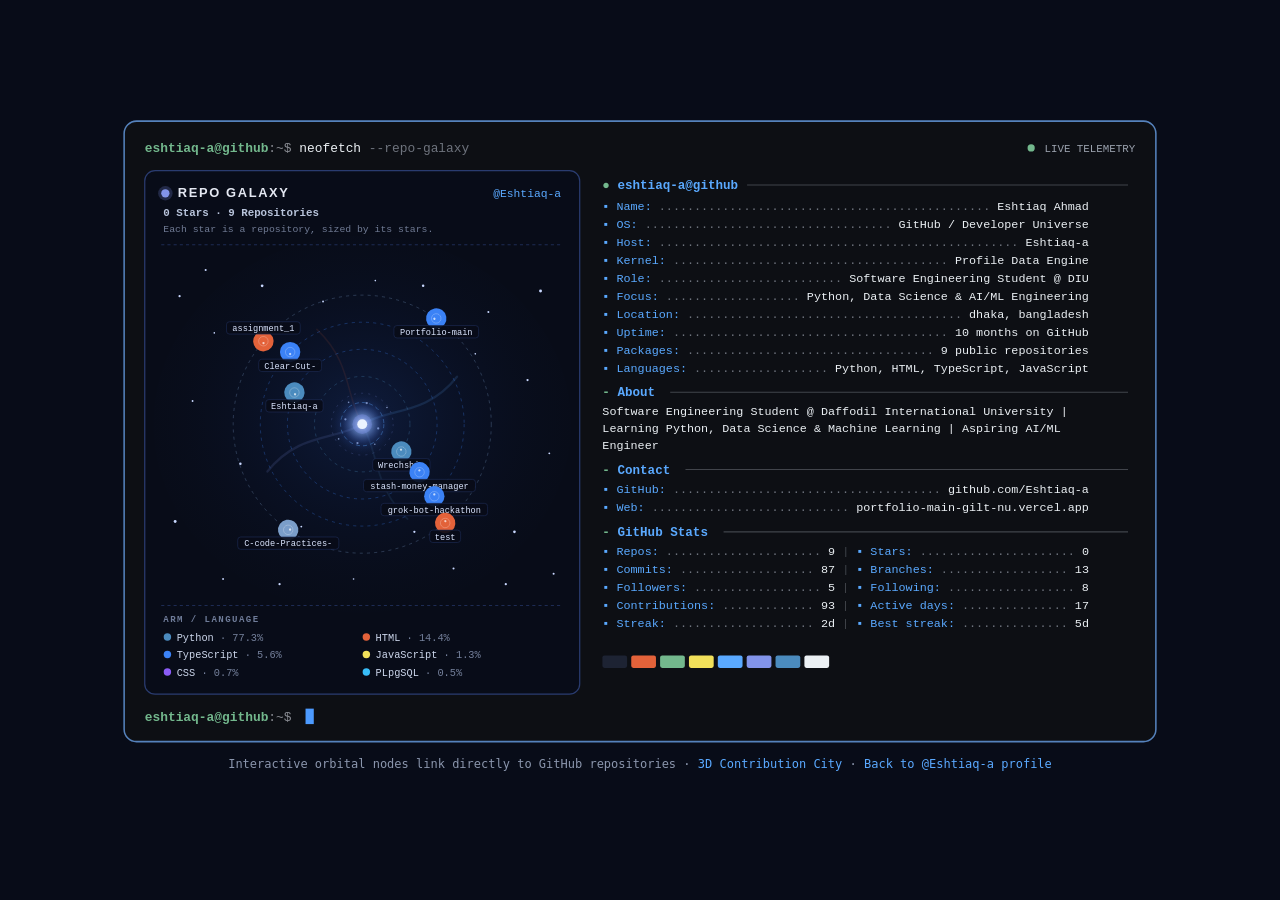
<file: docs/index.html>
<!DOCTYPE html>
<html lang="en">
<head>
  <meta charset="utf-8" />
  <meta name="viewport" content="width=device-width, initial-scale=1" />
  <title>Eshtiaq-a — Interactive Repo Galaxy</title>
  <style>
    :root { color-scheme: dark; }
    body {
      margin: 0;
      min-height: 100vh;
      display: grid;
      place-items: center;
      background: #080c18;
      color: #dce6ff;
      font-family: ui-monospace, SFMono-Regular, Menlo, Monaco, Consolas, monospace;
      padding: 20px;
      box-sizing: border-box;
    }
    main { width: min(100%, 1040px); }
    svg { width: 100%; height: auto; display: block; }
    .hint {
      margin-top: 12px;
      text-align: center;
      font-size: 12px;
      color: #8b96ad;
    }
    .hint a { color: #5aa9ff; text-decoration: none; }
    .hint a:hover { text-decoration: underline; }
  </style>
</head>
<body>
  <main>
    <svg xmlns="http://www.w3.org/2000/svg" viewBox="0 0 1009 610" width="1009" height="610" role="img" aria-label="eshtiaq-a@github animated Repo Galaxy and Neofetch developer terminal">
  <defs>
    <radialGradient id="gx-nebula-bg" cx="50%" cy="48%" r="60%">
      <stop offset="0%" stop-color="#11224a" stop-opacity="0.72" />
      <stop offset="45%" stop-color="#0b1530" stop-opacity="0.45" />
      <stop offset="100%" stop-color="#080c18" stop-opacity="0" />
    </radialGradient>
    <radialGradient id="gx-core-glow" cx="50%" cy="50%" r="50%">
      <stop offset="0%" stop-color="#e5efff" stop-opacity="0.95" />
      <stop offset="22%" stop-color="#8bb4ff" stop-opacity="0.65" />
      <stop offset="55%" stop-color="#3b5fc0" stop-opacity="0.22" />
      <stop offset="100%" stop-color="#080c18" stop-opacity="0" />
    </radialGradient>
  </defs>

  <style>
    .nf-mono {
      font-family: ui-monospace, SFMono-Regular, Menlo, Monaco, Consolas, "Liberation Mono", monospace;
    }
    .nf-panel {
      font-size: 11.4px;
    }
    @keyframes nfCursorBlink {
      0%, 49% { opacity: 1; }
      50%, 100% { opacity: 0.15; }
    }
    .nf-cursor {
      animation: nfCursorBlink 1.3s step-end infinite;
    }
    @media (prefers-reduced-motion: reduce) {
      .nf-cursor { animation: none; opacity: 1; }
    }
    /* Repo Galaxy CSS Animations — Camo-safe pure CSS keyframes (inlined into SVG assets) */

.gx-title {
  font-family: -apple-system, BlinkMacSystemFont, "Segoe UI", Roboto, Helvetica, Arial, sans-serif;
  letter-spacing: 1.6px;
}

.gx-mono {
  font-family: ui-monospace, SFMono-Regular, Menlo, Monaco, Consolas, "Liberation Mono", monospace;
}

@keyframes gxStarTwinkle {
  0%, 100% {
    opacity: 0.25;
  }
  50% {
    opacity: 0.95;
  }
}

@keyframes gxCorePulse {
  0%, 100% {
    transform: scale(0.95);
    opacity: 0.72;
  }
  50% {
    transform: scale(1.08);
    opacity: 1;
  }
}

@keyframes gxCoreSpin {
  0% {
    transform: rotate(0deg);
  }
  100% {
    transform: rotate(360deg);
  }
}

@keyframes gxCoreSpinReverse {
  0% {
    transform: rotate(360deg);
  }
  100% {
    transform: rotate(0deg);
  }
}

@keyframes gxNodeGlow {
  0%, 100% {
    opacity: 0.22;
  }
  50% {
    opacity: 0.52;
  }
}

.gx-star-a {
  animation: gxStarTwinkle 3.4s ease-in-out infinite;
}

.gx-star-b {
  animation: gxStarTwinkle 4.9s ease-in-out 1.4s infinite;
}

.gx-star-c {
  animation: gxStarTwinkle 6.2s ease-in-out 2.3s infinite;
}

.gx-core-pulse {
  transform-origin: 0px 0px;
  animation: gxCorePulse 5.5s ease-in-out infinite;
}

.gx-spiral-spin {
  transform-origin: 0px 0px;
  animation: gxCoreSpin 96s linear infinite;
}

.gx-ring-spin {
  transform-origin: 0px 0px;
  animation: gxCoreSpinReverse 52s linear infinite;
}

.gx-particles-spin {
  transform-origin: 0px 0px;
  animation: gxCoreSpin 68s linear infinite;
}

.gx-node-halo {
  animation: gxNodeGlow 3.6s ease-in-out infinite;
}

.gx-repo-link {
  cursor: pointer;
  pointer-events: all;
  text-decoration: none;
}

.gx-repo-link .gx-node-dot,
.gx-repo-link .gx-label-pill,
.gx-repo-link .gx-label-text {
  transition: opacity 0.16s ease, stroke 0.16s ease, stroke-width 0.16s ease, fill 0.16s ease;
}

.gx-repo-link:hover .gx-node-halo,
.gx-repo-link:focus .gx-node-halo {
  opacity: 0.85;
}

.gx-repo-link:hover .gx-node-dot,
.gx-repo-link:focus .gx-node-dot {
  stroke: #ffffff;
  stroke-opacity: 0.95;
  stroke-width: 1.4;
}

.gx-repo-link:hover .gx-label-pill,
.gx-repo-link:focus .gx-label-pill {
  fill: #101b38;
  stroke: #5aa9ff;
  stroke-width: 1.1;
}

.gx-repo-link:hover .gx-label-text,
.gx-repo-link:focus .gx-label-text {
  fill: #ffffff;
}

.gx-orbit-0 {
  transform-origin: 0px 0px;
  animation: gxCoreSpin 42s linear infinite;
}
.gx-counter-0 {
  transform-origin: 0px 0px;
  animation: gxCoreSpinReverse 42s linear infinite;
}

.gx-orbit-1 {
  transform-origin: 0px 0px;
  animation: gxCoreSpin 58s linear infinite;
}
.gx-counter-1 {
  transform-origin: 0px 0px;
  animation: gxCoreSpinReverse 58s linear infinite;
}

.gx-orbit-2 {
  transform-origin: 0px 0px;
  animation: gxCoreSpin 76s linear infinite;
}
.gx-counter-2 {
  transform-origin: 0px 0px;
  animation: gxCoreSpinReverse 76s linear infinite;
}

.gx-orbit-3 {
  transform-origin: 0px 0px;
  animation: gxCoreSpin 96s linear infinite;
}
.gx-counter-3 {
  transform-origin: 0px 0px;
  animation: gxCoreSpinReverse 96s linear infinite;
}

.gx-orbit-4 {
  transform-origin: 0px 0px;
  animation: gxCoreSpin 120s linear infinite;
}
.gx-counter-4 {
  transform-origin: 0px 0px;
  animation: gxCoreSpinReverse 120s linear infinite;
}

@media (prefers-reduced-motion: reduce) {
  .gx-star-a, .gx-star-b, .gx-star-c,
  .gx-core-pulse, .gx-spiral-spin, .gx-ring-spin, .gx-particles-spin,
  .gx-node-halo,
  .gx-orbit-0, .gx-counter-0,
  .gx-orbit-1, .gx-counter-1,
  .gx-orbit-2, .gx-counter-2,
  .gx-orbit-3, .gx-counter-3,
  .gx-orbit-4, .gx-counter-4 {
    animation: none;
  }
}

  </style>

  <rect x="4" y="4" width="1001" height="602" rx="12" ry="12" fill="#0d0f14" stroke="#5582bc" stroke-width="1.5" pointer-events="none" />

  <g class="nf-mono">
    <text x="24" y="34" font-size="12.5" xml:space="preserve"><tspan fill="#73b88d" font-weight="700">eshtiaq-a@github</tspan><tspan fill="#888b92">:~$</tspan><tspan fill="#ebf0f4"> neofetch</tspan><tspan fill="#6e737d"> --repo-galaxy</tspan></text>
    <circle cx="884" cy="30" r="3.5" fill="#73b88d" /><text x="985" y="34" text-anchor="end" font-size="10.5" fill="#9aa1ad">LIVE TELEMETRY</text>

    <g id="repo-galaxy-panel" class="gx-mono">
      <defs><clipPath id="gx-box-clip"><rect x="24.0" y="52.0" width="422.0" height="508.0" rx="10" ry="10" /></clipPath></defs>
      <rect x="24.0" y="52.0" width="422.0" height="508.0" rx="10" ry="10" fill="#080c18" stroke="#2a3c70" stroke-width="1.2" pointer-events="none" />
      <g clip-path="url(#gx-box-clip)">
        <ellipse cx="235.0" cy="298.0" rx="202.6" ry="182.9" fill="url(#gx-nebula-bg)" pointer-events="none" />
        <circle class="gx-star-a" cx="57.8" cy="173.9" r="1.1" fill="#c9d8ff" pointer-events="none" />
    <circle class="gx-star-b" cx="91.5" cy="209.5" r="0.8" fill="#c9d8ff" pointer-events="none" />
    <circle class="gx-star-c" cx="137.9" cy="163.8" r="1.3" fill="#c9d8ff" pointer-events="none" />
    <circle class="gx-star-a" cx="197.0" cy="179.0" r="0.9" fill="#c9d8ff" pointer-events="none" />
    <circle class="gx-star-b" cx="294.1" cy="163.8" r="1.2" fill="#c9d8ff" pointer-events="none" />
    <circle class="gx-star-c" cx="357.4" cy="189.2" r="1.0" fill="#c9d8ff" pointer-events="none" />
    <circle class="gx-star-a" cx="408.0" cy="168.8" r="1.4" fill="#c9d8ff" pointer-events="none" />
    <circle class="gx-star-c" cx="70.4" cy="275.5" r="0.9" fill="#c9d8ff" pointer-events="none" />
    <circle class="gx-star-a" cx="116.8" cy="336.5" r="1.2" fill="#c9d8ff" pointer-events="none" />
    <circle class="gx-star-b" cx="53.5" cy="392.4" r="1.4" fill="#c9d8ff" pointer-events="none" />
    <circle class="gx-star-c" cx="100.0" cy="448.2" r="0.9" fill="#c9d8ff" pointer-events="none" />
    <circle class="gx-star-a" cx="154.8" cy="453.3" r="1.1" fill="#c9d8ff" pointer-events="none" />
    <circle class="gx-star-b" cx="323.6" cy="438.1" r="1.0" fill="#c9d8ff" pointer-events="none" />
    <circle class="gx-star-c" cx="382.7" cy="402.5" r="1.3" fill="#c9d8ff" pointer-events="none" />
    <circle class="gx-star-a" cx="416.5" cy="326.3" r="0.9" fill="#c9d8ff" pointer-events="none" />
    <circle class="gx-star-b" cx="395.4" cy="255.2" r="1.1" fill="#c9d8ff" pointer-events="none" />
    <circle class="gx-star-c" cx="344.7" cy="229.8" r="0.8" fill="#c9d8ff" pointer-events="none" />
    <circle class="gx-star-b" cx="247.7" cy="158.7" r="0.8" fill="#c9d8ff" pointer-events="none" />
    <circle class="gx-star-b" cx="175.9" cy="397.4" r="0.9" fill="#c9d8ff" pointer-events="none" />
    <circle class="gx-star-a" cx="285.6" cy="402.5" r="1.1" fill="#c9d8ff" pointer-events="none" />
    <circle class="gx-star-b" cx="83.1" cy="148.5" r="1.0" fill="#c9d8ff" pointer-events="none" />
    <circle class="gx-star-a" cx="374.3" cy="453.3" r="1.1" fill="#c9d8ff" pointer-events="none" />
    <circle class="gx-star-c" cx="226.6" cy="448.2" r="0.8" fill="#c9d8ff" pointer-events="none" />
    <circle class="gx-star-b" cx="420.7" cy="443.2" r="1.0" fill="#c9d8ff" pointer-events="none" />
        <g pointer-events="none">
          <circle cx="44.0" cy="74.0" r="4" fill="#8294ea" />
          <circle cx="44.0" cy="74.0" r="7" fill="#8294ea" fill-opacity="0.22" />
          <text x="56.0" y="78.0" class="gx-title" font-size="12.5" font-weight="700" fill="#e5e9f3">REPO GALAXY</text>
          <text x="428.0" y="78.0" text-anchor="end" font-size="11.0" fill="#5aa9ff">@Eshtiaq-a</text>
          <text x="42.0" y="96.0" font-size="10.5" font-weight="600" fill="#b8c4db">0 Stars · 9 Repositories</text>
          <text x="42.0" y="112.0" font-size="9.5" fill="#707b94">Each star is a repository, sized by its stars.</text>
          <line x1="40.0" y1="124.0" x2="430.0" y2="124.0" stroke="#1d2b53" stroke-width="1" stroke-dasharray="3 3" />
        </g>
        <g transform="translate(235.0, 298.0)">
          <g class="gx-spiral-spin" pointer-events="none">
            <path d="M 0,0 C 26,-16 62,-8 92,-46" fill="none" stroke="#5aa9ff" stroke-width="2.2" stroke-opacity="0.14" stroke-linecap="round" />
            <path d="M 0,0 C -26,16 -62,8 -92,46" fill="none" stroke="#8294ea" stroke-width="2.2" stroke-opacity="0.14" stroke-linecap="round" />
            <path d="M 0,0 C 16,26 10,60 44,92" fill="none" stroke="#4b8bbe" stroke-width="1.8" stroke-opacity="0.12" stroke-linecap="round" />
            <path d="M 0,0 C -16,-26 -10,-60 -44,-92" fill="none" stroke="#e3623a" stroke-width="1.5" stroke-opacity="0.10" stroke-linecap="round" />
          </g>
          <circle cx="0" cy="0" r="46.3" fill="none" stroke="#4b8bbe" stroke-width="0.9" stroke-opacity="0.32" stroke-dasharray="3 4" pointer-events="none" />
      <circle cx="0" cy="0" r="72.6" fill="none" stroke="#3b82f6" stroke-width="0.9" stroke-opacity="0.32" stroke-dasharray="3 4" pointer-events="none" />
      <circle cx="0" cy="0" r="98.9" fill="none" stroke="#3b82f6" stroke-width="0.9" stroke-opacity="0.32" stroke-dasharray="3 4" pointer-events="none" />
      <circle cx="0" cy="0" r="125.2" fill="none" stroke="#7b9ec9" stroke-width="0.9" stroke-opacity="0.32" stroke-dasharray="3 4" pointer-events="none" />
          <g class="gx-ring-spin" pointer-events="none">
            <circle cx="0" cy="0" r="21" fill="none" stroke="#5aa9ff" stroke-width="0.9" stroke-opacity="0.45" stroke-dasharray="4 3" />
            <circle cx="0" cy="0" r="30" fill="none" stroke="#8294ea" stroke-width="0.7" stroke-opacity="0.30" stroke-dasharray="2 5" />
          </g>
          <g class="gx-particles-spin" pointer-events="none">
            <circle cx="15.5" cy="4.1" r="1.1" fill="#b9ceff" fill-opacity="0.72" pointer-events="none" />
        <circle cx="12.2" cy="19.5" r="0.8" fill="#b9ceff" fill-opacity="0.72" pointer-events="none" />
        <circle cx="-4.6" cy="18.4" r="1.1" fill="#b9ceff" fill-opacity="0.72" pointer-events="none" />
        <circle cx="-22.9" cy="14.3" r="0.8" fill="#b9ceff" fill-opacity="0.72" pointer-events="none" />
        <circle cx="-16.3" cy="-4.7" r="1.1" fill="#b9ceff" fill-opacity="0.72" pointer-events="none" />
        <circle cx="-13.2" cy="-21.2" r="0.8" fill="#b9ceff" fill-opacity="0.72" pointer-events="none" />
        <circle cx="4.4" cy="-20.5" r="1.1" fill="#b9ceff" fill-opacity="0.72" pointer-events="none" />
        <circle cx="24.0" cy="-16.2" r="0.8" fill="#b9ceff" fill-opacity="0.72" pointer-events="none" />
          </g>
          <g class="gx-core-pulse" pointer-events="none">
            <circle cx="0" cy="0" r="34" fill="url(#gx-core-glow)" />
            <circle cx="0" cy="0" r="9.5" fill="#8294ea" fill-opacity="0.38" />
            <circle cx="0" cy="0" r="4.8" fill="#ebf3ff" />
          </g>
          <g class="gx-orbit-0" pointer-events="none">
          <g transform="rotate(35.00) translate(46.3, 0)" pointer-events="none">
            <a class="gx-repo-link" href="https://github.com/Eshtiaq-a/Wrechship" target="_blank" rel="noopener noreferrer" pointer-events="all" aria-label="Open Wrechship repository on GitHub">
              <title>Wrechship · Python · 0★ · 31 commits — WrechShip is a shipwreck and maritime-disaster dataset till 2026, with vessel names, loss dates, available times, vessel types, incident details, and wreck coordinates.</title>
              <circle class="gx-node-hit" cx="0" cy="0" r="13.0" fill="#080c18" fill-opacity="0.001" />
              <circle class="gx-node-halo" cx="0" cy="0" r="9.89" fill="#4b8bbe" />
              <circle class="gx-node-dot" cx="0" cy="0" r="4.60" fill="#4b8bbe" fill-opacity="0.98" stroke="#ffffff" stroke-opacity="0.35" stroke-width="0.6" />
              <circle cx="-1.29" cy="-1.29" r="1.10" fill="#ffffff" fill-opacity="0.7" />
              <g class="gx-counter-0">
                <g transform="rotate(-35.00)"><rect class="gx-label-hit" x="-29.8" y="4.9" width="59.7" height="16.0" rx="4" fill="#080c18" fill-opacity="0.001" /><rect class="gx-label-pill" x="-27.8" y="6.9" width="55.7" height="12.0" rx="3" fill="#080c18" fill-opacity="0.90" stroke="#1e2d57" stroke-width="0.6" /><text class="gx-label-text" x="0" y="16.1" text-anchor="middle" font-size="8.4" fill="#dce6ff">Wrechship</text></g>
              </g>
            </a>
          </g>
        </g>
      <g class="gx-orbit-1" pointer-events="none">
          <g transform="rotate(40.00) translate(72.6, 0)" pointer-events="none">
            <a class="gx-repo-link" href="https://github.com/Eshtiaq-a/stash-money-manager" target="_blank" rel="noopener noreferrer" pointer-events="all" aria-label="Open stash-money-manager repository on GitHub">
              <title>stash-money-manager · TypeScript · 0★ · 16 commits — this is a money management app for university going students who tends to save money regularly , making it a bit fun to save money .</title>
              <circle class="gx-node-hit" cx="0" cy="0" r="13.0" fill="#080c18" fill-opacity="0.001" />
              <circle class="gx-node-halo" cx="0" cy="0" r="9.89" fill="#3b82f6" />
              <circle class="gx-node-dot" cx="0" cy="0" r="4.60" fill="#3b82f6" fill-opacity="0.98" stroke="#ffffff" stroke-opacity="0.35" stroke-width="0.6" />
              <circle cx="-1.29" cy="-1.29" r="1.10" fill="#ffffff" fill-opacity="0.7" />
              <g class="gx-counter-1">
                <g transform="rotate(-40.00)"><rect class="gx-label-hit" x="-56.4" y="4.9" width="112.7" height="16.0" rx="4" fill="#080c18" fill-opacity="0.001" /><rect class="gx-label-pill" x="-54.4" y="6.9" width="108.7" height="12.0" rx="3" fill="#080c18" fill-opacity="0.90" stroke="#1e2d57" stroke-width="0.6" /><text class="gx-label-text" x="0" y="16.1" text-anchor="middle" font-size="8.4" fill="#dce6ff">stash-money-manager</text></g>
              </g>
            </a>
          </g>
        </g>
      <g class="gx-orbit-1" pointer-events="none">
          <g transform="rotate(205.00) translate(72.6, 0)" pointer-events="none">
            <a class="gx-repo-link" href="https://github.com/Eshtiaq-a/Eshtiaq-a" target="_blank" rel="noopener noreferrer" pointer-events="all" aria-label="Open Eshtiaq-a repository on GitHub">
              <title>Eshtiaq-a · Python · 0★ · 14 commits — No description provided yet.</title>
              <circle class="gx-node-hit" cx="0" cy="0" r="13.0" fill="#080c18" fill-opacity="0.001" />
              <circle class="gx-node-halo" cx="0" cy="0" r="9.89" fill="#4b8bbe" />
              <circle class="gx-node-dot" cx="0" cy="0" r="4.60" fill="#4b8bbe" fill-opacity="0.98" stroke="#ffffff" stroke-opacity="0.35" stroke-width="0.6" />
              <circle cx="-1.29" cy="-1.29" r="1.10" fill="#ffffff" fill-opacity="0.7" />
              <g class="gx-counter-1">
                <g transform="rotate(-205.00)"><rect class="gx-label-hit" x="-29.8" y="4.9" width="59.7" height="16.0" rx="4" fill="#080c18" fill-opacity="0.001" /><rect class="gx-label-pill" x="-27.8" y="6.9" width="55.7" height="12.0" rx="3" fill="#080c18" fill-opacity="0.90" stroke="#1e2d57" stroke-width="0.6" /><text class="gx-label-text" x="0" y="16.1" text-anchor="middle" font-size="8.4" fill="#dce6ff">Eshtiaq-a</text></g>
              </g>
            </a>
          </g>
        </g>
      <g class="gx-orbit-2" pointer-events="none">
          <g transform="rotate(225.00) translate(98.9, 0)" pointer-events="none">
            <a class="gx-repo-link" href="https://github.com/Eshtiaq-a/Clear-Cut-" target="_blank" rel="noopener noreferrer" pointer-events="all" aria-label="Open Clear-Cut- repository on GitHub">
              <title>Clear-Cut- · TypeScript · 0★ · 14 commits — a platform where you can see discounted products from many companies around the globe</title>
              <circle class="gx-node-hit" cx="0" cy="0" r="13.0" fill="#080c18" fill-opacity="0.001" />
              <circle class="gx-node-halo" cx="0" cy="0" r="9.89" fill="#3b82f6" />
              <circle class="gx-node-dot" cx="0" cy="0" r="4.60" fill="#3b82f6" fill-opacity="0.98" stroke="#ffffff" stroke-opacity="0.35" stroke-width="0.6" />
              <circle cx="-1.29" cy="-1.29" r="1.10" fill="#ffffff" fill-opacity="0.7" />
              <g class="gx-counter-2">
                <g transform="rotate(-225.00)"><rect class="gx-label-hit" x="-32.5" y="4.9" width="65.0" height="16.0" rx="4" fill="#080c18" fill-opacity="0.001" /><rect class="gx-label-pill" x="-30.5" y="6.9" width="61.0" height="12.0" rx="3" fill="#080c18" fill-opacity="0.90" stroke="#1e2d57" stroke-width="0.6" /><text class="gx-label-text" x="0" y="16.1" text-anchor="middle" font-size="8.4" fill="#dce6ff">Clear-Cut-</text></g>
              </g>
            </a>
          </g>
        </g>
      <g class="gx-orbit-2" pointer-events="none">
          <g transform="rotate(45.00) translate(98.9, 0)" pointer-events="none">
            <a class="gx-repo-link" href="https://github.com/Eshtiaq-a/grok-bot-hackathon" target="_blank" rel="noopener noreferrer" pointer-events="all" aria-label="Open grok-bot-hackathon repository on GitHub">
              <title>grok-bot-hackathon · TypeScript · 0★ · 5 commits — No description provided yet.</title>
              <circle class="gx-node-hit" cx="0" cy="0" r="13.0" fill="#080c18" fill-opacity="0.001" />
              <circle class="gx-node-halo" cx="0" cy="0" r="9.89" fill="#3b82f6" />
              <circle class="gx-node-dot" cx="0" cy="0" r="4.60" fill="#3b82f6" fill-opacity="0.98" stroke="#ffffff" stroke-opacity="0.35" stroke-width="0.6" />
              <circle cx="-1.29" cy="-1.29" r="1.10" fill="#ffffff" fill-opacity="0.7" />
              <g class="gx-counter-2">
                <g transform="rotate(-45.00)"><rect class="gx-label-hit" x="-53.7" y="4.9" width="107.4" height="16.0" rx="4" fill="#080c18" fill-opacity="0.001" /><rect class="gx-label-pill" x="-51.7" y="6.9" width="103.4" height="12.0" rx="3" fill="#080c18" fill-opacity="0.90" stroke="#1e2d57" stroke-width="0.6" /><text class="gx-label-text" x="0" y="16.1" text-anchor="middle" font-size="8.4" fill="#dce6ff">grok-bot-hackathon</text></g>
              </g>
            </a>
          </g>
        </g>
      <g class="gx-orbit-3" pointer-events="none">
          <g transform="rotate(125.00) translate(125.2, 0)" pointer-events="none">
            <a class="gx-repo-link" href="https://github.com/Eshtiaq-a/C-code-Practices-" target="_blank" rel="noopener noreferrer" pointer-events="all" aria-label="Open C-code-Practices- repository on GitHub">
              <title>C-code-Practices- · C · 0★ · 3 commits — here i will store all the problems i solved in C . as C is one of the mother language , i am trying to master it .</title>
              <circle class="gx-node-hit" cx="0" cy="0" r="13.0" fill="#080c18" fill-opacity="0.001" />
              <circle class="gx-node-halo" cx="0" cy="0" r="9.89" fill="#7b9ec9" />
              <circle class="gx-node-dot" cx="0" cy="0" r="4.60" fill="#7b9ec9" fill-opacity="0.98" stroke="#ffffff" stroke-opacity="0.35" stroke-width="0.6" />
              <circle cx="-1.29" cy="-1.29" r="1.10" fill="#ffffff" fill-opacity="0.7" />
              <g class="gx-counter-3">
                <g transform="rotate(-125.00)"><rect class="gx-label-hit" x="-51.0" y="4.9" width="102.1" height="16.0" rx="4" fill="#080c18" fill-opacity="0.001" /><rect class="gx-label-pill" x="-49.0" y="6.9" width="98.1" height="12.0" rx="3" fill="#080c18" fill-opacity="0.90" stroke="#1e2d57" stroke-width="0.6" /><text class="gx-label-text" x="0" y="16.1" text-anchor="middle" font-size="8.4" fill="#dce6ff">C-code-Practices-</text></g>
              </g>
            </a>
          </g>
        </g>
      <g class="gx-orbit-3" pointer-events="none">
          <g transform="rotate(220.00) translate(125.2, 0)" pointer-events="none">
            <a class="gx-repo-link" href="https://github.com/Eshtiaq-a/assignment_1" target="_blank" rel="noopener noreferrer" pointer-events="all" aria-label="Open assignment_1 repository on GitHub">
              <title>assignment_1 · HTML · 0★ · 2 commits — No description provided yet.</title>
              <circle class="gx-node-hit" cx="0" cy="0" r="13.0" fill="#080c18" fill-opacity="0.001" />
              <circle class="gx-node-halo" cx="0" cy="0" r="9.89" fill="#e3623a" />
              <circle class="gx-node-dot" cx="0" cy="0" r="4.60" fill="#e3623a" fill-opacity="0.98" stroke="#ffffff" stroke-opacity="0.35" stroke-width="0.6" />
              <circle cx="-1.29" cy="-1.29" r="1.10" fill="#ffffff" fill-opacity="0.7" />
              <g class="gx-counter-3">
                <g transform="rotate(-220.00)"><rect class="gx-label-hit" x="-37.8" y="-20.9" width="75.6" height="16.0" rx="4" fill="#080c18" fill-opacity="0.001" /><rect class="gx-label-pill" x="-35.8" y="-18.9" width="71.6" height="12.0" rx="3" fill="#080c18" fill-opacity="0.90" stroke="#1e2d57" stroke-width="0.6" /><text class="gx-label-text" x="0" y="-9.7" text-anchor="middle" font-size="8.4" fill="#dce6ff">assignment_1</text></g>
              </g>
            </a>
          </g>
        </g>
      <g class="gx-orbit-3" pointer-events="none">
          <g transform="rotate(305.00) translate(125.2, 0)" pointer-events="none">
            <a class="gx-repo-link" href="https://github.com/Eshtiaq-a/Portfolio-main" target="_blank" rel="noopener noreferrer" pointer-events="all" aria-label="Open Portfolio-main repository on GitHub">
              <title>Portfolio-main · TypeScript · 0★ · 1 commits — this is my portfolio site where ill be sharing my works</title>
              <circle class="gx-node-hit" cx="0" cy="0" r="13.0" fill="#080c18" fill-opacity="0.001" />
              <circle class="gx-node-halo" cx="0" cy="0" r="9.89" fill="#3b82f6" />
              <circle class="gx-node-dot" cx="0" cy="0" r="4.60" fill="#3b82f6" fill-opacity="0.98" stroke="#ffffff" stroke-opacity="0.35" stroke-width="0.6" />
              <circle cx="-1.29" cy="-1.29" r="1.10" fill="#ffffff" fill-opacity="0.7" />
              <g class="gx-counter-3">
                <g transform="rotate(-305.00)"><rect class="gx-label-hit" x="-43.1" y="4.9" width="86.2" height="16.0" rx="4" fill="#080c18" fill-opacity="0.001" /><rect class="gx-label-pill" x="-41.1" y="6.9" width="82.2" height="12.0" rx="3" fill="#080c18" fill-opacity="0.90" stroke="#1e2d57" stroke-width="0.6" /><text class="gx-label-text" x="0" y="16.1" text-anchor="middle" font-size="8.4" fill="#dce6ff">Portfolio-main</text></g>
              </g>
            </a>
          </g>
        </g>
      <g class="gx-orbit-3" pointer-events="none">
          <g transform="rotate(50.00) translate(125.2, 0)" pointer-events="none">
            <a class="gx-repo-link" href="https://github.com/Eshtiaq-a/test" target="_blank" rel="noopener noreferrer" pointer-events="all" aria-label="Open test repository on GitHub">
              <title>test · HTML · 0★ · 1 commits — No description provided yet.</title>
              <circle class="gx-node-hit" cx="0" cy="0" r="13.0" fill="#080c18" fill-opacity="0.001" />
              <circle class="gx-node-halo" cx="0" cy="0" r="9.89" fill="#e3623a" />
              <circle class="gx-node-dot" cx="0" cy="0" r="4.60" fill="#e3623a" fill-opacity="0.98" stroke="#ffffff" stroke-opacity="0.35" stroke-width="0.6" />
              <circle cx="-1.29" cy="-1.29" r="1.10" fill="#ffffff" fill-opacity="0.7" />
              <g class="gx-counter-3">
                <g transform="rotate(-50.00)"><rect class="gx-label-hit" x="-17.0" y="4.9" width="34.0" height="16.0" rx="4" fill="#080c18" fill-opacity="0.001" /><rect class="gx-label-pill" x="-15.0" y="6.9" width="30.0" height="12.0" rx="3" fill="#080c18" fill-opacity="0.90" stroke="#1e2d57" stroke-width="0.6" /><text class="gx-label-text" x="0" y="16.1" text-anchor="middle" font-size="8.4" fill="#dce6ff">test</text></g>
              </g>
            </a>
          </g>
        </g>
          
        </g>
        <line x1="40.0" y1="474.0" x2="430.0" y2="474.0" stroke="#1d2b53" stroke-width="1" stroke-dasharray="3 3" pointer-events="none" />
        <text x="42.0" y="490.0" font-size="8.8" font-weight="700" letter-spacing="1.4" fill="#6f7c99" pointer-events="none">ARM / LANGUAGE</text>
        <circle cx="46.0" cy="504.5" r="3.6" fill="#4b8bbe" pointer-events="none" /><text x="55.0" y="508.0" font-size="10.0" fill="#cdd7ec" pointer-events="none">Python <tspan fill="#75819c">· 77.3%</tspan></text>
    <circle cx="239.0" cy="504.5" r="3.6" fill="#e3623a" pointer-events="none" /><text x="248.0" y="508.0" font-size="10.0" fill="#cdd7ec" pointer-events="none">HTML <tspan fill="#75819c">· 14.4%</tspan></text>
    <circle cx="46.0" cy="521.5" r="3.6" fill="#3b82f6" pointer-events="none" /><text x="55.0" y="525.0" font-size="10.0" fill="#cdd7ec" pointer-events="none">TypeScript <tspan fill="#75819c">· 5.6%</tspan></text>
    <circle cx="239.0" cy="521.5" r="3.6" fill="#f1e05a" pointer-events="none" /><text x="248.0" y="525.0" font-size="10.0" fill="#cdd7ec" pointer-events="none">JavaScript <tspan fill="#75819c">· 1.3%</tspan></text>
    <circle cx="46.0" cy="538.5" r="3.6" fill="#8b5cf6" pointer-events="none" /><text x="55.0" y="542.0" font-size="10.0" fill="#cdd7ec" pointer-events="none">CSS <tspan fill="#75819c">· 0.7%</tspan></text>
    <circle cx="239.0" cy="538.5" r="3.6" fill="#38bdf8" pointer-events="none" /><text x="248.0" y="542.0" font-size="10.0" fill="#cdd7ec" pointer-events="none">PLpgSQL <tspan fill="#75819c">· 0.5%</tspan></text>
      </g>
    </g>

    <g class="nf-panel" pointer-events="none">
      <text x="468.0" y="70.0" font-size="12.2" font-weight="700" fill="#5aa9ff" xml:space="preserve"><tspan fill="#73b88d">●</tspan> eshtiaq-a@github</text>
    <line x1="608.4" y1="66.0" x2="978.0" y2="66.0" stroke="#41444b" stroke-width="1" />
      <text x="468.0" y="90.0" xml:space="preserve"><tspan fill="#5aa9ff">▪ Name: </tspan><tspan fill="#6e737d">...............................................</tspan><tspan fill="#ebf0f4"> Eshtiaq Ahmad</tspan></text>
      <text x="468.0" y="107.5" xml:space="preserve"><tspan fill="#5aa9ff">▪ OS: </tspan><tspan fill="#6e737d">...................................</tspan><tspan fill="#ebf0f4"> GitHub / Developer Universe</tspan></text>
      <text x="468.0" y="125.0" xml:space="preserve"><tspan fill="#5aa9ff">▪ Host: </tspan><tspan fill="#6e737d">...................................................</tspan><tspan fill="#ebf0f4"> Eshtiaq-a</tspan></text>
      <text x="468.0" y="142.5" xml:space="preserve"><tspan fill="#5aa9ff">▪ Kernel: </tspan><tspan fill="#6e737d">.......................................</tspan><tspan fill="#ebf0f4"> Profile Data Engine</tspan></text>
      <text x="468.0" y="160.0" xml:space="preserve"><tspan fill="#5aa9ff">▪ Role: </tspan><tspan fill="#6e737d">..........................</tspan><tspan fill="#ebf0f4"> Software Engineering Student @ DIU</tspan></text>
      <text x="468.0" y="177.5" xml:space="preserve"><tspan fill="#5aa9ff">▪ Focus: </tspan><tspan fill="#6e737d">...................</tspan><tspan fill="#ebf0f4"> Python, Data Science &amp; AI/ML Engineering</tspan></text>
      <text x="468.0" y="195.0" xml:space="preserve"><tspan fill="#5aa9ff">▪ Location: </tspan><tspan fill="#6e737d">.......................................</tspan><tspan fill="#ebf0f4"> dhaka, bangladesh</tspan></text>
      <text x="468.0" y="212.5" xml:space="preserve"><tspan fill="#5aa9ff">▪ Uptime: </tspan><tspan fill="#6e737d">.......................................</tspan><tspan fill="#ebf0f4"> 10 months on GitHub</tspan></text>
      <text x="468.0" y="230.0" xml:space="preserve"><tspan fill="#5aa9ff">▪ Packages: </tspan><tspan fill="#6e737d">...................................</tspan><tspan fill="#ebf0f4"> 9 public repositories</tspan></text>
      <text x="468.0" y="247.5" xml:space="preserve"><tspan fill="#5aa9ff">▪ Languages: </tspan><tspan fill="#6e737d">...................</tspan><tspan fill="#ebf0f4"> Python, HTML, TypeScript, JavaScript</tspan></text>
      <text x="468.0" y="271.0" font-size="12.2" font-weight="700" fill="#5aa9ff" xml:space="preserve"><tspan fill="#73b88d">-</tspan> About</text>
    <line x1="533.8" y1="267.0" x2="978.0" y2="267.0" stroke="#41444b" stroke-width="1" />
      <text x="468.0" y="289.5" fill="#ebf0f4" xml:space="preserve">Software Engineering Student @ Daffodil International University |</text>
      <text x="468.0" y="306.0" fill="#ebf0f4" xml:space="preserve">Learning Python, Data Science &amp; Machine Learning | Aspiring AI/ML</text>
      <text x="468.0" y="322.5" fill="#ebf0f4" xml:space="preserve">Engineer</text>
      <text x="468.0" y="346.0" font-size="12.2" font-weight="700" fill="#5aa9ff" xml:space="preserve"><tspan fill="#73b88d">-</tspan> Contact</text>
    <line x1="548.6" y1="342.0" x2="978.0" y2="342.0" stroke="#41444b" stroke-width="1" />
      <text x="468.0" y="364.5" xml:space="preserve"><tspan fill="#5aa9ff">▪ GitHub: </tspan><tspan fill="#6e737d">......................................</tspan><tspan fill="#ebf0f4"> github.com/Eshtiaq-a</tspan></text>
      <text x="468.0" y="382.0" xml:space="preserve"><tspan fill="#5aa9ff">▪ Web: </tspan><tspan fill="#6e737d">............................</tspan><tspan fill="#ebf0f4"> portfolio-main-gilt-nu.vercel.app</tspan></text>
      <text x="468.0" y="406.5" font-size="12.2" font-weight="700" fill="#5aa9ff" xml:space="preserve"><tspan fill="#73b88d">-</tspan> GitHub Stats</text>
    <line x1="585.6" y1="402.5" x2="978.0" y2="402.5" stroke="#41444b" stroke-width="1" />
      <text x="468.0" y="425.0" xml:space="preserve"><tspan fill="#5aa9ff">▪ Repos: </tspan><tspan fill="#6e737d">......................</tspan><tspan fill="#ebf0f4"> 9</tspan><tspan fill="#41444b"> | </tspan><tspan fill="#5aa9ff">▪ Stars: </tspan><tspan fill="#6e737d">......................</tspan><tspan fill="#ebf0f4"> 0</tspan></text>
      <text x="468.0" y="442.5" xml:space="preserve"><tspan fill="#5aa9ff">▪ Commits: </tspan><tspan fill="#6e737d">...................</tspan><tspan fill="#ebf0f4"> 87</tspan><tspan fill="#41444b"> | </tspan><tspan fill="#5aa9ff">▪ Branches: </tspan><tspan fill="#6e737d">..................</tspan><tspan fill="#ebf0f4"> 13</tspan></text>
      <text x="468.0" y="460.0" xml:space="preserve"><tspan fill="#5aa9ff">▪ Followers: </tspan><tspan fill="#6e737d">..................</tspan><tspan fill="#ebf0f4"> 5</tspan><tspan fill="#41444b"> | </tspan><tspan fill="#5aa9ff">▪ Following: </tspan><tspan fill="#6e737d">..................</tspan><tspan fill="#ebf0f4"> 8</tspan></text>
      <text x="468.0" y="477.5" xml:space="preserve"><tspan fill="#5aa9ff">▪ Contributions: </tspan><tspan fill="#6e737d">.............</tspan><tspan fill="#ebf0f4"> 93</tspan><tspan fill="#41444b"> | </tspan><tspan fill="#5aa9ff">▪ Active days: </tspan><tspan fill="#6e737d">...............</tspan><tspan fill="#ebf0f4"> 17</tspan></text>
      <text x="468.0" y="495.0" xml:space="preserve"><tspan fill="#5aa9ff">▪ Streak: </tspan><tspan fill="#6e737d">....................</tspan><tspan fill="#ebf0f4"> 2d</tspan><tspan fill="#41444b"> | </tspan><tspan fill="#5aa9ff">▪ Best streak: </tspan><tspan fill="#6e737d">...............</tspan><tspan fill="#ebf0f4"> 5d</tspan></text>
      <rect x="468.0" y="522.5" width="24" height="12" rx="2" fill="#1d2333" />
      <rect x="496.0" y="522.5" width="24" height="12" rx="2" fill="#e3623a" />
      <rect x="524.0" y="522.5" width="24" height="12" rx="2" fill="#73b88d" />
      <rect x="552.0" y="522.5" width="24" height="12" rx="2" fill="#f1e05a" />
      <rect x="580.0" y="522.5" width="24" height="12" rx="2" fill="#5aa9ff" />
      <rect x="608.0" y="522.5" width="24" height="12" rx="2" fill="#8294ea" />
      <rect x="636.0" y="522.5" width="24" height="12" rx="2" fill="#4b8bbe" />
      <rect x="664.0" y="522.5" width="24" height="12" rx="2" fill="#ebf0f4" />
    </g>

    <text x="24" y="586" font-size="12.5" xml:space="preserve"><tspan fill="#73b88d" font-weight="700">eshtiaq-a@github</tspan><tspan fill="#888b92">:~$</tspan></text>
    <rect class="nf-cursor" x="180.0" y="574" width="8" height="15" fill="#4c9aff" />
  </g>
</svg>

    <p class="hint">Interactive orbital nodes link directly to GitHub repositories · <a href="city.html">3D Contribution City</a> · <a href="https://github.com/Eshtiaq-a">Back to @Eshtiaq-a profile</a></p>
  </main>
</body>
</html>
</file>
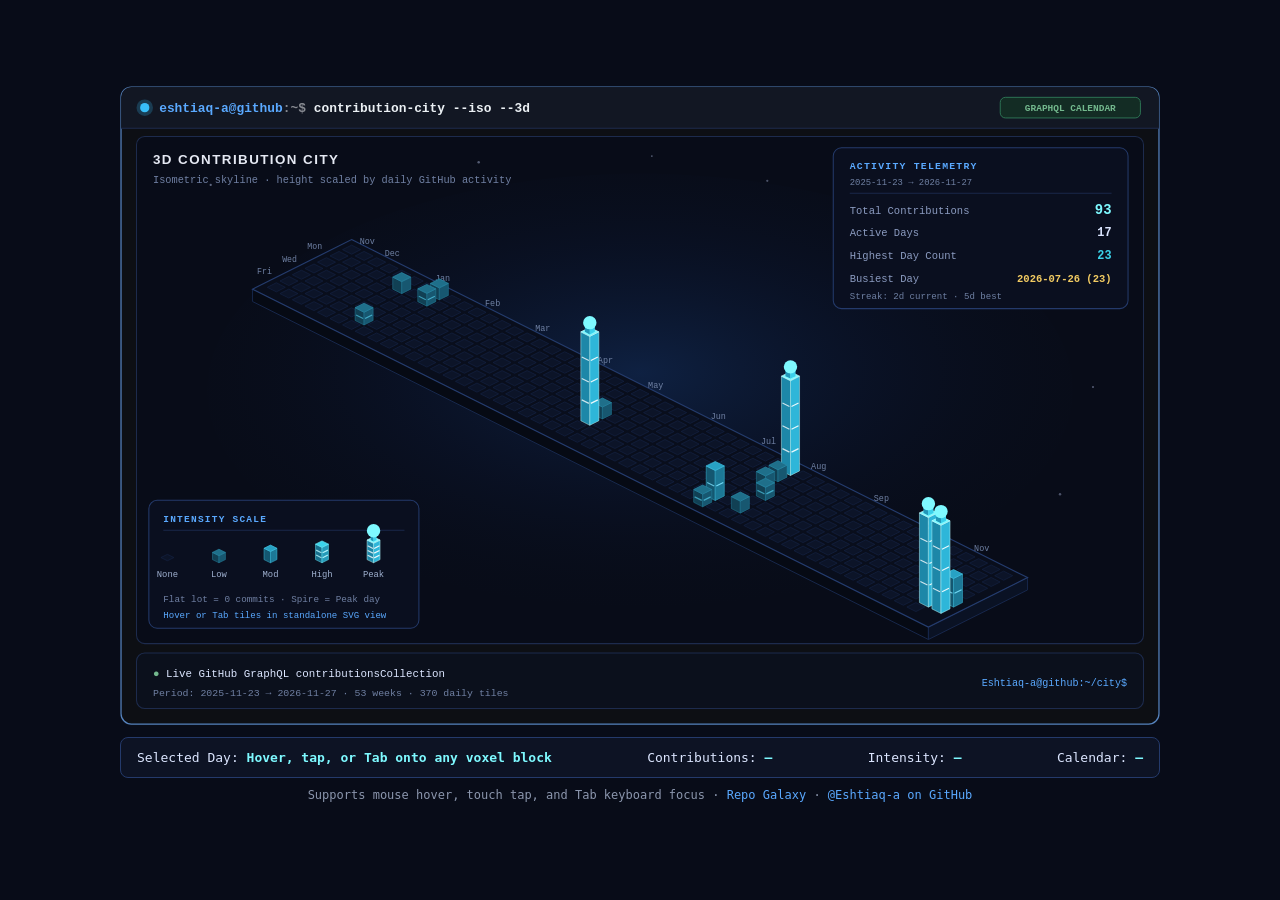
<file: docs/city.html>
<!DOCTYPE html>
<html lang="en">
<head>
  <meta charset="utf-8" />
  <meta name="viewport" content="width=device-width, initial-scale=1" />
  <title>Eshtiaq-a — Interactive 3D Contribution City</title>
  <style>
    :root { color-scheme: dark; }
    body {
      margin: 0;
      min-height: 100vh;
      display: grid;
      place-items: center;
      background: #080c18;
      color: #dce6ff;
      font-family: ui-monospace, SFMono-Regular, Menlo, Monaco, Consolas, monospace;
      padding: 20px;
      box-sizing: border-box;
    }
    main { width: min(100%, 1040px); }
    svg { width: 100%; height: auto; display: block; }
    .inspector {
      margin-top: 12px;
      padding: 12px 16px;
      border-radius: 8px;
      background: #0d1324;
      border: 1px solid #243a6b;
      display: flex;
      flex-wrap: wrap;
      gap: 14px;
      justify-content: space-between;
      align-items: center;
      font-size: 13px;
    }
    .inspector strong { color: #7ef9ff; }
    .hint {
      margin-top: 10px;
      text-align: center;
      font-size: 12px;
      color: #8b96ad;
    }
    .hint a { color: #5aa9ff; text-decoration: none; }
    .hint a:hover { text-decoration: underline; }
  </style>
</head>
<body>
  <main>
    <svg xmlns="http://www.w3.org/2000/svg" viewBox="0 0 1009 620" width="1009" height="620" role="img" aria-label="Eshtiaq-a 3D Isometric GitHub Contribution City showing 93 contributions across 17 active days">
  <defs>
    <clipPath id="city-frame-clip">
      <rect x="1" y="1" width="1007" height="618" rx="10" ry="10" />
    </clipPath>
    <radialGradient id="city-sky-glow" cx="50%" cy="46%" r="58%">
      <stop offset="0%" stop-color="#112952" stop-opacity="0.72" />
      <stop offset="50%" stop-color="#0b1630" stop-opacity="0.45" />
      <stop offset="100%" stop-color="#080c18" stop-opacity="0" />
    </radialGradient>
  </defs>

  <style>
    .city-mono {
      font-family: ui-monospace, SFMono-Regular, Menlo, Monaco, Consolas, "Liberation Mono", monospace;
    }
    .city-title {
      font-family: -apple-system, BlinkMacSystemFont, "Segoe UI", Roboto, Helvetica, Arial, sans-serif;
      letter-spacing: 1.4px;
    }
    @keyframes cityGrow {
      0% {
        opacity: 0.78;
      }
      50% {
        opacity: 1;
      }
      100% {
        opacity: 0.86;
      }
    }
    @keyframes cityBeaconPulse {
      0%, 100% {
        opacity: 0.38;
      }
      50% {
        opacity: 0.95;
      }
    }
    @keyframes cityAmbientGlow {
      0%, 100% {
        opacity: 0.72;
      }
      50% {
        opacity: 0.96;
      }
    }
    .city-bldg {
      animation: cityGrow 4.8s ease-in-out infinite;
    }
    .city-beacon-halo {
      animation: cityBeaconPulse 2.8s ease-in-out infinite;
    }
    .city-ambient-glow {
      animation: cityAmbientGlow 6.0s ease-in-out infinite;
    }
    .city-tile {
      cursor: pointer;
      outline: none;
      transition: transform 0.14s ease;
    }
    .city-tile:hover,
    .city-tile:focus-visible {
      transform: translateY(-2px);
    }
    .city-tile:hover .city-top,
    .city-tile:focus-visible .city-top {
      stroke: #ffffff;
      stroke-width: 1.3;
    }
    @media (prefers-reduced-motion: reduce) {
      .city-bldg,
      .city-beacon-halo,
      .city-ambient-glow {
        animation: none;
      }
      .city-tile {
        transition: none;
      }
    }
  </style>

  <rect x="1" y="1" width="1007" height="618" rx="10" ry="10" fill="#0d0f14" stroke="#5582bc" stroke-width="1.2" />

  <g clip-path="url(#city-frame-clip)" class="city-mono">
    <!-- Top Terminal Bar -->
    <rect x="1" y="1" width="1007" height="40" fill="#121723" />
    <line x1="1" y1="41" x2="1008" y2="41" stroke="#1d2b4d" stroke-width="1" />
    <circle cx="24" cy="21" r="4.5" fill="#38bdf8" />
    <circle cx="24" cy="21" r="8" fill="#38bdf8" fill-opacity="0.22" />
    <text x="38" y="25" font-size="12.5" font-weight="700" fill="#5aa9ff">eshtiaq-a@github<tspan fill="#888b92">:~$</tspan> <tspan fill="#ebf0f4">contribution-city --iso --3d</tspan></text>

    <rect x="854" y="11" width="136" height="20" rx="5" fill="#132c24" stroke="#2f7858" stroke-width="0.9" />
    <text x="922" y="24.5" text-anchor="middle" font-size="9.2" font-weight="700" fill="#73b88d">GRAPHQL CALENDAR</text>

    <!-- Main Isometric Diorama Viewport -->
    <rect x="16" y="49" width="977" height="492" rx="8" fill="#080c18" stroke="#1d2b4d" stroke-width="1" />
    <ellipse class="city-ambient-glow" cx="504.5" cy="295" rx="420" ry="210" fill="url(#city-sky-glow)" />

    <!-- Subtle decorative stars -->
    <circle cx="88" cy="96" r="1.1" fill="#c9d8ff" fill-opacity="0.45" />
    <circle cx="156" cy="78" r="0.9" fill="#c9d8ff" fill-opacity="0.35" />
    <circle cx="348" cy="74" r="1.2" fill="#c9d8ff" fill-opacity="0.40" />
    <circle cx="516" cy="68" r="0.9" fill="#c9d8ff" fill-opacity="0.38" />
    <circle cx="628" cy="92" r="1.1" fill="#c9d8ff" fill-opacity="0.35" />
    <circle cx="944" cy="292" r="1.0" fill="#c9d8ff" fill-opacity="0.40" />
    <circle cx="912" cy="396" r="1.2" fill="#c9d8ff" fill-opacity="0.35" />

    <!-- Top-Left Title Subtitle -->
    <text x="32" y="76" class="city-title" font-size="13.0" font-weight="700" fill="#e5e9f3">3D CONTRIBUTION CITY</text>
    <text x="32" y="94" font-size="10.0" fill="#7080a3">Isometric skyline · height scaled by daily GitHub activity</text>

    <!-- Isometric Diorama Slab + Axis Labels + Sorted Voxel Skyline -->
    <g id="city-diorama">
      <polygon points="128.6,197.1 784.3,525.0 784.3,537.0 128.6,209.1" fill="#060a14" stroke="#182a4f" stroke-width="0.9" />
      <polygon points="784.3,525.0 880.5,476.9 880.5,488.9 784.3,537.0" fill="#0a1224" stroke="#182a4f" stroke-width="0.9" />
      <polygon points="224.7,149.0 880.5,476.9 784.3,525.0 128.6,197.1" fill="#090e1c" stroke="#243c6e" stroke-width="1.1" />
      <text x="239.9" y="153.0" text-anchor="middle" font-size="8.2" fill="#6f80a3">Nov</text><text x="264.2" y="165.1" text-anchor="middle" font-size="8.2" fill="#6f80a3">Dec</text><text x="312.9" y="189.5" text-anchor="middle" font-size="8.2" fill="#6f80a3">Jan</text><text x="361.5" y="213.8" text-anchor="middle" font-size="8.2" fill="#6f80a3">Feb</text><text x="410.2" y="238.1" text-anchor="middle" font-size="8.2" fill="#6f80a3">Mar</text><text x="471.0" y="268.6" text-anchor="middle" font-size="8.2" fill="#6f80a3">Apr</text><text x="519.7" y="292.9" text-anchor="middle" font-size="8.2" fill="#6f80a3">May</text><text x="580.5" y="323.3" text-anchor="middle" font-size="8.2" fill="#6f80a3">Jun</text><text x="629.2" y="347.6" text-anchor="middle" font-size="8.2" fill="#6f80a3">Jul</text><text x="677.9" y="372.0" text-anchor="middle" font-size="8.2" fill="#6f80a3">Aug</text><text x="738.7" y="402.4" text-anchor="middle" font-size="8.2" fill="#6f80a3">Sep</text><text x="787.4" y="426.7" text-anchor="middle" font-size="8.2" fill="#6f80a3">Oct</text><text x="836.0" y="451.1" text-anchor="middle" font-size="8.2" fill="#6f80a3">Nov</text><text x="196.1" y="158.5" text-anchor="end" font-size="8.0" fill="#6f80a3">Mon</text><text x="171.7" y="170.6" text-anchor="end" font-size="8.0" fill="#6f80a3">Wed</text><text x="147.4" y="182.8" text-anchor="end" font-size="8.0" fill="#6f80a3">Fri</text>
      <g class="city-tile" tabindex="0" role="graphics-symbol" aria-label="2025-11-23 (Sun): 0 contributions · None · Week 1" data-date="2025-11-23" data-count="0" data-level="None" data-week="1" data-weekday="Sun"><title>2025-11-23 (Sun): 0 contributions · None · Week 1</title><polygon class="city-top" points="224.7,154.4 233.4,158.8 224.7,163.2 215.9,158.8" fill="#0c1428" stroke="#162447" stroke-width="0.6" /></g><g class="city-tile" tabindex="0" role="graphics-symbol" aria-label="2025-11-24 (Mon): 0 contributions · None · Week 1" data-date="2025-11-24" data-count="0" data-level="None" data-week="1" data-weekday="Mon"><title>2025-11-24 (Mon): 0 contributions · None · Week 1</title><polygon class="city-top" points="212.5,160.5 221.3,164.9 212.5,169.2 203.7,164.9" fill="#0c1428" stroke="#162447" stroke-width="0.6" /></g><g class="city-tile" tabindex="0" role="graphics-symbol" aria-label="2025-11-30 (Sun): 0 contributions · None · Week 2" data-date="2025-11-30" data-count="0" data-level="None" data-week="2" data-weekday="Sun"><title>2025-11-30 (Sun): 0 contributions · None · Week 2</title><polygon class="city-top" points="236.8,160.5 245.6,164.9 236.8,169.2 228.1,164.9" fill="#0c1428" stroke="#162447" stroke-width="0.6" /></g><g class="city-tile" tabindex="0" role="graphics-symbol" aria-label="2025-11-25 (Tue): 0 contributions · None · Week 1" data-date="2025-11-25" data-count="0" data-level="None" data-week="1" data-weekday="Tue"><title>2025-11-25 (Tue): 0 contributions · None · Week 1</title><polygon class="city-top" points="200.3,166.6 209.1,170.9 200.3,175.3 191.6,170.9" fill="#0c1428" stroke="#162447" stroke-width="0.6" /></g><g class="city-tile" tabindex="0" role="graphics-symbol" aria-label="2025-12-01 (Mon): 0 contributions · None · Week 2" data-date="2025-12-01" data-count="0" data-level="None" data-week="2" data-weekday="Mon"><title>2025-12-01 (Mon): 0 contributions · None · Week 2</title><polygon class="city-top" points="224.7,166.6 233.4,170.9 224.7,175.3 215.9,170.9" fill="#0c1428" stroke="#162447" stroke-width="0.6" /></g><g class="city-tile" tabindex="0" role="graphics-symbol" aria-label="2025-12-07 (Sun): 0 contributions · None · Week 3" data-date="2025-12-07" data-count="0" data-level="None" data-week="3" data-weekday="Sun"><title>2025-12-07 (Sun): 0 contributions · None · Week 3</title><polygon class="city-top" points="249.0,166.6 257.8,170.9 249.0,175.3 240.2,170.9" fill="#0c1428" stroke="#162447" stroke-width="0.6" /></g><g class="city-tile" tabindex="0" role="graphics-symbol" aria-label="2025-11-26 (Wed): 0 contributions · None · Week 1" data-date="2025-11-26" data-count="0" data-level="None" data-week="1" data-weekday="Wed"><title>2025-11-26 (Wed): 0 contributions · None · Week 1</title><polygon class="city-top" points="188.2,172.7 196.9,177.0 188.2,181.4 179.4,177.0" fill="#0c1428" stroke="#162447" stroke-width="0.6" /></g><g class="city-tile" tabindex="0" role="graphics-symbol" aria-label="2025-12-02 (Tue): 0 contributions · None · Week 2" data-date="2025-12-02" data-count="0" data-level="None" data-week="2" data-weekday="Tue"><title>2025-12-02 (Tue): 0 contributions · None · Week 2</title><polygon class="city-top" points="212.5,172.7 221.3,177.0 212.5,181.4 203.7,177.0" fill="#0c1428" stroke="#162447" stroke-width="0.6" /></g><g class="city-tile" tabindex="0" role="graphics-symbol" aria-label="2025-12-08 (Mon): 0 contributions · None · Week 3" data-date="2025-12-08" data-count="0" data-level="None" data-week="3" data-weekday="Mon"><title>2025-12-08 (Mon): 0 contributions · None · Week 3</title><polygon class="city-top" points="236.8,172.7 245.6,177.0 236.8,181.4 228.1,177.0" fill="#0c1428" stroke="#162447" stroke-width="0.6" /></g><g class="city-tile" tabindex="0" role="graphics-symbol" aria-label="2025-12-14 (Sun): 0 contributions · None · Week 4" data-date="2025-12-14" data-count="0" data-level="None" data-week="4" data-weekday="Sun"><title>2025-12-14 (Sun): 0 contributions · None · Week 4</title><polygon class="city-top" points="261.2,172.7 269.9,177.0 261.2,181.4 252.4,177.0" fill="#0c1428" stroke="#162447" stroke-width="0.6" /></g><g class="city-tile" tabindex="0" role="graphics-symbol" aria-label="2025-11-27 (Thu): 0 contributions · None · Week 1" data-date="2025-11-27" data-count="0" data-level="None" data-week="1" data-weekday="Thu"><title>2025-11-27 (Thu): 0 contributions · None · Week 1</title><polygon class="city-top" points="176.0,178.7 184.8,183.1 176.0,187.5 167.2,183.1" fill="#0c1428" stroke="#162447" stroke-width="0.6" /></g><g class="city-tile" tabindex="0" role="graphics-symbol" aria-label="2025-12-03 (Wed): 0 contributions · None · Week 2" data-date="2025-12-03" data-count="0" data-level="None" data-week="2" data-weekday="Wed"><title>2025-12-03 (Wed): 0 contributions · None · Week 2</title><polygon class="city-top" points="200.3,178.7 209.1,183.1 200.3,187.5 191.6,183.1" fill="#0c1428" stroke="#162447" stroke-width="0.6" /></g><g class="city-tile" tabindex="0" role="graphics-symbol" aria-label="2025-12-09 (Tue): 0 contributions · None · Week 3" data-date="2025-12-09" data-count="0" data-level="None" data-week="3" data-weekday="Tue"><title>2025-12-09 (Tue): 0 contributions · None · Week 3</title><polygon class="city-top" points="224.7,178.7 233.4,183.1 224.7,187.5 215.9,183.1" fill="#0c1428" stroke="#162447" stroke-width="0.6" /></g><g class="city-tile" tabindex="0" role="graphics-symbol" aria-label="2025-12-15 (Mon): 0 contributions · None · Week 4" data-date="2025-12-15" data-count="0" data-level="None" data-week="4" data-weekday="Mon"><title>2025-12-15 (Mon): 0 contributions · None · Week 4</title><polygon class="city-top" points="249.0,178.7 257.8,183.1 249.0,187.5 240.2,183.1" fill="#0c1428" stroke="#162447" stroke-width="0.6" /></g><g class="city-tile" tabindex="0" role="graphics-symbol" aria-label="2025-12-21 (Sun): 0 contributions · None · Week 5" data-date="2025-12-21" data-count="0" data-level="None" data-week="5" data-weekday="Sun"><title>2025-12-21 (Sun): 0 contributions · None · Week 5</title><polygon class="city-top" points="273.3,178.7 282.1,183.1 273.3,187.5 264.6,183.1" fill="#0c1428" stroke="#162447" stroke-width="0.6" /></g><g class="city-tile" tabindex="0" role="graphics-symbol" aria-label="2025-11-28 (Fri): 0 contributions · None · Week 1" data-date="2025-11-28" data-count="0" data-level="None" data-week="1" data-weekday="Fri"><title>2025-11-28 (Fri): 0 contributions · None · Week 1</title><polygon class="city-top" points="163.8,184.8 172.6,189.2 163.8,193.6 155.1,189.2" fill="#0c1428" stroke="#162447" stroke-width="0.6" /></g><g class="city-tile" tabindex="0" role="graphics-symbol" aria-label="2025-12-04 (Thu): 0 contributions · None · Week 2" data-date="2025-12-04" data-count="0" data-level="None" data-week="2" data-weekday="Thu"><title>2025-12-04 (Thu): 0 contributions · None · Week 2</title><polygon class="city-top" points="188.2,184.8 196.9,189.2 188.2,193.6 179.4,189.2" fill="#0c1428" stroke="#162447" stroke-width="0.6" /></g><g class="city-tile" tabindex="0" role="graphics-symbol" aria-label="2025-12-10 (Wed): 0 contributions · None · Week 3" data-date="2025-12-10" data-count="0" data-level="None" data-week="3" data-weekday="Wed"><title>2025-12-10 (Wed): 0 contributions · None · Week 3</title><polygon class="city-top" points="212.5,184.8 221.3,189.2 212.5,193.6 203.7,189.2" fill="#0c1428" stroke="#162447" stroke-width="0.6" /></g><g class="city-tile" tabindex="0" role="graphics-symbol" aria-label="2025-12-16 (Tue): 0 contributions · None · Week 4" data-date="2025-12-16" data-count="0" data-level="None" data-week="4" data-weekday="Tue"><title>2025-12-16 (Tue): 0 contributions · None · Week 4</title><polygon class="city-top" points="236.8,184.8 245.6,189.2 236.8,193.6 228.1,189.2" fill="#0c1428" stroke="#162447" stroke-width="0.6" /></g><g class="city-tile" tabindex="0" role="graphics-symbol" aria-label="2025-12-22 (Mon): 0 contributions · None · Week 5" data-date="2025-12-22" data-count="0" data-level="None" data-week="5" data-weekday="Mon"><title>2025-12-22 (Mon): 0 contributions · None · Week 5</title><polygon class="city-top" points="261.2,184.8 269.9,189.2 261.2,193.6 252.4,189.2" fill="#0c1428" stroke="#162447" stroke-width="0.6" /></g><g class="city-tile" tabindex="0" role="graphics-symbol" aria-label="2025-12-28 (Sun): 0 contributions · None · Week 6" data-date="2025-12-28" data-count="0" data-level="None" data-week="6" data-weekday="Sun"><title>2025-12-28 (Sun): 0 contributions · None · Week 6</title><polygon class="city-top" points="285.5,184.8 294.3,189.2 285.5,193.6 276.7,189.2" fill="#0c1428" stroke="#162447" stroke-width="0.6" /></g><g class="city-tile" tabindex="0" role="graphics-symbol" aria-label="2025-11-29 (Sat): 0 contributions · None · Week 1" data-date="2025-11-29" data-count="0" data-level="None" data-week="1" data-weekday="Sat"><title>2025-11-29 (Sat): 0 contributions · None · Week 1</title><polygon class="city-top" points="151.7,190.9 160.4,195.3 151.7,199.7 142.9,195.3" fill="#0c1428" stroke="#162447" stroke-width="0.6" /></g><g class="city-tile" tabindex="0" role="graphics-symbol" aria-label="2025-12-05 (Fri): 0 contributions · None · Week 2" data-date="2025-12-05" data-count="0" data-level="None" data-week="2" data-weekday="Fri"><title>2025-12-05 (Fri): 0 contributions · None · Week 2</title><polygon class="city-top" points="176.0,190.9 184.8,195.3 176.0,199.7 167.2,195.3" fill="#0c1428" stroke="#162447" stroke-width="0.6" /></g><g class="city-tile" tabindex="0" role="graphics-symbol" aria-label="2025-12-11 (Thu): 0 contributions · None · Week 3" data-date="2025-12-11" data-count="0" data-level="None" data-week="3" data-weekday="Thu"><title>2025-12-11 (Thu): 0 contributions · None · Week 3</title><polygon class="city-top" points="200.3,190.9 209.1,195.3 200.3,199.7 191.6,195.3" fill="#0c1428" stroke="#162447" stroke-width="0.6" /></g><g class="city-tile" tabindex="0" role="graphics-symbol" aria-label="2025-12-17 (Wed): 0 contributions · None · Week 4" data-date="2025-12-17" data-count="0" data-level="None" data-week="4" data-weekday="Wed"><title>2025-12-17 (Wed): 0 contributions · None · Week 4</title><polygon class="city-top" points="224.7,190.9 233.4,195.3 224.7,199.7 215.9,195.3" fill="#0c1428" stroke="#162447" stroke-width="0.6" /></g><g class="city-tile" tabindex="0" role="graphics-symbol" aria-label="2025-12-23 (Tue): 0 contributions · None · Week 5" data-date="2025-12-23" data-count="0" data-level="None" data-week="5" data-weekday="Tue"><title>2025-12-23 (Tue): 0 contributions · None · Week 5</title><polygon class="city-top" points="249.0,190.9 257.8,195.3 249.0,199.7 240.2,195.3" fill="#0c1428" stroke="#162447" stroke-width="0.6" /></g><g class="city-tile" tabindex="0" role="graphics-symbol" aria-label="2025-12-29 (Mon): 1 contribution · Low · Week 6" data-date="2025-12-29" data-count="1" data-level="Low" data-week="6" data-weekday="Mon"><title>2025-12-29 (Mon): 1 contribution · Low · Week 6</title><g class="city-bldg" style="animation-delay:0.13s"><polygon points="264.6,185.4 273.3,189.8 273.3,201.5 264.6,197.1" fill="#114054" stroke="#298aa8" stroke-width="0.45" /><polygon points="273.3,189.8 282.1,185.4 282.1,197.1 273.3,201.5" fill="#175770" stroke="#298aa8" stroke-width="0.45" /><polygon class="city-top" points="273.3,181.0 282.1,185.4 273.3,189.8 264.6,185.4" fill="#1f6f8a" stroke="#298aa8" stroke-width="0.65" /></g></g><g class="city-tile" tabindex="0" role="graphics-symbol" aria-label="2026-01-04 (Sun): 0 contributions · None · Week 7" data-date="2026-01-04" data-count="0" data-level="None" data-week="7" data-weekday="Sun"><title>2026-01-04 (Sun): 0 contributions · None · Week 7</title><polygon class="city-top" points="297.7,190.9 306.4,195.3 297.7,199.7 288.9,195.3" fill="#0c1428" stroke="#162447" stroke-width="0.6" /></g><g class="city-tile" tabindex="0" role="graphics-symbol" aria-label="2025-12-06 (Sat): 0 contributions · None · Week 2" data-date="2025-12-06" data-count="0" data-level="None" data-week="2" data-weekday="Sat"><title>2025-12-06 (Sat): 0 contributions · None · Week 2</title><polygon class="city-top" points="163.8,197.0 172.6,201.4 163.8,205.7 155.1,201.4" fill="#0c1428" stroke="#162447" stroke-width="0.6" /></g><g class="city-tile" tabindex="0" role="graphics-symbol" aria-label="2025-12-12 (Fri): 0 contributions · None · Week 3" data-date="2025-12-12" data-count="0" data-level="None" data-week="3" data-weekday="Fri"><title>2025-12-12 (Fri): 0 contributions · None · Week 3</title><polygon class="city-top" points="188.2,197.0 196.9,201.4 188.2,205.7 179.4,201.4" fill="#0c1428" stroke="#162447" stroke-width="0.6" /></g><g class="city-tile" tabindex="0" role="graphics-symbol" aria-label="2025-12-18 (Thu): 0 contributions · None · Week 4" data-date="2025-12-18" data-count="0" data-level="None" data-week="4" data-weekday="Thu"><title>2025-12-18 (Thu): 0 contributions · None · Week 4</title><polygon class="city-top" points="212.5,197.0 221.3,201.4 212.5,205.7 203.7,201.4" fill="#0c1428" stroke="#162447" stroke-width="0.6" /></g><g class="city-tile" tabindex="0" role="graphics-symbol" aria-label="2025-12-24 (Wed): 0 contributions · None · Week 5" data-date="2025-12-24" data-count="0" data-level="None" data-week="5" data-weekday="Wed"><title>2025-12-24 (Wed): 0 contributions · None · Week 5</title><polygon class="city-top" points="236.8,197.0 245.6,201.4 236.8,205.7 228.1,201.4" fill="#0c1428" stroke="#162447" stroke-width="0.6" /></g><g class="city-tile" tabindex="0" role="graphics-symbol" aria-label="2025-12-30 (Tue): 0 contributions · None · Week 6" data-date="2025-12-30" data-count="0" data-level="None" data-week="6" data-weekday="Tue"><title>2025-12-30 (Tue): 0 contributions · None · Week 6</title><polygon class="city-top" points="261.2,197.0 269.9,201.4 261.2,205.7 252.4,201.4" fill="#0c1428" stroke="#162447" stroke-width="0.6" /></g><g class="city-tile" tabindex="0" role="graphics-symbol" aria-label="2026-01-05 (Mon): 0 contributions · None · Week 7" data-date="2026-01-05" data-count="0" data-level="None" data-week="7" data-weekday="Mon"><title>2026-01-05 (Mon): 0 contributions · None · Week 7</title><polygon class="city-top" points="285.5,197.0 294.3,201.4 285.5,205.7 276.7,201.4" fill="#0c1428" stroke="#162447" stroke-width="0.6" /></g><g class="city-tile" tabindex="0" role="graphics-symbol" aria-label="2026-01-11 (Sun): 1 contribution · Low · Week 8" data-date="2026-01-11" data-count="1" data-level="Low" data-week="8" data-weekday="Sun"><title>2026-01-11 (Sun): 1 contribution · Low · Week 8</title><g class="city-bldg" style="animation-delay:0.18s"><polygon points="301.1,191.5 309.8,195.8 309.8,207.5 301.1,203.2" fill="#114054" stroke="#298aa8" stroke-width="0.45" /><polygon points="309.8,195.8 318.6,191.5 318.6,203.2 309.8,207.5" fill="#175770" stroke="#298aa8" stroke-width="0.45" /><polygon class="city-top" points="309.8,187.1 318.6,191.5 309.8,195.8 301.1,191.5" fill="#1f6f8a" stroke="#298aa8" stroke-width="0.65" /></g></g><g class="city-tile" tabindex="0" role="graphics-symbol" aria-label="2025-12-13 (Sat): 0 contributions · None · Week 3" data-date="2025-12-13" data-count="0" data-level="None" data-week="3" data-weekday="Sat"><title>2025-12-13 (Sat): 0 contributions · None · Week 3</title><polygon class="city-top" points="176.0,203.1 184.8,207.4 176.0,211.8 167.2,207.4" fill="#0c1428" stroke="#162447" stroke-width="0.6" /></g><g class="city-tile" tabindex="0" role="graphics-symbol" aria-label="2025-12-19 (Fri): 0 contributions · None · Week 4" data-date="2025-12-19" data-count="0" data-level="None" data-week="4" data-weekday="Fri"><title>2025-12-19 (Fri): 0 contributions · None · Week 4</title><polygon class="city-top" points="200.3,203.1 209.1,207.4 200.3,211.8 191.6,207.4" fill="#0c1428" stroke="#162447" stroke-width="0.6" /></g><g class="city-tile" tabindex="0" role="graphics-symbol" aria-label="2025-12-25 (Thu): 0 contributions · None · Week 5" data-date="2025-12-25" data-count="0" data-level="None" data-week="5" data-weekday="Thu"><title>2025-12-25 (Thu): 0 contributions · None · Week 5</title><polygon class="city-top" points="224.7,203.1 233.4,207.4 224.7,211.8 215.9,207.4" fill="#0c1428" stroke="#162447" stroke-width="0.6" /></g><g class="city-tile" tabindex="0" role="graphics-symbol" aria-label="2025-12-31 (Wed): 0 contributions · None · Week 6" data-date="2025-12-31" data-count="0" data-level="None" data-week="6" data-weekday="Wed"><title>2025-12-31 (Wed): 0 contributions · None · Week 6</title><polygon class="city-top" points="249.0,203.1 257.8,207.4 249.0,211.8 240.2,207.4" fill="#0c1428" stroke="#162447" stroke-width="0.6" /></g><g class="city-tile" tabindex="0" role="graphics-symbol" aria-label="2026-01-06 (Tue): 0 contributions · None · Week 7" data-date="2026-01-06" data-count="0" data-level="None" data-week="7" data-weekday="Tue"><title>2026-01-06 (Tue): 0 contributions · None · Week 7</title><polygon class="city-top" points="273.3,203.1 282.1,207.4 273.3,211.8 264.6,207.4" fill="#0c1428" stroke="#162447" stroke-width="0.6" /></g><g class="city-tile" tabindex="0" role="graphics-symbol" aria-label="2026-01-12 (Mon): 2 contributions · Low · Week 8" data-date="2026-01-12" data-count="2" data-level="Low" data-week="8" data-weekday="Mon"><title>2026-01-12 (Mon): 2 contributions · Low · Week 8</title><g class="city-bldg" style="animation-delay:0.18s"><polygon points="288.9,196.8 297.7,201.2 297.7,213.6 288.9,209.2" fill="#114054" stroke="#298aa8" stroke-width="0.45" /><polygon points="297.7,201.2 306.4,196.8 306.4,209.2 297.7,213.6" fill="#175770" stroke="#298aa8" stroke-width="0.45" /><polygon class="city-top" points="297.7,192.5 306.4,196.8 297.7,201.2 288.9,196.8" fill="#1f6f8a" stroke="#298aa8" stroke-width="0.65" /><line x1="289.9" y1="203.9" x2="296.7" y2="207.3" stroke="#47b5d1" stroke-width="1.15" stroke-opacity="0.78" /><line x1="298.6" y1="207.3" x2="305.5" y2="203.9" stroke="#47b5d1" stroke-width="1.15" stroke-opacity="0.90" /></g></g><g class="city-tile" tabindex="0" role="graphics-symbol" aria-label="2026-01-18 (Sun): 0 contributions · None · Week 9" data-date="2026-01-18" data-count="0" data-level="None" data-week="9" data-weekday="Sun"><title>2026-01-18 (Sun): 0 contributions · None · Week 9</title><polygon class="city-top" points="322.0,203.1 330.8,207.4 322.0,211.8 313.2,207.4" fill="#0c1428" stroke="#162447" stroke-width="0.6" /></g><g class="city-tile" tabindex="0" role="graphics-symbol" aria-label="2025-12-20 (Sat): 0 contributions · None · Week 4" data-date="2025-12-20" data-count="0" data-level="None" data-week="4" data-weekday="Sat"><title>2025-12-20 (Sat): 0 contributions · None · Week 4</title><polygon class="city-top" points="188.2,209.2 196.9,213.5 188.2,217.9 179.4,213.5" fill="#0c1428" stroke="#162447" stroke-width="0.6" /></g><g class="city-tile" tabindex="0" role="graphics-symbol" aria-label="2025-12-26 (Fri): 0 contributions · None · Week 5" data-date="2025-12-26" data-count="0" data-level="None" data-week="5" data-weekday="Fri"><title>2025-12-26 (Fri): 0 contributions · None · Week 5</title><polygon class="city-top" points="212.5,209.2 221.3,213.5 212.5,217.9 203.7,213.5" fill="#0c1428" stroke="#162447" stroke-width="0.6" /></g><g class="city-tile" tabindex="0" role="graphics-symbol" aria-label="2026-01-01 (Thu): 0 contributions · None · Week 6" data-date="2026-01-01" data-count="0" data-level="None" data-week="6" data-weekday="Thu"><title>2026-01-01 (Thu): 0 contributions · None · Week 6</title><polygon class="city-top" points="236.8,209.2 245.6,213.5 236.8,217.9 228.1,213.5" fill="#0c1428" stroke="#162447" stroke-width="0.6" /></g><g class="city-tile" tabindex="0" role="graphics-symbol" aria-label="2026-01-07 (Wed): 0 contributions · None · Week 7" data-date="2026-01-07" data-count="0" data-level="None" data-week="7" data-weekday="Wed"><title>2026-01-07 (Wed): 0 contributions · None · Week 7</title><polygon class="city-top" points="261.2,209.2 269.9,213.5 261.2,217.9 252.4,213.5" fill="#0c1428" stroke="#162447" stroke-width="0.6" /></g><g class="city-tile" tabindex="0" role="graphics-symbol" aria-label="2026-01-13 (Tue): 0 contributions · None · Week 8" data-date="2026-01-13" data-count="0" data-level="None" data-week="8" data-weekday="Tue"><title>2026-01-13 (Tue): 0 contributions · None · Week 8</title><polygon class="city-top" points="285.5,209.2 294.3,213.5 285.5,217.9 276.7,213.5" fill="#0c1428" stroke="#162447" stroke-width="0.6" /></g><g class="city-tile" tabindex="0" role="graphics-symbol" aria-label="2026-01-19 (Mon): 0 contributions · None · Week 9" data-date="2026-01-19" data-count="0" data-level="None" data-week="9" data-weekday="Mon"><title>2026-01-19 (Mon): 0 contributions · None · Week 9</title><polygon class="city-top" points="309.8,209.2 318.6,213.5 309.8,217.9 301.1,213.5" fill="#0c1428" stroke="#162447" stroke-width="0.6" /></g><g class="city-tile" tabindex="0" role="graphics-symbol" aria-label="2026-01-25 (Sun): 0 contributions · None · Week 10" data-date="2026-01-25" data-count="0" data-level="None" data-week="10" data-weekday="Sun"><title>2026-01-25 (Sun): 0 contributions · None · Week 10</title><polygon class="city-top" points="334.2,209.2 342.9,213.5 334.2,217.9 325.4,213.5" fill="#0c1428" stroke="#162447" stroke-width="0.6" /></g><g class="city-tile" tabindex="0" role="graphics-symbol" aria-label="2025-12-27 (Sat): 0 contributions · None · Week 5" data-date="2025-12-27" data-count="0" data-level="None" data-week="5" data-weekday="Sat"><title>2025-12-27 (Sat): 0 contributions · None · Week 5</title><polygon class="city-top" points="200.3,215.2 209.1,219.6 200.3,224.0 191.6,219.6" fill="#0c1428" stroke="#162447" stroke-width="0.6" /></g><g class="city-tile" tabindex="0" role="graphics-symbol" aria-label="2026-01-02 (Fri): 0 contributions · None · Week 6" data-date="2026-01-02" data-count="0" data-level="None" data-week="6" data-weekday="Fri"><title>2026-01-02 (Fri): 0 contributions · None · Week 6</title><polygon class="city-top" points="224.7,215.2 233.4,219.6 224.7,224.0 215.9,219.6" fill="#0c1428" stroke="#162447" stroke-width="0.6" /></g><g class="city-tile" tabindex="0" role="graphics-symbol" aria-label="2026-01-08 (Thu): 0 contributions · None · Week 7" data-date="2026-01-08" data-count="0" data-level="None" data-week="7" data-weekday="Thu"><title>2026-01-08 (Thu): 0 contributions · None · Week 7</title><polygon class="city-top" points="249.0,215.2 257.8,219.6 249.0,224.0 240.2,219.6" fill="#0c1428" stroke="#162447" stroke-width="0.6" /></g><g class="city-tile" tabindex="0" role="graphics-symbol" aria-label="2026-01-14 (Wed): 0 contributions · None · Week 8" data-date="2026-01-14" data-count="0" data-level="None" data-week="8" data-weekday="Wed"><title>2026-01-14 (Wed): 0 contributions · None · Week 8</title><polygon class="city-top" points="273.3,215.2 282.1,219.6 273.3,224.0 264.6,219.6" fill="#0c1428" stroke="#162447" stroke-width="0.6" /></g><g class="city-tile" tabindex="0" role="graphics-symbol" aria-label="2026-01-20 (Tue): 0 contributions · None · Week 9" data-date="2026-01-20" data-count="0" data-level="None" data-week="9" data-weekday="Tue"><title>2026-01-20 (Tue): 0 contributions · None · Week 9</title><polygon class="city-top" points="297.7,215.2 306.4,219.6 297.7,224.0 288.9,219.6" fill="#0c1428" stroke="#162447" stroke-width="0.6" /></g><g class="city-tile" tabindex="0" role="graphics-symbol" aria-label="2026-01-26 (Mon): 0 contributions · None · Week 10" data-date="2026-01-26" data-count="0" data-level="None" data-week="10" data-weekday="Mon"><title>2026-01-26 (Mon): 0 contributions · None · Week 10</title><polygon class="city-top" points="322.0,215.2 330.8,219.6 322.0,224.0 313.2,219.6" fill="#0c1428" stroke="#162447" stroke-width="0.6" /></g><g class="city-tile" tabindex="0" role="graphics-symbol" aria-label="2026-02-01 (Sun): 0 contributions · None · Week 11" data-date="2026-02-01" data-count="0" data-level="None" data-week="11" data-weekday="Sun"><title>2026-02-01 (Sun): 0 contributions · None · Week 11</title><polygon class="city-top" points="346.3,215.2 355.1,219.6 346.3,224.0 337.6,219.6" fill="#0c1428" stroke="#162447" stroke-width="0.6" /></g><g class="city-tile" tabindex="0" role="graphics-symbol" aria-label="2026-01-03 (Sat): 0 contributions · None · Week 6" data-date="2026-01-03" data-count="0" data-level="None" data-week="6" data-weekday="Sat"><title>2026-01-03 (Sat): 0 contributions · None · Week 6</title><polygon class="city-top" points="212.5,221.3 221.3,225.7 212.5,230.1 203.7,225.7" fill="#0c1428" stroke="#162447" stroke-width="0.6" /></g><g class="city-tile" tabindex="0" role="graphics-symbol" aria-label="2026-01-09 (Fri): 2 contributions · Low · Week 7" data-date="2026-01-09" data-count="2" data-level="Low" data-week="7" data-weekday="Fri"><title>2026-01-09 (Fri): 2 contributions · Low · Week 7</title><g class="city-bldg" style="animation-delay:0.16s"><polygon points="228.1,215.1 236.8,219.5 236.8,231.9 228.1,227.5" fill="#114054" stroke="#298aa8" stroke-width="0.45" /><polygon points="236.8,219.5 245.6,215.1 245.6,227.5 236.8,231.9" fill="#175770" stroke="#298aa8" stroke-width="0.45" /><polygon class="city-top" points="236.8,210.7 245.6,215.1 236.8,219.5 228.1,215.1" fill="#1f6f8a" stroke="#298aa8" stroke-width="0.65" /><line x1="229.0" y1="222.2" x2="235.9" y2="225.6" stroke="#47b5d1" stroke-width="1.15" stroke-opacity="0.78" /><line x1="237.8" y1="225.6" x2="244.6" y2="222.2" stroke="#47b5d1" stroke-width="1.15" stroke-opacity="0.90" /></g></g><g class="city-tile" tabindex="0" role="graphics-symbol" aria-label="2026-01-15 (Thu): 0 contributions · None · Week 8" data-date="2026-01-15" data-count="0" data-level="None" data-week="8" data-weekday="Thu"><title>2026-01-15 (Thu): 0 contributions · None · Week 8</title><polygon class="city-top" points="261.2,221.3 269.9,225.7 261.2,230.1 252.4,225.7" fill="#0c1428" stroke="#162447" stroke-width="0.6" /></g><g class="city-tile" tabindex="0" role="graphics-symbol" aria-label="2026-01-21 (Wed): 0 contributions · None · Week 9" data-date="2026-01-21" data-count="0" data-level="None" data-week="9" data-weekday="Wed"><title>2026-01-21 (Wed): 0 contributions · None · Week 9</title><polygon class="city-top" points="285.5,221.3 294.3,225.7 285.5,230.1 276.7,225.7" fill="#0c1428" stroke="#162447" stroke-width="0.6" /></g><g class="city-tile" tabindex="0" role="graphics-symbol" aria-label="2026-01-27 (Tue): 0 contributions · None · Week 10" data-date="2026-01-27" data-count="0" data-level="None" data-week="10" data-weekday="Tue"><title>2026-01-27 (Tue): 0 contributions · None · Week 10</title><polygon class="city-top" points="309.8,221.3 318.6,225.7 309.8,230.1 301.1,225.7" fill="#0c1428" stroke="#162447" stroke-width="0.6" /></g><g class="city-tile" tabindex="0" role="graphics-symbol" aria-label="2026-02-02 (Mon): 0 contributions · None · Week 11" data-date="2026-02-02" data-count="0" data-level="None" data-week="11" data-weekday="Mon"><title>2026-02-02 (Mon): 0 contributions · None · Week 11</title><polygon class="city-top" points="334.2,221.3 342.9,225.7 334.2,230.1 325.4,225.7" fill="#0c1428" stroke="#162447" stroke-width="0.6" /></g><g class="city-tile" tabindex="0" role="graphics-symbol" aria-label="2026-02-08 (Sun): 0 contributions · None · Week 12" data-date="2026-02-08" data-count="0" data-level="None" data-week="12" data-weekday="Sun"><title>2026-02-08 (Sun): 0 contributions · None · Week 12</title><polygon class="city-top" points="358.5,221.3 367.3,225.7 358.5,230.1 349.7,225.7" fill="#0c1428" stroke="#162447" stroke-width="0.6" /></g><g class="city-tile" tabindex="0" role="graphics-symbol" aria-label="2026-01-10 (Sat): 0 contributions · None · Week 7" data-date="2026-01-10" data-count="0" data-level="None" data-week="7" data-weekday="Sat"><title>2026-01-10 (Sat): 0 contributions · None · Week 7</title><polygon class="city-top" points="224.7,227.4 233.4,231.8 224.7,236.2 215.9,231.8" fill="#0c1428" stroke="#162447" stroke-width="0.6" /></g><g class="city-tile" tabindex="0" role="graphics-symbol" aria-label="2026-01-16 (Fri): 0 contributions · None · Week 8" data-date="2026-01-16" data-count="0" data-level="None" data-week="8" data-weekday="Fri"><title>2026-01-16 (Fri): 0 contributions · None · Week 8</title><polygon class="city-top" points="249.0,227.4 257.8,231.8 249.0,236.2 240.2,231.8" fill="#0c1428" stroke="#162447" stroke-width="0.6" /></g><g class="city-tile" tabindex="0" role="graphics-symbol" aria-label="2026-01-22 (Thu): 0 contributions · None · Week 9" data-date="2026-01-22" data-count="0" data-level="None" data-week="9" data-weekday="Thu"><title>2026-01-22 (Thu): 0 contributions · None · Week 9</title><polygon class="city-top" points="273.3,227.4 282.1,231.8 273.3,236.2 264.6,231.8" fill="#0c1428" stroke="#162447" stroke-width="0.6" /></g><g class="city-tile" tabindex="0" role="graphics-symbol" aria-label="2026-01-28 (Wed): 0 contributions · None · Week 10" data-date="2026-01-28" data-count="0" data-level="None" data-week="10" data-weekday="Wed"><title>2026-01-28 (Wed): 0 contributions · None · Week 10</title><polygon class="city-top" points="297.7,227.4 306.4,231.8 297.7,236.2 288.9,231.8" fill="#0c1428" stroke="#162447" stroke-width="0.6" /></g><g class="city-tile" tabindex="0" role="graphics-symbol" aria-label="2026-02-03 (Tue): 0 contributions · None · Week 11" data-date="2026-02-03" data-count="0" data-level="None" data-week="11" data-weekday="Tue"><title>2026-02-03 (Tue): 0 contributions · None · Week 11</title><polygon class="city-top" points="322.0,227.4 330.8,231.8 322.0,236.2 313.2,231.8" fill="#0c1428" stroke="#162447" stroke-width="0.6" /></g><g class="city-tile" tabindex="0" role="graphics-symbol" aria-label="2026-02-09 (Mon): 0 contributions · None · Week 12" data-date="2026-02-09" data-count="0" data-level="None" data-week="12" data-weekday="Mon"><title>2026-02-09 (Mon): 0 contributions · None · Week 12</title><polygon class="city-top" points="346.3,227.4 355.1,231.8 346.3,236.2 337.6,231.8" fill="#0c1428" stroke="#162447" stroke-width="0.6" /></g><g class="city-tile" tabindex="0" role="graphics-symbol" aria-label="2026-02-15 (Sun): 0 contributions · None · Week 13" data-date="2026-02-15" data-count="0" data-level="None" data-week="13" data-weekday="Sun"><title>2026-02-15 (Sun): 0 contributions · None · Week 13</title><polygon class="city-top" points="370.7,227.4 379.4,231.8 370.7,236.2 361.9,231.8" fill="#0c1428" stroke="#162447" stroke-width="0.6" /></g><g class="city-tile" tabindex="0" role="graphics-symbol" aria-label="2026-01-17 (Sat): 0 contributions · None · Week 8" data-date="2026-01-17" data-count="0" data-level="None" data-week="8" data-weekday="Sat"><title>2026-01-17 (Sat): 0 contributions · None · Week 8</title><polygon class="city-top" points="236.8,233.5 245.6,237.9 236.8,242.2 228.1,237.9" fill="#0c1428" stroke="#162447" stroke-width="0.6" /></g><g class="city-tile" tabindex="0" role="graphics-symbol" aria-label="2026-01-23 (Fri): 0 contributions · None · Week 9" data-date="2026-01-23" data-count="0" data-level="None" data-week="9" data-weekday="Fri"><title>2026-01-23 (Fri): 0 contributions · None · Week 9</title><polygon class="city-top" points="261.2,233.5 269.9,237.9 261.2,242.2 252.4,237.9" fill="#0c1428" stroke="#162447" stroke-width="0.6" /></g><g class="city-tile" tabindex="0" role="graphics-symbol" aria-label="2026-01-29 (Thu): 0 contributions · None · Week 10" data-date="2026-01-29" data-count="0" data-level="None" data-week="10" data-weekday="Thu"><title>2026-01-29 (Thu): 0 contributions · None · Week 10</title><polygon class="city-top" points="285.5,233.5 294.3,237.9 285.5,242.2 276.7,237.9" fill="#0c1428" stroke="#162447" stroke-width="0.6" /></g><g class="city-tile" tabindex="0" role="graphics-symbol" aria-label="2026-02-04 (Wed): 0 contributions · None · Week 11" data-date="2026-02-04" data-count="0" data-level="None" data-week="11" data-weekday="Wed"><title>2026-02-04 (Wed): 0 contributions · None · Week 11</title><polygon class="city-top" points="309.8,233.5 318.6,237.9 309.8,242.2 301.1,237.9" fill="#0c1428" stroke="#162447" stroke-width="0.6" /></g><g class="city-tile" tabindex="0" role="graphics-symbol" aria-label="2026-02-10 (Tue): 0 contributions · None · Week 12" data-date="2026-02-10" data-count="0" data-level="None" data-week="12" data-weekday="Tue"><title>2026-02-10 (Tue): 0 contributions · None · Week 12</title><polygon class="city-top" points="334.2,233.5 342.9,237.9 334.2,242.2 325.4,237.9" fill="#0c1428" stroke="#162447" stroke-width="0.6" /></g><g class="city-tile" tabindex="0" role="graphics-symbol" aria-label="2026-02-16 (Mon): 0 contributions · None · Week 13" data-date="2026-02-16" data-count="0" data-level="None" data-week="13" data-weekday="Mon"><title>2026-02-16 (Mon): 0 contributions · None · Week 13</title><polygon class="city-top" points="358.5,233.5 367.3,237.9 358.5,242.2 349.7,237.9" fill="#0c1428" stroke="#162447" stroke-width="0.6" /></g><g class="city-tile" tabindex="0" role="graphics-symbol" aria-label="2026-02-22 (Sun): 0 contributions · None · Week 14" data-date="2026-02-22" data-count="0" data-level="None" data-week="14" data-weekday="Sun"><title>2026-02-22 (Sun): 0 contributions · None · Week 14</title><polygon class="city-top" points="382.8,233.5 391.6,237.9 382.8,242.2 374.1,237.9" fill="#0c1428" stroke="#162447" stroke-width="0.6" /></g><g class="city-tile" tabindex="0" role="graphics-symbol" aria-label="2026-01-24 (Sat): 0 contributions · None · Week 9" data-date="2026-01-24" data-count="0" data-level="None" data-week="9" data-weekday="Sat"><title>2026-01-24 (Sat): 0 contributions · None · Week 9</title><polygon class="city-top" points="249.0,239.6 257.8,243.9 249.0,248.3 240.2,243.9" fill="#0c1428" stroke="#162447" stroke-width="0.6" /></g><g class="city-tile" tabindex="0" role="graphics-symbol" aria-label="2026-01-30 (Fri): 0 contributions · None · Week 10" data-date="2026-01-30" data-count="0" data-level="None" data-week="10" data-weekday="Fri"><title>2026-01-30 (Fri): 0 contributions · None · Week 10</title><polygon class="city-top" points="273.3,239.6 282.1,243.9 273.3,248.3 264.6,243.9" fill="#0c1428" stroke="#162447" stroke-width="0.6" /></g><g class="city-tile" tabindex="0" role="graphics-symbol" aria-label="2026-02-05 (Thu): 0 contributions · None · Week 11" data-date="2026-02-05" data-count="0" data-level="None" data-week="11" data-weekday="Thu"><title>2026-02-05 (Thu): 0 contributions · None · Week 11</title><polygon class="city-top" points="297.7,239.6 306.4,243.9 297.7,248.3 288.9,243.9" fill="#0c1428" stroke="#162447" stroke-width="0.6" /></g><g class="city-tile" tabindex="0" role="graphics-symbol" aria-label="2026-02-11 (Wed): 0 contributions · None · Week 12" data-date="2026-02-11" data-count="0" data-level="None" data-week="12" data-weekday="Wed"><title>2026-02-11 (Wed): 0 contributions · None · Week 12</title><polygon class="city-top" points="322.0,239.6 330.8,243.9 322.0,248.3 313.2,243.9" fill="#0c1428" stroke="#162447" stroke-width="0.6" /></g><g class="city-tile" tabindex="0" role="graphics-symbol" aria-label="2026-02-17 (Tue): 0 contributions · None · Week 13" data-date="2026-02-17" data-count="0" data-level="None" data-week="13" data-weekday="Tue"><title>2026-02-17 (Tue): 0 contributions · None · Week 13</title><polygon class="city-top" points="346.3,239.6 355.1,243.9 346.3,248.3 337.6,243.9" fill="#0c1428" stroke="#162447" stroke-width="0.6" /></g><g class="city-tile" tabindex="0" role="graphics-symbol" aria-label="2026-02-23 (Mon): 0 contributions · None · Week 14" data-date="2026-02-23" data-count="0" data-level="None" data-week="14" data-weekday="Mon"><title>2026-02-23 (Mon): 0 contributions · None · Week 14</title><polygon class="city-top" points="370.7,239.6 379.4,243.9 370.7,248.3 361.9,243.9" fill="#0c1428" stroke="#162447" stroke-width="0.6" /></g><g class="city-tile" tabindex="0" role="graphics-symbol" aria-label="2026-03-01 (Sun): 0 contributions · None · Week 15" data-date="2026-03-01" data-count="0" data-level="None" data-week="15" data-weekday="Sun"><title>2026-03-01 (Sun): 0 contributions · None · Week 15</title><polygon class="city-top" points="395.0,239.6 403.8,243.9 395.0,248.3 386.2,243.9" fill="#0c1428" stroke="#162447" stroke-width="0.6" /></g><g class="city-tile" tabindex="0" role="graphics-symbol" aria-label="2026-01-31 (Sat): 0 contributions · None · Week 10" data-date="2026-01-31" data-count="0" data-level="None" data-week="10" data-weekday="Sat"><title>2026-01-31 (Sat): 0 contributions · None · Week 10</title><polygon class="city-top" points="261.2,245.7 269.9,250.0 261.2,254.4 252.4,250.0" fill="#0c1428" stroke="#162447" stroke-width="0.6" /></g><g class="city-tile" tabindex="0" role="graphics-symbol" aria-label="2026-02-06 (Fri): 0 contributions · None · Week 11" data-date="2026-02-06" data-count="0" data-level="None" data-week="11" data-weekday="Fri"><title>2026-02-06 (Fri): 0 contributions · None · Week 11</title><polygon class="city-top" points="285.5,245.7 294.3,250.0 285.5,254.4 276.7,250.0" fill="#0c1428" stroke="#162447" stroke-width="0.6" /></g><g class="city-tile" tabindex="0" role="graphics-symbol" aria-label="2026-02-12 (Thu): 0 contributions · None · Week 12" data-date="2026-02-12" data-count="0" data-level="None" data-week="12" data-weekday="Thu"><title>2026-02-12 (Thu): 0 contributions · None · Week 12</title><polygon class="city-top" points="309.8,245.7 318.6,250.0 309.8,254.4 301.1,250.0" fill="#0c1428" stroke="#162447" stroke-width="0.6" /></g><g class="city-tile" tabindex="0" role="graphics-symbol" aria-label="2026-02-18 (Wed): 0 contributions · None · Week 13" data-date="2026-02-18" data-count="0" data-level="None" data-week="13" data-weekday="Wed"><title>2026-02-18 (Wed): 0 contributions · None · Week 13</title><polygon class="city-top" points="334.2,245.7 342.9,250.0 334.2,254.4 325.4,250.0" fill="#0c1428" stroke="#162447" stroke-width="0.6" /></g><g class="city-tile" tabindex="0" role="graphics-symbol" aria-label="2026-02-24 (Tue): 0 contributions · None · Week 14" data-date="2026-02-24" data-count="0" data-level="None" data-week="14" data-weekday="Tue"><title>2026-02-24 (Tue): 0 contributions · None · Week 14</title><polygon class="city-top" points="358.5,245.7 367.3,250.0 358.5,254.4 349.7,250.0" fill="#0c1428" stroke="#162447" stroke-width="0.6" /></g><g class="city-tile" tabindex="0" role="graphics-symbol" aria-label="2026-03-02 (Mon): 0 contributions · None · Week 15" data-date="2026-03-02" data-count="0" data-level="None" data-week="15" data-weekday="Mon"><title>2026-03-02 (Mon): 0 contributions · None · Week 15</title><polygon class="city-top" points="382.8,245.7 391.6,250.0 382.8,254.4 374.1,250.0" fill="#0c1428" stroke="#162447" stroke-width="0.6" /></g><g class="city-tile" tabindex="0" role="graphics-symbol" aria-label="2026-03-08 (Sun): 0 contributions · None · Week 16" data-date="2026-03-08" data-count="0" data-level="None" data-week="16" data-weekday="Sun"><title>2026-03-08 (Sun): 0 contributions · None · Week 16</title><polygon class="city-top" points="407.2,245.7 415.9,250.0 407.2,254.4 398.4,250.0" fill="#0c1428" stroke="#162447" stroke-width="0.6" /></g><g class="city-tile" tabindex="0" role="graphics-symbol" aria-label="2026-02-07 (Sat): 0 contributions · None · Week 11" data-date="2026-02-07" data-count="0" data-level="None" data-week="11" data-weekday="Sat"><title>2026-02-07 (Sat): 0 contributions · None · Week 11</title><polygon class="city-top" points="273.3,251.7 282.1,256.1 273.3,260.5 264.6,256.1" fill="#0c1428" stroke="#162447" stroke-width="0.6" /></g><g class="city-tile" tabindex="0" role="graphics-symbol" aria-label="2026-02-13 (Fri): 0 contributions · None · Week 12" data-date="2026-02-13" data-count="0" data-level="None" data-week="12" data-weekday="Fri"><title>2026-02-13 (Fri): 0 contributions · None · Week 12</title><polygon class="city-top" points="297.7,251.7 306.4,256.1 297.7,260.5 288.9,256.1" fill="#0c1428" stroke="#162447" stroke-width="0.6" /></g><g class="city-tile" tabindex="0" role="graphics-symbol" aria-label="2026-02-19 (Thu): 0 contributions · None · Week 13" data-date="2026-02-19" data-count="0" data-level="None" data-week="13" data-weekday="Thu"><title>2026-02-19 (Thu): 0 contributions · None · Week 13</title><polygon class="city-top" points="322.0,251.7 330.8,256.1 322.0,260.5 313.2,256.1" fill="#0c1428" stroke="#162447" stroke-width="0.6" /></g><g class="city-tile" tabindex="0" role="graphics-symbol" aria-label="2026-02-25 (Wed): 0 contributions · None · Week 14" data-date="2026-02-25" data-count="0" data-level="None" data-week="14" data-weekday="Wed"><title>2026-02-25 (Wed): 0 contributions · None · Week 14</title><polygon class="city-top" points="346.3,251.7 355.1,256.1 346.3,260.5 337.6,256.1" fill="#0c1428" stroke="#162447" stroke-width="0.6" /></g><g class="city-tile" tabindex="0" role="graphics-symbol" aria-label="2026-03-03 (Tue): 0 contributions · None · Week 15" data-date="2026-03-03" data-count="0" data-level="None" data-week="15" data-weekday="Tue"><title>2026-03-03 (Tue): 0 contributions · None · Week 15</title><polygon class="city-top" points="370.7,251.7 379.4,256.1 370.7,260.5 361.9,256.1" fill="#0c1428" stroke="#162447" stroke-width="0.6" /></g><g class="city-tile" tabindex="0" role="graphics-symbol" aria-label="2026-03-09 (Mon): 0 contributions · None · Week 16" data-date="2026-03-09" data-count="0" data-level="None" data-week="16" data-weekday="Mon"><title>2026-03-09 (Mon): 0 contributions · None · Week 16</title><polygon class="city-top" points="395.0,251.7 403.8,256.1 395.0,260.5 386.2,256.1" fill="#0c1428" stroke="#162447" stroke-width="0.6" /></g><g class="city-tile" tabindex="0" role="graphics-symbol" aria-label="2026-03-15 (Sun): 0 contributions · None · Week 17" data-date="2026-03-15" data-count="0" data-level="None" data-week="17" data-weekday="Sun"><title>2026-03-15 (Sun): 0 contributions · None · Week 17</title><polygon class="city-top" points="419.3,251.7 428.1,256.1 419.3,260.5 410.6,256.1" fill="#0c1428" stroke="#162447" stroke-width="0.6" /></g><g class="city-tile" tabindex="0" role="graphics-symbol" aria-label="2026-02-14 (Sat): 0 contributions · None · Week 12" data-date="2026-02-14" data-count="0" data-level="None" data-week="12" data-weekday="Sat"><title>2026-02-14 (Sat): 0 contributions · None · Week 12</title><polygon class="city-top" points="285.5,257.8 294.3,262.2 285.5,266.6 276.7,262.2" fill="#0c1428" stroke="#162447" stroke-width="0.6" /></g><g class="city-tile" tabindex="0" role="graphics-symbol" aria-label="2026-02-20 (Fri): 0 contributions · None · Week 13" data-date="2026-02-20" data-count="0" data-level="None" data-week="13" data-weekday="Fri"><title>2026-02-20 (Fri): 0 contributions · None · Week 13</title><polygon class="city-top" points="309.8,257.8 318.6,262.2 309.8,266.6 301.1,262.2" fill="#0c1428" stroke="#162447" stroke-width="0.6" /></g><g class="city-tile" tabindex="0" role="graphics-symbol" aria-label="2026-02-26 (Thu): 0 contributions · None · Week 14" data-date="2026-02-26" data-count="0" data-level="None" data-week="14" data-weekday="Thu"><title>2026-02-26 (Thu): 0 contributions · None · Week 14</title><polygon class="city-top" points="334.2,257.8 342.9,262.2 334.2,266.6 325.4,262.2" fill="#0c1428" stroke="#162447" stroke-width="0.6" /></g><g class="city-tile" tabindex="0" role="graphics-symbol" aria-label="2026-03-04 (Wed): 0 contributions · None · Week 15" data-date="2026-03-04" data-count="0" data-level="None" data-week="15" data-weekday="Wed"><title>2026-03-04 (Wed): 0 contributions · None · Week 15</title><polygon class="city-top" points="358.5,257.8 367.3,262.2 358.5,266.6 349.7,262.2" fill="#0c1428" stroke="#162447" stroke-width="0.6" /></g><g class="city-tile" tabindex="0" role="graphics-symbol" aria-label="2026-03-10 (Tue): 0 contributions · None · Week 16" data-date="2026-03-10" data-count="0" data-level="None" data-week="16" data-weekday="Tue"><title>2026-03-10 (Tue): 0 contributions · None · Week 16</title><polygon class="city-top" points="382.8,257.8 391.6,262.2 382.8,266.6 374.1,262.2" fill="#0c1428" stroke="#162447" stroke-width="0.6" /></g><g class="city-tile" tabindex="0" role="graphics-symbol" aria-label="2026-03-16 (Mon): 0 contributions · None · Week 17" data-date="2026-03-16" data-count="0" data-level="None" data-week="17" data-weekday="Mon"><title>2026-03-16 (Mon): 0 contributions · None · Week 17</title><polygon class="city-top" points="407.2,257.8 415.9,262.2 407.2,266.6 398.4,262.2" fill="#0c1428" stroke="#162447" stroke-width="0.6" /></g><g class="city-tile" tabindex="0" role="graphics-symbol" aria-label="2026-03-22 (Sun): 0 contributions · None · Week 18" data-date="2026-03-22" data-count="0" data-level="None" data-week="18" data-weekday="Sun"><title>2026-03-22 (Sun): 0 contributions · None · Week 18</title><polygon class="city-top" points="431.5,257.8 440.3,262.2 431.5,266.6 422.7,262.2" fill="#0c1428" stroke="#162447" stroke-width="0.6" /></g><g class="city-tile" tabindex="0" role="graphics-symbol" aria-label="2026-02-21 (Sat): 0 contributions · None · Week 13" data-date="2026-02-21" data-count="0" data-level="None" data-week="13" data-weekday="Sat"><title>2026-02-21 (Sat): 0 contributions · None · Week 13</title><polygon class="city-top" points="297.7,263.9 306.4,268.3 297.7,272.7 288.9,268.3" fill="#0c1428" stroke="#162447" stroke-width="0.6" /></g><g class="city-tile" tabindex="0" role="graphics-symbol" aria-label="2026-02-27 (Fri): 0 contributions · None · Week 14" data-date="2026-02-27" data-count="0" data-level="None" data-week="14" data-weekday="Fri"><title>2026-02-27 (Fri): 0 contributions · None · Week 14</title><polygon class="city-top" points="322.0,263.9 330.8,268.3 322.0,272.7 313.2,268.3" fill="#0c1428" stroke="#162447" stroke-width="0.6" /></g><g class="city-tile" tabindex="0" role="graphics-symbol" aria-label="2026-03-05 (Thu): 0 contributions · None · Week 15" data-date="2026-03-05" data-count="0" data-level="None" data-week="15" data-weekday="Thu"><title>2026-03-05 (Thu): 0 contributions · None · Week 15</title><polygon class="city-top" points="346.3,263.9 355.1,268.3 346.3,272.7 337.6,268.3" fill="#0c1428" stroke="#162447" stroke-width="0.6" /></g><g class="city-tile" tabindex="0" role="graphics-symbol" aria-label="2026-03-11 (Wed): 0 contributions · None · Week 16" data-date="2026-03-11" data-count="0" data-level="None" data-week="16" data-weekday="Wed"><title>2026-03-11 (Wed): 0 contributions · None · Week 16</title><polygon class="city-top" points="370.7,263.9 379.4,268.3 370.7,272.7 361.9,268.3" fill="#0c1428" stroke="#162447" stroke-width="0.6" /></g><g class="city-tile" tabindex="0" role="graphics-symbol" aria-label="2026-03-17 (Tue): 0 contributions · None · Week 17" data-date="2026-03-17" data-count="0" data-level="None" data-week="17" data-weekday="Tue"><title>2026-03-17 (Tue): 0 contributions · None · Week 17</title><polygon class="city-top" points="395.0,263.9 403.8,268.3 395.0,272.7 386.2,268.3" fill="#0c1428" stroke="#162447" stroke-width="0.6" /></g><g class="city-tile" tabindex="0" role="graphics-symbol" aria-label="2026-03-23 (Mon): 0 contributions · None · Week 18" data-date="2026-03-23" data-count="0" data-level="None" data-week="18" data-weekday="Mon"><title>2026-03-23 (Mon): 0 contributions · None · Week 18</title><polygon class="city-top" points="419.3,263.9 428.1,268.3 419.3,272.7 410.6,268.3" fill="#0c1428" stroke="#162447" stroke-width="0.6" /></g><g class="city-tile" tabindex="0" role="graphics-symbol" aria-label="2026-03-29 (Sun): 0 contributions · None · Week 19" data-date="2026-03-29" data-count="0" data-level="None" data-week="19" data-weekday="Sun"><title>2026-03-29 (Sun): 0 contributions · None · Week 19</title><polygon class="city-top" points="443.7,263.9 452.4,268.3 443.7,272.7 434.9,268.3" fill="#0c1428" stroke="#162447" stroke-width="0.6" /></g><g class="city-tile" tabindex="0" role="graphics-symbol" aria-label="2026-02-28 (Sat): 0 contributions · None · Week 14" data-date="2026-02-28" data-count="0" data-level="None" data-week="14" data-weekday="Sat"><title>2026-02-28 (Sat): 0 contributions · None · Week 14</title><polygon class="city-top" points="309.8,270.0 318.6,274.4 309.8,278.7 301.1,274.4" fill="#0c1428" stroke="#162447" stroke-width="0.6" /></g><g class="city-tile" tabindex="0" role="graphics-symbol" aria-label="2026-03-06 (Fri): 0 contributions · None · Week 15" data-date="2026-03-06" data-count="0" data-level="None" data-week="15" data-weekday="Fri"><title>2026-03-06 (Fri): 0 contributions · None · Week 15</title><polygon class="city-top" points="334.2,270.0 342.9,274.4 334.2,278.7 325.4,274.4" fill="#0c1428" stroke="#162447" stroke-width="0.6" /></g><g class="city-tile" tabindex="0" role="graphics-symbol" aria-label="2026-03-12 (Thu): 0 contributions · None · Week 16" data-date="2026-03-12" data-count="0" data-level="None" data-week="16" data-weekday="Thu"><title>2026-03-12 (Thu): 0 contributions · None · Week 16</title><polygon class="city-top" points="358.5,270.0 367.3,274.4 358.5,278.7 349.7,274.4" fill="#0c1428" stroke="#162447" stroke-width="0.6" /></g><g class="city-tile" tabindex="0" role="graphics-symbol" aria-label="2026-03-18 (Wed): 0 contributions · None · Week 17" data-date="2026-03-18" data-count="0" data-level="None" data-week="17" data-weekday="Wed"><title>2026-03-18 (Wed): 0 contributions · None · Week 17</title><polygon class="city-top" points="382.8,270.0 391.6,274.4 382.8,278.7 374.1,274.4" fill="#0c1428" stroke="#162447" stroke-width="0.6" /></g><g class="city-tile" tabindex="0" role="graphics-symbol" aria-label="2026-03-24 (Tue): 0 contributions · None · Week 18" data-date="2026-03-24" data-count="0" data-level="None" data-week="18" data-weekday="Tue"><title>2026-03-24 (Tue): 0 contributions · None · Week 18</title><polygon class="city-top" points="407.2,270.0 415.9,274.4 407.2,278.7 398.4,274.4" fill="#0c1428" stroke="#162447" stroke-width="0.6" /></g><g class="city-tile" tabindex="0" role="graphics-symbol" aria-label="2026-03-30 (Mon): 0 contributions · None · Week 19" data-date="2026-03-30" data-count="0" data-level="None" data-week="19" data-weekday="Mon"><title>2026-03-30 (Mon): 0 contributions · None · Week 19</title><polygon class="city-top" points="431.5,270.0 440.3,274.4 431.5,278.7 422.7,274.4" fill="#0c1428" stroke="#162447" stroke-width="0.6" /></g><g class="city-tile" tabindex="0" role="graphics-symbol" aria-label="2026-04-05 (Sun): 0 contributions · None · Week 20" data-date="2026-04-05" data-count="0" data-level="None" data-week="20" data-weekday="Sun"><title>2026-04-05 (Sun): 0 contributions · None · Week 20</title><polygon class="city-top" points="455.8,270.0 464.6,274.4 455.8,278.7 447.1,274.4" fill="#0c1428" stroke="#162447" stroke-width="0.6" /></g><g class="city-tile" tabindex="0" role="graphics-symbol" aria-label="2026-03-07 (Sat): 0 contributions · None · Week 15" data-date="2026-03-07" data-count="0" data-level="None" data-week="15" data-weekday="Sat"><title>2026-03-07 (Sat): 0 contributions · None · Week 15</title><polygon class="city-top" points="322.0,276.1 330.8,280.4 322.0,284.8 313.2,280.4" fill="#0c1428" stroke="#162447" stroke-width="0.6" /></g><g class="city-tile" tabindex="0" role="graphics-symbol" aria-label="2026-03-13 (Fri): 0 contributions · None · Week 16" data-date="2026-03-13" data-count="0" data-level="None" data-week="16" data-weekday="Fri"><title>2026-03-13 (Fri): 0 contributions · None · Week 16</title><polygon class="city-top" points="346.3,276.1 355.1,280.4 346.3,284.8 337.6,280.4" fill="#0c1428" stroke="#162447" stroke-width="0.6" /></g><g class="city-tile" tabindex="0" role="graphics-symbol" aria-label="2026-03-19 (Thu): 0 contributions · None · Week 17" data-date="2026-03-19" data-count="0" data-level="None" data-week="17" data-weekday="Thu"><title>2026-03-19 (Thu): 0 contributions · None · Week 17</title><polygon class="city-top" points="370.7,276.1 379.4,280.4 370.7,284.8 361.9,280.4" fill="#0c1428" stroke="#162447" stroke-width="0.6" /></g><g class="city-tile" tabindex="0" role="graphics-symbol" aria-label="2026-03-25 (Wed): 0 contributions · None · Week 18" data-date="2026-03-25" data-count="0" data-level="None" data-week="18" data-weekday="Wed"><title>2026-03-25 (Wed): 0 contributions · None · Week 18</title><polygon class="city-top" points="395.0,276.1 403.8,280.4 395.0,284.8 386.2,280.4" fill="#0c1428" stroke="#162447" stroke-width="0.6" /></g><g class="city-tile" tabindex="0" role="graphics-symbol" aria-label="2026-03-31 (Tue): 0 contributions · None · Week 19" data-date="2026-03-31" data-count="0" data-level="None" data-week="19" data-weekday="Tue"><title>2026-03-31 (Tue): 0 contributions · None · Week 19</title><polygon class="city-top" points="419.3,276.1 428.1,280.4 419.3,284.8 410.6,280.4" fill="#0c1428" stroke="#162447" stroke-width="0.6" /></g><g class="city-tile" tabindex="0" role="graphics-symbol" aria-label="2026-04-06 (Mon): 0 contributions · None · Week 20" data-date="2026-04-06" data-count="0" data-level="None" data-week="20" data-weekday="Mon"><title>2026-04-06 (Mon): 0 contributions · None · Week 20</title><polygon class="city-top" points="443.7,276.1 452.4,280.4 443.7,284.8 434.9,280.4" fill="#0c1428" stroke="#162447" stroke-width="0.6" /></g><g class="city-tile" tabindex="0" role="graphics-symbol" aria-label="2026-04-12 (Sun): 0 contributions · None · Week 21" data-date="2026-04-12" data-count="0" data-level="None" data-week="21" data-weekday="Sun"><title>2026-04-12 (Sun): 0 contributions · None · Week 21</title><polygon class="city-top" points="468.0,276.1 476.8,280.4 468.0,284.8 459.2,280.4" fill="#0c1428" stroke="#162447" stroke-width="0.6" /></g><g class="city-tile" tabindex="0" role="graphics-symbol" aria-label="2026-03-14 (Sat): 0 contributions · None · Week 16" data-date="2026-03-14" data-count="0" data-level="None" data-week="16" data-weekday="Sat"><title>2026-03-14 (Sat): 0 contributions · None · Week 16</title><polygon class="city-top" points="334.2,282.2 342.9,286.5 334.2,290.9 325.4,286.5" fill="#0c1428" stroke="#162447" stroke-width="0.6" /></g><g class="city-tile" tabindex="0" role="graphics-symbol" aria-label="2026-03-20 (Fri): 0 contributions · None · Week 17" data-date="2026-03-20" data-count="0" data-level="None" data-week="17" data-weekday="Fri"><title>2026-03-20 (Fri): 0 contributions · None · Week 17</title><polygon class="city-top" points="358.5,282.2 367.3,286.5 358.5,290.9 349.7,286.5" fill="#0c1428" stroke="#162447" stroke-width="0.6" /></g><g class="city-tile" tabindex="0" role="graphics-symbol" aria-label="2026-03-26 (Thu): 0 contributions · None · Week 18" data-date="2026-03-26" data-count="0" data-level="None" data-week="18" data-weekday="Thu"><title>2026-03-26 (Thu): 0 contributions · None · Week 18</title><polygon class="city-top" points="382.8,282.2 391.6,286.5 382.8,290.9 374.1,286.5" fill="#0c1428" stroke="#162447" stroke-width="0.6" /></g><g class="city-tile" tabindex="0" role="graphics-symbol" aria-label="2026-04-01 (Wed): 0 contributions · None · Week 19" data-date="2026-04-01" data-count="0" data-level="None" data-week="19" data-weekday="Wed"><title>2026-04-01 (Wed): 0 contributions · None · Week 19</title><polygon class="city-top" points="407.2,282.2 415.9,286.5 407.2,290.9 398.4,286.5" fill="#0c1428" stroke="#162447" stroke-width="0.6" /></g><g class="city-tile" tabindex="0" role="graphics-symbol" aria-label="2026-04-07 (Tue): 0 contributions · None · Week 20" data-date="2026-04-07" data-count="0" data-level="None" data-week="20" data-weekday="Tue"><title>2026-04-07 (Tue): 0 contributions · None · Week 20</title><polygon class="city-top" points="431.5,282.2 440.3,286.5 431.5,290.9 422.7,286.5" fill="#0c1428" stroke="#162447" stroke-width="0.6" /></g><g class="city-tile" tabindex="0" role="graphics-symbol" aria-label="2026-04-13 (Mon): 0 contributions · None · Week 21" data-date="2026-04-13" data-count="0" data-level="None" data-week="21" data-weekday="Mon"><title>2026-04-13 (Mon): 0 contributions · None · Week 21</title><polygon class="city-top" points="455.8,282.2 464.6,286.5 455.8,290.9 447.1,286.5" fill="#0c1428" stroke="#162447" stroke-width="0.6" /></g><g class="city-tile" tabindex="0" role="graphics-symbol" aria-label="2026-04-19 (Sun): 0 contributions · None · Week 22" data-date="2026-04-19" data-count="0" data-level="None" data-week="22" data-weekday="Sun"><title>2026-04-19 (Sun): 0 contributions · None · Week 22</title><polygon class="city-top" points="480.2,282.2 488.9,286.5 480.2,290.9 471.4,286.5" fill="#0c1428" stroke="#162447" stroke-width="0.6" /></g><g class="city-tile" tabindex="0" role="graphics-symbol" aria-label="2026-03-21 (Sat): 0 contributions · None · Week 17" data-date="2026-03-21" data-count="0" data-level="None" data-week="17" data-weekday="Sat"><title>2026-03-21 (Sat): 0 contributions · None · Week 17</title><polygon class="city-top" points="346.3,288.2 355.1,292.6 346.3,297.0 337.6,292.6" fill="#0c1428" stroke="#162447" stroke-width="0.6" /></g><g class="city-tile" tabindex="0" role="graphics-symbol" aria-label="2026-03-27 (Fri): 0 contributions · None · Week 18" data-date="2026-03-27" data-count="0" data-level="None" data-week="18" data-weekday="Fri"><title>2026-03-27 (Fri): 0 contributions · None · Week 18</title><polygon class="city-top" points="370.7,288.2 379.4,292.6 370.7,297.0 361.9,292.6" fill="#0c1428" stroke="#162447" stroke-width="0.6" /></g><g class="city-tile" tabindex="0" role="graphics-symbol" aria-label="2026-04-02 (Thu): 0 contributions · None · Week 19" data-date="2026-04-02" data-count="0" data-level="None" data-week="19" data-weekday="Thu"><title>2026-04-02 (Thu): 0 contributions · None · Week 19</title><polygon class="city-top" points="395.0,288.2 403.8,292.6 395.0,297.0 386.2,292.6" fill="#0c1428" stroke="#162447" stroke-width="0.6" /></g><g class="city-tile" tabindex="0" role="graphics-symbol" aria-label="2026-04-08 (Wed): 0 contributions · None · Week 20" data-date="2026-04-08" data-count="0" data-level="None" data-week="20" data-weekday="Wed"><title>2026-04-08 (Wed): 0 contributions · None · Week 20</title><polygon class="city-top" points="419.3,288.2 428.1,292.6 419.3,297.0 410.6,292.6" fill="#0c1428" stroke="#162447" stroke-width="0.6" /></g><g class="city-tile" tabindex="0" role="graphics-symbol" aria-label="2026-04-14 (Tue): 0 contributions · None · Week 21" data-date="2026-04-14" data-count="0" data-level="None" data-week="21" data-weekday="Tue"><title>2026-04-14 (Tue): 0 contributions · None · Week 21</title><polygon class="city-top" points="443.7,288.2 452.4,292.6 443.7,297.0 434.9,292.6" fill="#0c1428" stroke="#162447" stroke-width="0.6" /></g><g class="city-tile" tabindex="0" role="graphics-symbol" aria-label="2026-04-20 (Mon): 0 contributions · None · Week 22" data-date="2026-04-20" data-count="0" data-level="None" data-week="22" data-weekday="Mon"><title>2026-04-20 (Mon): 0 contributions · None · Week 22</title><polygon class="city-top" points="468.0,288.2 476.8,292.6 468.0,297.0 459.2,292.6" fill="#0c1428" stroke="#162447" stroke-width="0.6" /></g><g class="city-tile" tabindex="0" role="graphics-symbol" aria-label="2026-04-26 (Sun): 0 contributions · None · Week 23" data-date="2026-04-26" data-count="0" data-level="None" data-week="23" data-weekday="Sun"><title>2026-04-26 (Sun): 0 contributions · None · Week 23</title><polygon class="city-top" points="492.3,288.2 501.1,292.6 492.3,297.0 483.6,292.6" fill="#0c1428" stroke="#162447" stroke-width="0.6" /></g><g class="city-tile" tabindex="0" role="graphics-symbol" aria-label="2026-03-28 (Sat): 0 contributions · None · Week 18" data-date="2026-03-28" data-count="0" data-level="None" data-week="18" data-weekday="Sat"><title>2026-03-28 (Sat): 0 contributions · None · Week 18</title><polygon class="city-top" points="358.5,294.3 367.3,298.7 358.5,303.1 349.7,298.7" fill="#0c1428" stroke="#162447" stroke-width="0.6" /></g><g class="city-tile" tabindex="0" role="graphics-symbol" aria-label="2026-04-03 (Fri): 0 contributions · None · Week 19" data-date="2026-04-03" data-count="0" data-level="None" data-week="19" data-weekday="Fri"><title>2026-04-03 (Fri): 0 contributions · None · Week 19</title><polygon class="city-top" points="382.8,294.3 391.6,298.7 382.8,303.1 374.1,298.7" fill="#0c1428" stroke="#162447" stroke-width="0.6" /></g><g class="city-tile" tabindex="0" role="graphics-symbol" aria-label="2026-04-09 (Thu): 0 contributions · None · Week 20" data-date="2026-04-09" data-count="0" data-level="None" data-week="20" data-weekday="Thu"><title>2026-04-09 (Thu): 0 contributions · None · Week 20</title><polygon class="city-top" points="407.2,294.3 415.9,298.7 407.2,303.1 398.4,298.7" fill="#0c1428" stroke="#162447" stroke-width="0.6" /></g><g class="city-tile" tabindex="0" role="graphics-symbol" aria-label="2026-04-15 (Wed): 0 contributions · None · Week 21" data-date="2026-04-15" data-count="0" data-level="None" data-week="21" data-weekday="Wed"><title>2026-04-15 (Wed): 0 contributions · None · Week 21</title><polygon class="city-top" points="431.5,294.3 440.3,298.7 431.5,303.1 422.7,298.7" fill="#0c1428" stroke="#162447" stroke-width="0.6" /></g><g class="city-tile" tabindex="0" role="graphics-symbol" aria-label="2026-04-21 (Tue): 0 contributions · None · Week 22" data-date="2026-04-21" data-count="0" data-level="None" data-week="22" data-weekday="Tue"><title>2026-04-21 (Tue): 0 contributions · None · Week 22</title><polygon class="city-top" points="455.8,294.3 464.6,298.7 455.8,303.1 447.1,298.7" fill="#0c1428" stroke="#162447" stroke-width="0.6" /></g><g class="city-tile" tabindex="0" role="graphics-symbol" aria-label="2026-04-27 (Mon): 0 contributions · None · Week 23" data-date="2026-04-27" data-count="0" data-level="None" data-week="23" data-weekday="Mon"><title>2026-04-27 (Mon): 0 contributions · None · Week 23</title><polygon class="city-top" points="480.2,294.3 488.9,298.7 480.2,303.1 471.4,298.7" fill="#0c1428" stroke="#162447" stroke-width="0.6" /></g><g class="city-tile" tabindex="0" role="graphics-symbol" aria-label="2026-05-03 (Sun): 0 contributions · None · Week 24" data-date="2026-05-03" data-count="0" data-level="None" data-week="24" data-weekday="Sun"><title>2026-05-03 (Sun): 0 contributions · None · Week 24</title><polygon class="city-top" points="504.5,294.3 513.3,298.7 504.5,303.1 495.7,298.7" fill="#0c1428" stroke="#162447" stroke-width="0.6" /></g><g class="city-tile" tabindex="0" role="graphics-symbol" aria-label="2026-04-04 (Sat): 0 contributions · None · Week 19" data-date="2026-04-04" data-count="0" data-level="None" data-week="19" data-weekday="Sat"><title>2026-04-04 (Sat): 0 contributions · None · Week 19</title><polygon class="city-top" points="370.7,300.4 379.4,304.8 370.7,309.2 361.9,304.8" fill="#0c1428" stroke="#162447" stroke-width="0.6" /></g><g class="city-tile" tabindex="0" role="graphics-symbol" aria-label="2026-04-10 (Fri): 0 contributions · None · Week 20" data-date="2026-04-10" data-count="0" data-level="None" data-week="20" data-weekday="Fri"><title>2026-04-10 (Fri): 0 contributions · None · Week 20</title><polygon class="city-top" points="395.0,300.4 403.8,304.8 395.0,309.2 386.2,304.8" fill="#0c1428" stroke="#162447" stroke-width="0.6" /></g><g class="city-tile" tabindex="0" role="graphics-symbol" aria-label="2026-04-16 (Thu): 0 contributions · None · Week 21" data-date="2026-04-16" data-count="0" data-level="None" data-week="21" data-weekday="Thu"><title>2026-04-16 (Thu): 0 contributions · None · Week 21</title><polygon class="city-top" points="419.3,300.4 428.1,304.8 419.3,309.2 410.6,304.8" fill="#0c1428" stroke="#162447" stroke-width="0.6" /></g><g class="city-tile" tabindex="0" role="graphics-symbol" aria-label="2026-04-22 (Wed): 0 contributions · None · Week 22" data-date="2026-04-22" data-count="0" data-level="None" data-week="22" data-weekday="Wed"><title>2026-04-22 (Wed): 0 contributions · None · Week 22</title><polygon class="city-top" points="443.7,300.4 452.4,304.8 443.7,309.2 434.9,304.8" fill="#0c1428" stroke="#162447" stroke-width="0.6" /></g><g class="city-tile" tabindex="0" role="graphics-symbol" aria-label="2026-04-28 (Tue): 0 contributions · None · Week 23" data-date="2026-04-28" data-count="0" data-level="None" data-week="23" data-weekday="Tue"><title>2026-04-28 (Tue): 0 contributions · None · Week 23</title><polygon class="city-top" points="468.0,300.4 476.8,304.8 468.0,309.2 459.2,304.8" fill="#0c1428" stroke="#162447" stroke-width="0.6" /></g><g class="city-tile" tabindex="0" role="graphics-symbol" aria-label="2026-05-04 (Mon): 0 contributions · None · Week 24" data-date="2026-05-04" data-count="0" data-level="None" data-week="24" data-weekday="Mon"><title>2026-05-04 (Mon): 0 contributions · None · Week 24</title><polygon class="city-top" points="492.3,300.4 501.1,304.8 492.3,309.2 483.6,304.8" fill="#0c1428" stroke="#162447" stroke-width="0.6" /></g><g class="city-tile" tabindex="0" role="graphics-symbol" aria-label="2026-05-10 (Sun): 0 contributions · None · Week 25" data-date="2026-05-10" data-count="0" data-level="None" data-week="25" data-weekday="Sun"><title>2026-05-10 (Sun): 0 contributions · None · Week 25</title><polygon class="city-top" points="516.7,300.4 525.4,304.8 516.7,309.2 507.9,304.8" fill="#0c1428" stroke="#162447" stroke-width="0.6" /></g><g class="city-tile" tabindex="0" role="graphics-symbol" aria-label="2026-04-11 (Sat): 0 contributions · None · Week 20" data-date="2026-04-11" data-count="0" data-level="None" data-week="20" data-weekday="Sat"><title>2026-04-11 (Sat): 0 contributions · None · Week 20</title><polygon class="city-top" points="382.8,306.5 391.6,310.9 382.8,315.2 374.1,310.9" fill="#0c1428" stroke="#162447" stroke-width="0.6" /></g><g class="city-tile" tabindex="0" role="graphics-symbol" aria-label="2026-04-17 (Fri): 0 contributions · None · Week 21" data-date="2026-04-17" data-count="0" data-level="None" data-week="21" data-weekday="Fri"><title>2026-04-17 (Fri): 0 contributions · None · Week 21</title><polygon class="city-top" points="407.2,306.5 415.9,310.9 407.2,315.2 398.4,310.9" fill="#0c1428" stroke="#162447" stroke-width="0.6" /></g><g class="city-tile" tabindex="0" role="graphics-symbol" aria-label="2026-04-23 (Thu): 0 contributions · None · Week 22" data-date="2026-04-23" data-count="0" data-level="None" data-week="22" data-weekday="Thu"><title>2026-04-23 (Thu): 0 contributions · None · Week 22</title><polygon class="city-top" points="431.5,306.5 440.3,310.9 431.5,315.2 422.7,310.9" fill="#0c1428" stroke="#162447" stroke-width="0.6" /></g><g class="city-tile" tabindex="0" role="graphics-symbol" aria-label="2026-04-29 (Wed): 0 contributions · None · Week 23" data-date="2026-04-29" data-count="0" data-level="None" data-week="23" data-weekday="Wed"><title>2026-04-29 (Wed): 0 contributions · None · Week 23</title><polygon class="city-top" points="455.8,306.5 464.6,310.9 455.8,315.2 447.1,310.9" fill="#0c1428" stroke="#162447" stroke-width="0.6" /></g><g class="city-tile" tabindex="0" role="graphics-symbol" aria-label="2026-05-05 (Tue): 0 contributions · None · Week 24" data-date="2026-05-05" data-count="0" data-level="None" data-week="24" data-weekday="Tue"><title>2026-05-05 (Tue): 0 contributions · None · Week 24</title><polygon class="city-top" points="480.2,306.5 488.9,310.9 480.2,315.2 471.4,310.9" fill="#0c1428" stroke="#162447" stroke-width="0.6" /></g><g class="city-tile" tabindex="0" role="graphics-symbol" aria-label="2026-05-11 (Mon): 0 contributions · None · Week 25" data-date="2026-05-11" data-count="0" data-level="None" data-week="25" data-weekday="Mon"><title>2026-05-11 (Mon): 0 contributions · None · Week 25</title><polygon class="city-top" points="504.5,306.5 513.3,310.9 504.5,315.2 495.7,310.9" fill="#0c1428" stroke="#162447" stroke-width="0.6" /></g><g class="city-tile" tabindex="0" role="graphics-symbol" aria-label="2026-05-17 (Sun): 0 contributions · None · Week 26" data-date="2026-05-17" data-count="0" data-level="None" data-week="26" data-weekday="Sun"><title>2026-05-17 (Sun): 0 contributions · None · Week 26</title><polygon class="city-top" points="528.8,306.5 537.6,310.9 528.8,315.2 520.1,310.9" fill="#0c1428" stroke="#162447" stroke-width="0.6" /></g><g class="city-tile" tabindex="0" role="graphics-symbol" aria-label="2026-04-18 (Sat): 0 contributions · None · Week 21" data-date="2026-04-18" data-count="0" data-level="None" data-week="21" data-weekday="Sat"><title>2026-04-18 (Sat): 0 contributions · None · Week 21</title><polygon class="city-top" points="395.0,312.6 403.8,316.9 395.0,321.3 386.2,316.9" fill="#0c1428" stroke="#162447" stroke-width="0.6" /></g><g class="city-tile" tabindex="0" role="graphics-symbol" aria-label="2026-04-24 (Fri): 0 contributions · None · Week 22" data-date="2026-04-24" data-count="0" data-level="None" data-week="22" data-weekday="Fri"><title>2026-04-24 (Fri): 0 contributions · None · Week 22</title><polygon class="city-top" points="419.3,312.6 428.1,316.9 419.3,321.3 410.6,316.9" fill="#0c1428" stroke="#162447" stroke-width="0.6" /></g><g class="city-tile" tabindex="0" role="graphics-symbol" aria-label="2026-04-30 (Thu): 0 contributions · None · Week 23" data-date="2026-04-30" data-count="0" data-level="None" data-week="23" data-weekday="Thu"><title>2026-04-30 (Thu): 0 contributions · None · Week 23</title><polygon class="city-top" points="443.7,312.6 452.4,316.9 443.7,321.3 434.9,316.9" fill="#0c1428" stroke="#162447" stroke-width="0.6" /></g><g class="city-tile" tabindex="0" role="graphics-symbol" aria-label="2026-05-06 (Wed): 1 contribution · Low · Week 24" data-date="2026-05-06" data-count="1" data-level="Low" data-week="24" data-weekday="Wed"><title>2026-05-06 (Wed): 1 contribution · Low · Week 24</title><g class="city-bldg" style="animation-delay:0.61s"><polygon points="459.2,307.1 468.0,311.4 468.0,323.1 459.2,318.8" fill="#114054" stroke="#298aa8" stroke-width="0.45" /><polygon points="468.0,311.4 476.8,307.1 476.8,318.8 468.0,323.1" fill="#175770" stroke="#298aa8" stroke-width="0.45" /><polygon class="city-top" points="468.0,302.7 476.8,307.1 468.0,311.4 459.2,307.1" fill="#1f6f8a" stroke="#298aa8" stroke-width="0.65" /></g></g><g class="city-tile" tabindex="0" role="graphics-symbol" aria-label="2026-05-12 (Tue): 0 contributions · None · Week 25" data-date="2026-05-12" data-count="0" data-level="None" data-week="25" data-weekday="Tue"><title>2026-05-12 (Tue): 0 contributions · None · Week 25</title><polygon class="city-top" points="492.3,312.6 501.1,316.9 492.3,321.3 483.6,316.9" fill="#0c1428" stroke="#162447" stroke-width="0.6" /></g><g class="city-tile" tabindex="0" role="graphics-symbol" aria-label="2026-05-18 (Mon): 0 contributions · None · Week 26" data-date="2026-05-18" data-count="0" data-level="None" data-week="26" data-weekday="Mon"><title>2026-05-18 (Mon): 0 contributions · None · Week 26</title><polygon class="city-top" points="516.7,312.6 525.4,316.9 516.7,321.3 507.9,316.9" fill="#0c1428" stroke="#162447" stroke-width="0.6" /></g><g class="city-tile" tabindex="0" role="graphics-symbol" aria-label="2026-05-24 (Sun): 0 contributions · None · Week 27" data-date="2026-05-24" data-count="0" data-level="None" data-week="27" data-weekday="Sun"><title>2026-05-24 (Sun): 0 contributions · None · Week 27</title><polygon class="city-top" points="541.0,312.6 549.8,316.9 541.0,321.3 532.2,316.9" fill="#0c1428" stroke="#162447" stroke-width="0.6" /></g><g class="city-tile" tabindex="0" role="graphics-symbol" aria-label="2026-04-25 (Sat): 0 contributions · None · Week 22" data-date="2026-04-25" data-count="0" data-level="None" data-week="22" data-weekday="Sat"><title>2026-04-25 (Sat): 0 contributions · None · Week 22</title><polygon class="city-top" points="407.2,318.7 415.9,323.0 407.2,327.4 398.4,323.0" fill="#0c1428" stroke="#162447" stroke-width="0.6" /></g><g class="city-tile" tabindex="0" role="graphics-symbol" aria-label="2026-05-01 (Fri): 0 contributions · None · Week 23" data-date="2026-05-01" data-count="0" data-level="None" data-week="23" data-weekday="Fri"><title>2026-05-01 (Fri): 0 contributions · None · Week 23</title><polygon class="city-top" points="431.5,318.7 440.3,323.0 431.5,327.4 422.7,323.0" fill="#0c1428" stroke="#162447" stroke-width="0.6" /></g><g class="city-tile" tabindex="0" role="graphics-symbol" aria-label="2026-05-07 (Thu): 14 contributions · Peak · Week 24" data-date="2026-05-07" data-count="14" data-level="Peak" data-week="24" data-weekday="Thu"><title>2026-05-07 (Thu): 14 contributions · Peak · Week 24</title><g class="city-bldg" style="animation-delay:0.61s"><polygon points="447.1,238.5 455.8,242.9 455.8,329.2 447.1,324.8" fill="#1d87a8" stroke="#c4feff" stroke-width="0.45" /><polygon points="455.8,242.9 464.6,238.5 464.6,324.8 455.8,329.2" fill="#2eb6d9" stroke="#c4feff" stroke-width="0.45" /><polygon class="city-top" points="455.8,234.2 464.6,238.5 455.8,242.9 447.1,238.5" fill="#7ef9ff" stroke="#c4feff" stroke-width="0.65" /><line x1="448.0" y1="304.5" x2="454.9" y2="307.9" stroke="#ffffff" stroke-width="1.15" stroke-opacity="0.78" /><line x1="456.8" y1="307.9" x2="463.6" y2="304.5" stroke="#ffffff" stroke-width="1.15" stroke-opacity="0.90" /><line x1="448.0" y1="283.7" x2="454.9" y2="287.1" stroke="#ffffff" stroke-width="1.15" stroke-opacity="0.78" /><line x1="456.8" y1="287.1" x2="463.6" y2="283.7" stroke="#ffffff" stroke-width="1.15" stroke-opacity="0.90" /><line x1="448.0" y1="262.9" x2="454.9" y2="266.3" stroke="#ffffff" stroke-width="1.15" stroke-opacity="0.78" /><line x1="456.8" y1="266.3" x2="463.6" y2="262.9" stroke="#ffffff" stroke-width="1.15" stroke-opacity="0.90" /><polygon points="451.0,229.5 455.8,232.0 455.8,241.0 451.0,238.5" fill="#2196b8" /><polygon points="455.8,232.0 460.7,229.5 460.7,238.5 455.8,241.0" fill="#3ad0eb" /><polygon class="city-beacon" points="455.8,227.1 460.7,229.5 455.8,232.0 451.0,229.5" fill="#ffffff" /><circle class="city-beacon-halo" cx="455.8" cy="229.6" r="6.5" fill="#7ef9ff" /></g></g><g class="city-tile" tabindex="0" role="graphics-symbol" aria-label="2026-05-13 (Wed): 0 contributions · None · Week 25" data-date="2026-05-13" data-count="0" data-level="None" data-week="25" data-weekday="Wed"><title>2026-05-13 (Wed): 0 contributions · None · Week 25</title><polygon class="city-top" points="480.2,318.7 488.9,323.0 480.2,327.4 471.4,323.0" fill="#0c1428" stroke="#162447" stroke-width="0.6" /></g><g class="city-tile" tabindex="0" role="graphics-symbol" aria-label="2026-05-19 (Tue): 0 contributions · None · Week 26" data-date="2026-05-19" data-count="0" data-level="None" data-week="26" data-weekday="Tue"><title>2026-05-19 (Tue): 0 contributions · None · Week 26</title><polygon class="city-top" points="504.5,318.7 513.3,323.0 504.5,327.4 495.7,323.0" fill="#0c1428" stroke="#162447" stroke-width="0.6" /></g><g class="city-tile" tabindex="0" role="graphics-symbol" aria-label="2026-05-25 (Mon): 0 contributions · None · Week 27" data-date="2026-05-25" data-count="0" data-level="None" data-week="27" data-weekday="Mon"><title>2026-05-25 (Mon): 0 contributions · None · Week 27</title><polygon class="city-top" points="528.8,318.7 537.6,323.0 528.8,327.4 520.1,323.0" fill="#0c1428" stroke="#162447" stroke-width="0.6" /></g><g class="city-tile" tabindex="0" role="graphics-symbol" aria-label="2026-05-31 (Sun): 0 contributions · None · Week 28" data-date="2026-05-31" data-count="0" data-level="None" data-week="28" data-weekday="Sun"><title>2026-05-31 (Sun): 0 contributions · None · Week 28</title><polygon class="city-top" points="553.2,318.7 561.9,323.0 553.2,327.4 544.4,323.0" fill="#0c1428" stroke="#162447" stroke-width="0.6" /></g><g class="city-tile" tabindex="0" role="graphics-symbol" aria-label="2026-05-02 (Sat): 0 contributions · None · Week 23" data-date="2026-05-02" data-count="0" data-level="None" data-week="23" data-weekday="Sat"><title>2026-05-02 (Sat): 0 contributions · None · Week 23</title><polygon class="city-top" points="419.3,324.7 428.1,329.1 419.3,333.5 410.6,329.1" fill="#0c1428" stroke="#162447" stroke-width="0.6" /></g><g class="city-tile" tabindex="0" role="graphics-symbol" aria-label="2026-05-08 (Fri): 0 contributions · None · Week 24" data-date="2026-05-08" data-count="0" data-level="None" data-week="24" data-weekday="Fri"><title>2026-05-08 (Fri): 0 contributions · None · Week 24</title><polygon class="city-top" points="443.7,324.7 452.4,329.1 443.7,333.5 434.9,329.1" fill="#0c1428" stroke="#162447" stroke-width="0.6" /></g><g class="city-tile" tabindex="0" role="graphics-symbol" aria-label="2026-05-14 (Thu): 0 contributions · None · Week 25" data-date="2026-05-14" data-count="0" data-level="None" data-week="25" data-weekday="Thu"><title>2026-05-14 (Thu): 0 contributions · None · Week 25</title><polygon class="city-top" points="468.0,324.7 476.8,329.1 468.0,333.5 459.2,329.1" fill="#0c1428" stroke="#162447" stroke-width="0.6" /></g><g class="city-tile" tabindex="0" role="graphics-symbol" aria-label="2026-05-20 (Wed): 0 contributions · None · Week 26" data-date="2026-05-20" data-count="0" data-level="None" data-week="26" data-weekday="Wed"><title>2026-05-20 (Wed): 0 contributions · None · Week 26</title><polygon class="city-top" points="492.3,324.7 501.1,329.1 492.3,333.5 483.6,329.1" fill="#0c1428" stroke="#162447" stroke-width="0.6" /></g><g class="city-tile" tabindex="0" role="graphics-symbol" aria-label="2026-05-26 (Tue): 0 contributions · None · Week 27" data-date="2026-05-26" data-count="0" data-level="None" data-week="27" data-weekday="Tue"><title>2026-05-26 (Tue): 0 contributions · None · Week 27</title><polygon class="city-top" points="516.7,324.7 525.4,329.1 516.7,333.5 507.9,329.1" fill="#0c1428" stroke="#162447" stroke-width="0.6" /></g><g class="city-tile" tabindex="0" role="graphics-symbol" aria-label="2026-06-01 (Mon): 0 contributions · None · Week 28" data-date="2026-06-01" data-count="0" data-level="None" data-week="28" data-weekday="Mon"><title>2026-06-01 (Mon): 0 contributions · None · Week 28</title><polygon class="city-top" points="541.0,324.7 549.8,329.1 541.0,333.5 532.2,329.1" fill="#0c1428" stroke="#162447" stroke-width="0.6" /></g><g class="city-tile" tabindex="0" role="graphics-symbol" aria-label="2026-06-07 (Sun): 0 contributions · None · Week 29" data-date="2026-06-07" data-count="0" data-level="None" data-week="29" data-weekday="Sun"><title>2026-06-07 (Sun): 0 contributions · None · Week 29</title><polygon class="city-top" points="565.3,324.7 574.1,329.1 565.3,333.5 556.6,329.1" fill="#0c1428" stroke="#162447" stroke-width="0.6" /></g><g class="city-tile" tabindex="0" role="graphics-symbol" aria-label="2026-05-09 (Sat): 0 contributions · None · Week 24" data-date="2026-05-09" data-count="0" data-level="None" data-week="24" data-weekday="Sat"><title>2026-05-09 (Sat): 0 contributions · None · Week 24</title><polygon class="city-top" points="431.5,330.8 440.3,335.2 431.5,339.6 422.7,335.2" fill="#0c1428" stroke="#162447" stroke-width="0.6" /></g><g class="city-tile" tabindex="0" role="graphics-symbol" aria-label="2026-05-15 (Fri): 0 contributions · None · Week 25" data-date="2026-05-15" data-count="0" data-level="None" data-week="25" data-weekday="Fri"><title>2026-05-15 (Fri): 0 contributions · None · Week 25</title><polygon class="city-top" points="455.8,330.8 464.6,335.2 455.8,339.6 447.1,335.2" fill="#0c1428" stroke="#162447" stroke-width="0.6" /></g><g class="city-tile" tabindex="0" role="graphics-symbol" aria-label="2026-05-21 (Thu): 0 contributions · None · Week 26" data-date="2026-05-21" data-count="0" data-level="None" data-week="26" data-weekday="Thu"><title>2026-05-21 (Thu): 0 contributions · None · Week 26</title><polygon class="city-top" points="480.2,330.8 488.9,335.2 480.2,339.6 471.4,335.2" fill="#0c1428" stroke="#162447" stroke-width="0.6" /></g><g class="city-tile" tabindex="0" role="graphics-symbol" aria-label="2026-05-27 (Wed): 0 contributions · None · Week 27" data-date="2026-05-27" data-count="0" data-level="None" data-week="27" data-weekday="Wed"><title>2026-05-27 (Wed): 0 contributions · None · Week 27</title><polygon class="city-top" points="504.5,330.8 513.3,335.2 504.5,339.6 495.7,335.2" fill="#0c1428" stroke="#162447" stroke-width="0.6" /></g><g class="city-tile" tabindex="0" role="graphics-symbol" aria-label="2026-06-02 (Tue): 0 contributions · None · Week 28" data-date="2026-06-02" data-count="0" data-level="None" data-week="28" data-weekday="Tue"><title>2026-06-02 (Tue): 0 contributions · None · Week 28</title><polygon class="city-top" points="528.8,330.8 537.6,335.2 528.8,339.6 520.1,335.2" fill="#0c1428" stroke="#162447" stroke-width="0.6" /></g><g class="city-tile" tabindex="0" role="graphics-symbol" aria-label="2026-06-08 (Mon): 0 contributions · None · Week 29" data-date="2026-06-08" data-count="0" data-level="None" data-week="29" data-weekday="Mon"><title>2026-06-08 (Mon): 0 contributions · None · Week 29</title><polygon class="city-top" points="553.2,330.8 561.9,335.2 553.2,339.6 544.4,335.2" fill="#0c1428" stroke="#162447" stroke-width="0.6" /></g><g class="city-tile" tabindex="0" role="graphics-symbol" aria-label="2026-06-14 (Sun): 0 contributions · None · Week 30" data-date="2026-06-14" data-count="0" data-level="None" data-week="30" data-weekday="Sun"><title>2026-06-14 (Sun): 0 contributions · None · Week 30</title><polygon class="city-top" points="577.5,330.8 586.3,335.2 577.5,339.6 568.7,335.2" fill="#0c1428" stroke="#162447" stroke-width="0.6" /></g><g class="city-tile" tabindex="0" role="graphics-symbol" aria-label="2026-05-16 (Sat): 0 contributions · None · Week 25" data-date="2026-05-16" data-count="0" data-level="None" data-week="25" data-weekday="Sat"><title>2026-05-16 (Sat): 0 contributions · None · Week 25</title><polygon class="city-top" points="443.7,336.9 452.4,341.3 443.7,345.7 434.9,341.3" fill="#0c1428" stroke="#162447" stroke-width="0.6" /></g><g class="city-tile" tabindex="0" role="graphics-symbol" aria-label="2026-05-22 (Fri): 0 contributions · None · Week 26" data-date="2026-05-22" data-count="0" data-level="None" data-week="26" data-weekday="Fri"><title>2026-05-22 (Fri): 0 contributions · None · Week 26</title><polygon class="city-top" points="468.0,336.9 476.8,341.3 468.0,345.7 459.2,341.3" fill="#0c1428" stroke="#162447" stroke-width="0.6" /></g><g class="city-tile" tabindex="0" role="graphics-symbol" aria-label="2026-05-28 (Thu): 0 contributions · None · Week 27" data-date="2026-05-28" data-count="0" data-level="None" data-week="27" data-weekday="Thu"><title>2026-05-28 (Thu): 0 contributions · None · Week 27</title><polygon class="city-top" points="492.3,336.9 501.1,341.3 492.3,345.7 483.6,341.3" fill="#0c1428" stroke="#162447" stroke-width="0.6" /></g><g class="city-tile" tabindex="0" role="graphics-symbol" aria-label="2026-06-03 (Wed): 0 contributions · None · Week 28" data-date="2026-06-03" data-count="0" data-level="None" data-week="28" data-weekday="Wed"><title>2026-06-03 (Wed): 0 contributions · None · Week 28</title><polygon class="city-top" points="516.7,336.9 525.4,341.3 516.7,345.7 507.9,341.3" fill="#0c1428" stroke="#162447" stroke-width="0.6" /></g><g class="city-tile" tabindex="0" role="graphics-symbol" aria-label="2026-06-09 (Tue): 0 contributions · None · Week 29" data-date="2026-06-09" data-count="0" data-level="None" data-week="29" data-weekday="Tue"><title>2026-06-09 (Tue): 0 contributions · None · Week 29</title><polygon class="city-top" points="541.0,336.9 549.8,341.3 541.0,345.7 532.2,341.3" fill="#0c1428" stroke="#162447" stroke-width="0.6" /></g><g class="city-tile" tabindex="0" role="graphics-symbol" aria-label="2026-06-15 (Mon): 0 contributions · None · Week 30" data-date="2026-06-15" data-count="0" data-level="None" data-week="30" data-weekday="Mon"><title>2026-06-15 (Mon): 0 contributions · None · Week 30</title><polygon class="city-top" points="565.3,336.9 574.1,341.3 565.3,345.7 556.6,341.3" fill="#0c1428" stroke="#162447" stroke-width="0.6" /></g><g class="city-tile" tabindex="0" role="graphics-symbol" aria-label="2026-06-21 (Sun): 0 contributions · None · Week 31" data-date="2026-06-21" data-count="0" data-level="None" data-week="31" data-weekday="Sun"><title>2026-06-21 (Sun): 0 contributions · None · Week 31</title><polygon class="city-top" points="589.7,336.9 598.4,341.3 589.7,345.7 580.9,341.3" fill="#0c1428" stroke="#162447" stroke-width="0.6" /></g><g class="city-tile" tabindex="0" role="graphics-symbol" aria-label="2026-05-23 (Sat): 0 contributions · None · Week 26" data-date="2026-05-23" data-count="0" data-level="None" data-week="26" data-weekday="Sat"><title>2026-05-23 (Sat): 0 contributions · None · Week 26</title><polygon class="city-top" points="455.8,343.0 464.6,347.4 455.8,351.7 447.1,347.4" fill="#0c1428" stroke="#162447" stroke-width="0.6" /></g><g class="city-tile" tabindex="0" role="graphics-symbol" aria-label="2026-05-29 (Fri): 0 contributions · None · Week 27" data-date="2026-05-29" data-count="0" data-level="None" data-week="27" data-weekday="Fri"><title>2026-05-29 (Fri): 0 contributions · None · Week 27</title><polygon class="city-top" points="480.2,343.0 488.9,347.4 480.2,351.7 471.4,347.4" fill="#0c1428" stroke="#162447" stroke-width="0.6" /></g><g class="city-tile" tabindex="0" role="graphics-symbol" aria-label="2026-06-04 (Thu): 0 contributions · None · Week 28" data-date="2026-06-04" data-count="0" data-level="None" data-week="28" data-weekday="Thu"><title>2026-06-04 (Thu): 0 contributions · None · Week 28</title><polygon class="city-top" points="504.5,343.0 513.3,347.4 504.5,351.7 495.7,347.4" fill="#0c1428" stroke="#162447" stroke-width="0.6" /></g><g class="city-tile" tabindex="0" role="graphics-symbol" aria-label="2026-06-10 (Wed): 0 contributions · None · Week 29" data-date="2026-06-10" data-count="0" data-level="None" data-week="29" data-weekday="Wed"><title>2026-06-10 (Wed): 0 contributions · None · Week 29</title><polygon class="city-top" points="528.8,343.0 537.6,347.4 528.8,351.7 520.1,347.4" fill="#0c1428" stroke="#162447" stroke-width="0.6" /></g><g class="city-tile" tabindex="0" role="graphics-symbol" aria-label="2026-06-16 (Tue): 0 contributions · None · Week 30" data-date="2026-06-16" data-count="0" data-level="None" data-week="30" data-weekday="Tue"><title>2026-06-16 (Tue): 0 contributions · None · Week 30</title><polygon class="city-top" points="553.2,343.0 561.9,347.4 553.2,351.7 544.4,347.4" fill="#0c1428" stroke="#162447" stroke-width="0.6" /></g><g class="city-tile" tabindex="0" role="graphics-symbol" aria-label="2026-06-22 (Mon): 0 contributions · None · Week 31" data-date="2026-06-22" data-count="0" data-level="None" data-week="31" data-weekday="Mon"><title>2026-06-22 (Mon): 0 contributions · None · Week 31</title><polygon class="city-top" points="577.5,343.0 586.3,347.4 577.5,351.7 568.7,347.4" fill="#0c1428" stroke="#162447" stroke-width="0.6" /></g><g class="city-tile" tabindex="0" role="graphics-symbol" aria-label="2026-06-28 (Sun): 0 contributions · None · Week 32" data-date="2026-06-28" data-count="0" data-level="None" data-week="32" data-weekday="Sun"><title>2026-06-28 (Sun): 0 contributions · None · Week 32</title><polygon class="city-top" points="601.8,343.0 610.6,347.4 601.8,351.7 593.1,347.4" fill="#0c1428" stroke="#162447" stroke-width="0.6" /></g><g class="city-tile" tabindex="0" role="graphics-symbol" aria-label="2026-05-30 (Sat): 0 contributions · None · Week 27" data-date="2026-05-30" data-count="0" data-level="None" data-week="27" data-weekday="Sat"><title>2026-05-30 (Sat): 0 contributions · None · Week 27</title><polygon class="city-top" points="468.0,349.1 476.8,353.4 468.0,357.8 459.2,353.4" fill="#0c1428" stroke="#162447" stroke-width="0.6" /></g><g class="city-tile" tabindex="0" role="graphics-symbol" aria-label="2026-06-05 (Fri): 0 contributions · None · Week 28" data-date="2026-06-05" data-count="0" data-level="None" data-week="28" data-weekday="Fri"><title>2026-06-05 (Fri): 0 contributions · None · Week 28</title><polygon class="city-top" points="492.3,349.1 501.1,353.4 492.3,357.8 483.6,353.4" fill="#0c1428" stroke="#162447" stroke-width="0.6" /></g><g class="city-tile" tabindex="0" role="graphics-symbol" aria-label="2026-06-11 (Thu): 0 contributions · None · Week 29" data-date="2026-06-11" data-count="0" data-level="None" data-week="29" data-weekday="Thu"><title>2026-06-11 (Thu): 0 contributions · None · Week 29</title><polygon class="city-top" points="516.7,349.1 525.4,353.4 516.7,357.8 507.9,353.4" fill="#0c1428" stroke="#162447" stroke-width="0.6" /></g><g class="city-tile" tabindex="0" role="graphics-symbol" aria-label="2026-06-17 (Wed): 0 contributions · None · Week 30" data-date="2026-06-17" data-count="0" data-level="None" data-week="30" data-weekday="Wed"><title>2026-06-17 (Wed): 0 contributions · None · Week 30</title><polygon class="city-top" points="541.0,349.1 549.8,353.4 541.0,357.8 532.2,353.4" fill="#0c1428" stroke="#162447" stroke-width="0.6" /></g><g class="city-tile" tabindex="0" role="graphics-symbol" aria-label="2026-06-23 (Tue): 0 contributions · None · Week 31" data-date="2026-06-23" data-count="0" data-level="None" data-week="31" data-weekday="Tue"><title>2026-06-23 (Tue): 0 contributions · None · Week 31</title><polygon class="city-top" points="565.3,349.1 574.1,353.4 565.3,357.8 556.6,353.4" fill="#0c1428" stroke="#162447" stroke-width="0.6" /></g><g class="city-tile" tabindex="0" role="graphics-symbol" aria-label="2026-06-29 (Mon): 0 contributions · None · Week 32" data-date="2026-06-29" data-count="0" data-level="None" data-week="32" data-weekday="Mon"><title>2026-06-29 (Mon): 0 contributions · None · Week 32</title><polygon class="city-top" points="589.7,349.1 598.4,353.4 589.7,357.8 580.9,353.4" fill="#0c1428" stroke="#162447" stroke-width="0.6" /></g><g class="city-tile" tabindex="0" role="graphics-symbol" aria-label="2026-07-05 (Sun): 0 contributions · None · Week 33" data-date="2026-07-05" data-count="0" data-level="None" data-week="33" data-weekday="Sun"><title>2026-07-05 (Sun): 0 contributions · None · Week 33</title><polygon class="city-top" points="614.0,349.1 622.8,353.4 614.0,357.8 605.2,353.4" fill="#0c1428" stroke="#162447" stroke-width="0.6" /></g><g class="city-tile" tabindex="0" role="graphics-symbol" aria-label="2026-06-06 (Sat): 0 contributions · None · Week 28" data-date="2026-06-06" data-count="0" data-level="None" data-week="28" data-weekday="Sat"><title>2026-06-06 (Sat): 0 contributions · None · Week 28</title><polygon class="city-top" points="480.2,355.2 488.9,359.5 480.2,363.9 471.4,359.5" fill="#0c1428" stroke="#162447" stroke-width="0.6" /></g><g class="city-tile" tabindex="0" role="graphics-symbol" aria-label="2026-06-12 (Fri): 0 contributions · None · Week 29" data-date="2026-06-12" data-count="0" data-level="None" data-week="29" data-weekday="Fri"><title>2026-06-12 (Fri): 0 contributions · None · Week 29</title><polygon class="city-top" points="504.5,355.2 513.3,359.5 504.5,363.9 495.7,359.5" fill="#0c1428" stroke="#162447" stroke-width="0.6" /></g><g class="city-tile" tabindex="0" role="graphics-symbol" aria-label="2026-06-18 (Thu): 0 contributions · None · Week 30" data-date="2026-06-18" data-count="0" data-level="None" data-week="30" data-weekday="Thu"><title>2026-06-18 (Thu): 0 contributions · None · Week 30</title><polygon class="city-top" points="528.8,355.2 537.6,359.5 528.8,363.9 520.1,359.5" fill="#0c1428" stroke="#162447" stroke-width="0.6" /></g><g class="city-tile" tabindex="0" role="graphics-symbol" aria-label="2026-06-24 (Wed): 0 contributions · None · Week 31" data-date="2026-06-24" data-count="0" data-level="None" data-week="31" data-weekday="Wed"><title>2026-06-24 (Wed): 0 contributions · None · Week 31</title><polygon class="city-top" points="553.2,355.2 561.9,359.5 553.2,363.9 544.4,359.5" fill="#0c1428" stroke="#162447" stroke-width="0.6" /></g><g class="city-tile" tabindex="0" role="graphics-symbol" aria-label="2026-06-30 (Tue): 0 contributions · None · Week 32" data-date="2026-06-30" data-count="0" data-level="None" data-week="32" data-weekday="Tue"><title>2026-06-30 (Tue): 0 contributions · None · Week 32</title><polygon class="city-top" points="577.5,355.2 586.3,359.5 577.5,363.9 568.7,359.5" fill="#0c1428" stroke="#162447" stroke-width="0.6" /></g><g class="city-tile" tabindex="0" role="graphics-symbol" aria-label="2026-07-06 (Mon): 0 contributions · None · Week 33" data-date="2026-07-06" data-count="0" data-level="None" data-week="33" data-weekday="Mon"><title>2026-07-06 (Mon): 0 contributions · None · Week 33</title><polygon class="city-top" points="601.8,355.2 610.6,359.5 601.8,363.9 593.1,359.5" fill="#0c1428" stroke="#162447" stroke-width="0.6" /></g><g class="city-tile" tabindex="0" role="graphics-symbol" aria-label="2026-07-12 (Sun): 0 contributions · None · Week 34" data-date="2026-07-12" data-count="0" data-level="None" data-week="34" data-weekday="Sun"><title>2026-07-12 (Sun): 0 contributions · None · Week 34</title><polygon class="city-top" points="626.2,355.2 634.9,359.5 626.2,363.9 617.4,359.5" fill="#0c1428" stroke="#162447" stroke-width="0.6" /></g><g class="city-tile" tabindex="0" role="graphics-symbol" aria-label="2026-06-13 (Sat): 0 contributions · None · Week 29" data-date="2026-06-13" data-count="0" data-level="None" data-week="29" data-weekday="Sat"><title>2026-06-13 (Sat): 0 contributions · None · Week 29</title><polygon class="city-top" points="492.3,361.2 501.1,365.6 492.3,370.0 483.6,365.6" fill="#0c1428" stroke="#162447" stroke-width="0.6" /></g><g class="city-tile" tabindex="0" role="graphics-symbol" aria-label="2026-06-19 (Fri): 0 contributions · None · Week 30" data-date="2026-06-19" data-count="0" data-level="None" data-week="30" data-weekday="Fri"><title>2026-06-19 (Fri): 0 contributions · None · Week 30</title><polygon class="city-top" points="516.7,361.2 525.4,365.6 516.7,370.0 507.9,365.6" fill="#0c1428" stroke="#162447" stroke-width="0.6" /></g><g class="city-tile" tabindex="0" role="graphics-symbol" aria-label="2026-06-25 (Thu): 0 contributions · None · Week 31" data-date="2026-06-25" data-count="0" data-level="None" data-week="31" data-weekday="Thu"><title>2026-06-25 (Thu): 0 contributions · None · Week 31</title><polygon class="city-top" points="541.0,361.2 549.8,365.6 541.0,370.0 532.2,365.6" fill="#0c1428" stroke="#162447" stroke-width="0.6" /></g><g class="city-tile" tabindex="0" role="graphics-symbol" aria-label="2026-07-01 (Wed): 0 contributions · None · Week 32" data-date="2026-07-01" data-count="0" data-level="None" data-week="32" data-weekday="Wed"><title>2026-07-01 (Wed): 0 contributions · None · Week 32</title><polygon class="city-top" points="565.3,361.2 574.1,365.6 565.3,370.0 556.6,365.6" fill="#0c1428" stroke="#162447" stroke-width="0.6" /></g><g class="city-tile" tabindex="0" role="graphics-symbol" aria-label="2026-07-07 (Tue): 0 contributions · None · Week 33" data-date="2026-07-07" data-count="0" data-level="None" data-week="33" data-weekday="Tue"><title>2026-07-07 (Tue): 0 contributions · None · Week 33</title><polygon class="city-top" points="589.7,361.2 598.4,365.6 589.7,370.0 580.9,365.6" fill="#0c1428" stroke="#162447" stroke-width="0.6" /></g><g class="city-tile" tabindex="0" role="graphics-symbol" aria-label="2026-07-13 (Mon): 0 contributions · None · Week 34" data-date="2026-07-13" data-count="0" data-level="None" data-week="34" data-weekday="Mon"><title>2026-07-13 (Mon): 0 contributions · None · Week 34</title><polygon class="city-top" points="614.0,361.2 622.8,365.6 614.0,370.0 605.2,365.6" fill="#0c1428" stroke="#162447" stroke-width="0.6" /></g><g class="city-tile" tabindex="0" role="graphics-symbol" aria-label="2026-07-19 (Sun): 0 contributions · None · Week 35" data-date="2026-07-19" data-count="0" data-level="None" data-week="35" data-weekday="Sun"><title>2026-07-19 (Sun): 0 contributions · None · Week 35</title><polygon class="city-top" points="638.3,361.2 647.1,365.6 638.3,370.0 629.6,365.6" fill="#0c1428" stroke="#162447" stroke-width="0.6" /></g><g class="city-tile" tabindex="0" role="graphics-symbol" aria-label="2026-06-20 (Sat): 0 contributions · None · Week 30" data-date="2026-06-20" data-count="0" data-level="None" data-week="30" data-weekday="Sat"><title>2026-06-20 (Sat): 0 contributions · None · Week 30</title><polygon class="city-top" points="504.5,367.3 513.3,371.7 504.5,376.1 495.7,371.7" fill="#0c1428" stroke="#162447" stroke-width="0.6" /></g><g class="city-tile" tabindex="0" role="graphics-symbol" aria-label="2026-06-26 (Fri): 0 contributions · None · Week 31" data-date="2026-06-26" data-count="0" data-level="None" data-week="31" data-weekday="Fri"><title>2026-06-26 (Fri): 0 contributions · None · Week 31</title><polygon class="city-top" points="528.8,367.3 537.6,371.7 528.8,376.1 520.1,371.7" fill="#0c1428" stroke="#162447" stroke-width="0.6" /></g><g class="city-tile" tabindex="0" role="graphics-symbol" aria-label="2026-07-02 (Thu): 0 contributions · None · Week 32" data-date="2026-07-02" data-count="0" data-level="None" data-week="32" data-weekday="Thu"><title>2026-07-02 (Thu): 0 contributions · None · Week 32</title><polygon class="city-top" points="553.2,367.3 561.9,371.7 553.2,376.1 544.4,371.7" fill="#0c1428" stroke="#162447" stroke-width="0.6" /></g><g class="city-tile" tabindex="0" role="graphics-symbol" aria-label="2026-07-08 (Wed): 0 contributions · None · Week 33" data-date="2026-07-08" data-count="0" data-level="None" data-week="33" data-weekday="Wed"><title>2026-07-08 (Wed): 0 contributions · None · Week 33</title><polygon class="city-top" points="577.5,367.3 586.3,371.7 577.5,376.1 568.7,371.7" fill="#0c1428" stroke="#162447" stroke-width="0.6" /></g><g class="city-tile" tabindex="0" role="graphics-symbol" aria-label="2026-07-14 (Tue): 0 contributions · None · Week 34" data-date="2026-07-14" data-count="0" data-level="None" data-week="34" data-weekday="Tue"><title>2026-07-14 (Tue): 0 contributions · None · Week 34</title><polygon class="city-top" points="601.8,367.3 610.6,371.7 601.8,376.1 593.1,371.7" fill="#0c1428" stroke="#162447" stroke-width="0.6" /></g><g class="city-tile" tabindex="0" role="graphics-symbol" aria-label="2026-07-20 (Mon): 0 contributions · None · Week 35" data-date="2026-07-20" data-count="0" data-level="None" data-week="35" data-weekday="Mon"><title>2026-07-20 (Mon): 0 contributions · None · Week 35</title><polygon class="city-top" points="626.2,367.3 634.9,371.7 626.2,376.1 617.4,371.7" fill="#0c1428" stroke="#162447" stroke-width="0.6" /></g><g class="city-tile" tabindex="0" role="graphics-symbol" aria-label="2026-07-26 (Sun): 23 contributions · Peak · Week 36" data-date="2026-07-26" data-count="23" data-level="Peak" data-week="36" data-weekday="Sun"><title>2026-07-26 (Sun): 23 contributions · Peak · Week 36</title><g class="city-bldg" style="animation-delay:0.92s"><polygon points="641.7,281.5 650.5,285.9 650.5,377.9 641.7,373.5" fill="#1d87a8" stroke="#c4feff" stroke-width="0.45" /><polygon points="650.5,285.9 659.3,281.5 659.3,373.5 650.5,377.9" fill="#2eb6d9" stroke="#c4feff" stroke-width="0.45" /><polygon class="city-top" points="650.5,277.1 659.3,281.5 650.5,285.9 641.7,281.5" fill="#7ef9ff" stroke="#c4feff" stroke-width="0.65" /><line x1="642.7" y1="351.8" x2="649.5" y2="355.2" stroke="#ffffff" stroke-width="1.15" stroke-opacity="0.78" /><line x1="651.5" y1="355.2" x2="658.3" y2="351.8" stroke="#ffffff" stroke-width="1.15" stroke-opacity="0.90" /><line x1="642.7" y1="329.7" x2="649.5" y2="333.1" stroke="#ffffff" stroke-width="1.15" stroke-opacity="0.78" /><line x1="651.5" y1="333.1" x2="658.3" y2="329.7" stroke="#ffffff" stroke-width="1.15" stroke-opacity="0.90" /><line x1="642.7" y1="307.5" x2="649.5" y2="310.9" stroke="#ffffff" stroke-width="1.15" stroke-opacity="0.78" /><line x1="651.5" y1="310.9" x2="658.3" y2="307.5" stroke="#ffffff" stroke-width="1.15" stroke-opacity="0.90" /><polygon points="645.6,272.5 650.5,274.9 650.5,283.9 645.6,281.5" fill="#2196b8" /><polygon points="650.5,274.9 655.4,272.5 655.4,281.5 650.5,283.9" fill="#3ad0eb" /><polygon class="city-beacon" points="650.5,270.1 655.4,272.5 650.5,274.9 645.6,272.5" fill="#ffffff" /><circle class="city-beacon-halo" cx="650.5" cy="272.5" r="6.5" fill="#7ef9ff" /></g></g><g class="city-tile" tabindex="0" role="graphics-symbol" aria-label="2026-06-27 (Sat): 0 contributions · None · Week 31" data-date="2026-06-27" data-count="0" data-level="None" data-week="31" data-weekday="Sat"><title>2026-06-27 (Sat): 0 contributions · None · Week 31</title><polygon class="city-top" points="516.7,373.4 525.4,377.8 516.7,382.2 507.9,377.8" fill="#0c1428" stroke="#162447" stroke-width="0.6" /></g><g class="city-tile" tabindex="0" role="graphics-symbol" aria-label="2026-07-03 (Fri): 0 contributions · None · Week 32" data-date="2026-07-03" data-count="0" data-level="None" data-week="32" data-weekday="Fri"><title>2026-07-03 (Fri): 0 contributions · None · Week 32</title><polygon class="city-top" points="541.0,373.4 549.8,377.8 541.0,382.2 532.2,377.8" fill="#0c1428" stroke="#162447" stroke-width="0.6" /></g><g class="city-tile" tabindex="0" role="graphics-symbol" aria-label="2026-07-09 (Thu): 0 contributions · None · Week 33" data-date="2026-07-09" data-count="0" data-level="None" data-week="33" data-weekday="Thu"><title>2026-07-09 (Thu): 0 contributions · None · Week 33</title><polygon class="city-top" points="565.3,373.4 574.1,377.8 565.3,382.2 556.6,377.8" fill="#0c1428" stroke="#162447" stroke-width="0.6" /></g><g class="city-tile" tabindex="0" role="graphics-symbol" aria-label="2026-07-15 (Wed): 0 contributions · None · Week 34" data-date="2026-07-15" data-count="0" data-level="None" data-week="34" data-weekday="Wed"><title>2026-07-15 (Wed): 0 contributions · None · Week 34</title><polygon class="city-top" points="589.7,373.4 598.4,377.8 589.7,382.2 580.9,377.8" fill="#0c1428" stroke="#162447" stroke-width="0.6" /></g><g class="city-tile" tabindex="0" role="graphics-symbol" aria-label="2026-07-21 (Tue): 0 contributions · None · Week 35" data-date="2026-07-21" data-count="0" data-level="None" data-week="35" data-weekday="Tue"><title>2026-07-21 (Tue): 0 contributions · None · Week 35</title><polygon class="city-top" points="614.0,373.4 622.8,377.8 614.0,382.2 605.2,377.8" fill="#0c1428" stroke="#162447" stroke-width="0.6" /></g><g class="city-tile" tabindex="0" role="graphics-symbol" aria-label="2026-07-27 (Mon): 1 contribution · Low · Week 36" data-date="2026-07-27" data-count="1" data-level="Low" data-week="36" data-weekday="Mon"><title>2026-07-27 (Mon): 1 contribution · Low · Week 36</title><g class="city-bldg" style="animation-delay:0.92s"><polygon points="629.6,367.9 638.3,372.3 638.3,384.0 629.6,379.6" fill="#114054" stroke="#298aa8" stroke-width="0.45" /><polygon points="638.3,372.3 647.1,367.9 647.1,379.6 638.3,384.0" fill="#175770" stroke="#298aa8" stroke-width="0.45" /><polygon class="city-top" points="638.3,363.5 647.1,367.9 638.3,372.3 629.6,367.9" fill="#1f6f8a" stroke="#298aa8" stroke-width="0.65" /></g></g><g class="city-tile" tabindex="0" role="graphics-symbol" aria-label="2026-08-02 (Sun): 0 contributions · None · Week 37" data-date="2026-08-02" data-count="0" data-level="None" data-week="37" data-weekday="Sun"><title>2026-08-02 (Sun): 0 contributions · None · Week 37</title><polygon class="city-top" points="662.7,373.4 671.4,377.8 662.7,382.2 653.9,377.8" fill="#0c1428" stroke="#162447" stroke-width="0.6" /></g><g class="city-tile" tabindex="0" role="graphics-symbol" aria-label="2026-07-04 (Sat): 0 contributions · None · Week 32" data-date="2026-07-04" data-count="0" data-level="None" data-week="32" data-weekday="Sat"><title>2026-07-04 (Sat): 0 contributions · None · Week 32</title><polygon class="city-top" points="528.8,379.5 537.6,383.9 528.8,388.2 520.1,383.9" fill="#0c1428" stroke="#162447" stroke-width="0.6" /></g><g class="city-tile" tabindex="0" role="graphics-symbol" aria-label="2026-07-10 (Fri): 0 contributions · None · Week 33" data-date="2026-07-10" data-count="0" data-level="None" data-week="33" data-weekday="Fri"><title>2026-07-10 (Fri): 0 contributions · None · Week 33</title><polygon class="city-top" points="553.2,379.5 561.9,383.9 553.2,388.2 544.4,383.9" fill="#0c1428" stroke="#162447" stroke-width="0.6" /></g><g class="city-tile" tabindex="0" role="graphics-symbol" aria-label="2026-07-16 (Thu): 0 contributions · None · Week 34" data-date="2026-07-16" data-count="0" data-level="None" data-week="34" data-weekday="Thu"><title>2026-07-16 (Thu): 0 contributions · None · Week 34</title><polygon class="city-top" points="577.5,379.5 586.3,383.9 577.5,388.2 568.7,383.9" fill="#0c1428" stroke="#162447" stroke-width="0.6" /></g><g class="city-tile" tabindex="0" role="graphics-symbol" aria-label="2026-07-22 (Wed): 0 contributions · None · Week 35" data-date="2026-07-22" data-count="0" data-level="None" data-week="35" data-weekday="Wed"><title>2026-07-22 (Wed): 0 contributions · None · Week 35</title><polygon class="city-top" points="601.8,379.5 610.6,383.9 601.8,388.2 593.1,383.9" fill="#0c1428" stroke="#162447" stroke-width="0.6" /></g><g class="city-tile" tabindex="0" role="graphics-symbol" aria-label="2026-07-28 (Tue): 1 contribution · Low · Week 36" data-date="2026-07-28" data-count="1" data-level="Low" data-week="36" data-weekday="Tue"><title>2026-07-28 (Tue): 1 contribution · Low · Week 36</title><g class="city-bldg" style="animation-delay:0.92s"><polygon points="617.4,374.0 626.2,378.3 626.2,390.0 617.4,385.7" fill="#114054" stroke="#298aa8" stroke-width="0.45" /><polygon points="626.2,378.3 634.9,374.0 634.9,385.7 626.2,390.0" fill="#175770" stroke="#298aa8" stroke-width="0.45" /><polygon class="city-top" points="626.2,369.6 634.9,374.0 626.2,378.3 617.4,374.0" fill="#1f6f8a" stroke="#298aa8" stroke-width="0.65" /></g></g><g class="city-tile" tabindex="0" role="graphics-symbol" aria-label="2026-08-03 (Mon): 0 contributions · None · Week 37" data-date="2026-08-03" data-count="0" data-level="None" data-week="37" data-weekday="Mon"><title>2026-08-03 (Mon): 0 contributions · None · Week 37</title><polygon class="city-top" points="650.5,379.5 659.3,383.9 650.5,388.2 641.7,383.9" fill="#0c1428" stroke="#162447" stroke-width="0.6" /></g><g class="city-tile" tabindex="0" role="graphics-symbol" aria-label="2026-08-09 (Sun): 0 contributions · None · Week 38" data-date="2026-08-09" data-count="0" data-level="None" data-week="38" data-weekday="Sun"><title>2026-08-09 (Sun): 0 contributions · None · Week 38</title><polygon class="city-top" points="674.8,379.5 683.6,383.9 674.8,388.2 666.1,383.9" fill="#0c1428" stroke="#162447" stroke-width="0.6" /></g><g class="city-tile" tabindex="0" role="graphics-symbol" aria-label="2026-07-11 (Sat): 0 contributions · None · Week 33" data-date="2026-07-11" data-count="0" data-level="None" data-week="33" data-weekday="Sat"><title>2026-07-11 (Sat): 0 contributions · None · Week 33</title><polygon class="city-top" points="541.0,385.6 549.8,389.9 541.0,394.3 532.2,389.9" fill="#0c1428" stroke="#162447" stroke-width="0.6" /></g><g class="city-tile" tabindex="0" role="graphics-symbol" aria-label="2026-07-17 (Fri): 0 contributions · None · Week 34" data-date="2026-07-17" data-count="0" data-level="None" data-week="34" data-weekday="Fri"><title>2026-07-17 (Fri): 0 contributions · None · Week 34</title><polygon class="city-top" points="565.3,385.6 574.1,389.9 565.3,394.3 556.6,389.9" fill="#0c1428" stroke="#162447" stroke-width="0.6" /></g><g class="city-tile" tabindex="0" role="graphics-symbol" aria-label="2026-07-23 (Thu): 0 contributions · None · Week 35" data-date="2026-07-23" data-count="0" data-level="None" data-week="35" data-weekday="Thu"><title>2026-07-23 (Thu): 0 contributions · None · Week 35</title><polygon class="city-top" points="589.7,385.6 598.4,389.9 589.7,394.3 580.9,389.9" fill="#0c1428" stroke="#162447" stroke-width="0.6" /></g><g class="city-tile" tabindex="0" role="graphics-symbol" aria-label="2026-07-29 (Wed): 0 contributions · None · Week 36" data-date="2026-07-29" data-count="0" data-level="None" data-week="36" data-weekday="Wed"><title>2026-07-29 (Wed): 0 contributions · None · Week 36</title><polygon class="city-top" points="614.0,385.6 622.8,389.9 614.0,394.3 605.2,389.9" fill="#0c1428" stroke="#162447" stroke-width="0.6" /></g><g class="city-tile" tabindex="0" role="graphics-symbol" aria-label="2026-08-04 (Tue): 0 contributions · None · Week 37" data-date="2026-08-04" data-count="0" data-level="None" data-week="37" data-weekday="Tue"><title>2026-08-04 (Tue): 0 contributions · None · Week 37</title><polygon class="city-top" points="638.3,385.6 647.1,389.9 638.3,394.3 629.6,389.9" fill="#0c1428" stroke="#162447" stroke-width="0.6" /></g><g class="city-tile" tabindex="0" role="graphics-symbol" aria-label="2026-08-10 (Mon): 0 contributions · None · Week 38" data-date="2026-08-10" data-count="0" data-level="None" data-week="38" data-weekday="Mon"><title>2026-08-10 (Mon): 0 contributions · None · Week 38</title><polygon class="city-top" points="662.7,385.6 671.4,389.9 662.7,394.3 653.9,389.9" fill="#0c1428" stroke="#162447" stroke-width="0.6" /></g><g class="city-tile" tabindex="0" role="graphics-symbol" aria-label="2026-08-16 (Sun): 0 contributions · None · Week 39" data-date="2026-08-16" data-count="0" data-level="None" data-week="39" data-weekday="Sun"><title>2026-08-16 (Sun): 0 contributions · None · Week 39</title><polygon class="city-top" points="687.0,385.6 695.8,389.9 687.0,394.3 678.2,389.9" fill="#0c1428" stroke="#162447" stroke-width="0.6" /></g><g class="city-tile" tabindex="0" role="graphics-symbol" aria-label="2026-07-18 (Sat): 0 contributions · None · Week 34" data-date="2026-07-18" data-count="0" data-level="None" data-week="34" data-weekday="Sat"><title>2026-07-18 (Sat): 0 contributions · None · Week 34</title><polygon class="city-top" points="553.2,391.7 561.9,396.0 553.2,400.4 544.4,396.0" fill="#0c1428" stroke="#162447" stroke-width="0.6" /></g><g class="city-tile" tabindex="0" role="graphics-symbol" aria-label="2026-07-24 (Fri): 6 contributions · Moderate · Week 35" data-date="2026-07-24" data-count="6" data-level="Moderate" data-week="35" data-weekday="Fri"><title>2026-07-24 (Fri): 6 contributions · Moderate · Week 35</title><g class="city-bldg" style="animation-delay:0.90s"><polygon points="568.7,368.6 577.5,373.0 577.5,402.2 568.7,397.8" fill="#145770" stroke="#42c6e8" stroke-width="0.45" /><polygon points="577.5,373.0 586.3,368.6 586.3,397.8 577.5,402.2" fill="#1c7896" stroke="#42c6e8" stroke-width="0.45" /><polygon class="city-top" points="577.5,364.3 586.3,368.6 577.5,373.0 568.7,368.6" fill="#28a2c4" stroke="#42c6e8" stroke-width="0.65" /><line x1="569.7" y1="384.7" x2="576.5" y2="388.1" stroke="#7be3ff" stroke-width="1.15" stroke-opacity="0.78" /><line x1="578.5" y1="388.1" x2="585.3" y2="384.7" stroke="#7be3ff" stroke-width="1.15" stroke-opacity="0.90" /></g></g><g class="city-tile" tabindex="0" role="graphics-symbol" aria-label="2026-07-30 (Thu): 0 contributions · None · Week 36" data-date="2026-07-30" data-count="0" data-level="None" data-week="36" data-weekday="Thu"><title>2026-07-30 (Thu): 0 contributions · None · Week 36</title><polygon class="city-top" points="601.8,391.7 610.6,396.0 601.8,400.4 593.1,396.0" fill="#0c1428" stroke="#162447" stroke-width="0.6" /></g><g class="city-tile" tabindex="0" role="graphics-symbol" aria-label="2026-08-05 (Wed): 3 contributions · Low · Week 37" data-date="2026-08-05" data-count="3" data-level="Low" data-week="37" data-weekday="Wed"><title>2026-08-05 (Wed): 3 contributions · Low · Week 37</title><g class="city-bldg" style="animation-delay:0.95s"><polygon points="617.4,384.9 626.2,389.3 626.2,402.2 617.4,397.8" fill="#114054" stroke="#298aa8" stroke-width="0.45" /><polygon points="626.2,389.3 634.9,384.9 634.9,397.8 626.2,402.2" fill="#175770" stroke="#298aa8" stroke-width="0.45" /><polygon class="city-top" points="626.2,380.6 634.9,384.9 626.2,389.3 617.4,384.9" fill="#1f6f8a" stroke="#298aa8" stroke-width="0.65" /><line x1="618.4" y1="392.3" x2="625.2" y2="395.7" stroke="#47b5d1" stroke-width="1.15" stroke-opacity="0.78" /><line x1="627.1" y1="395.7" x2="634.0" y2="392.3" stroke="#47b5d1" stroke-width="1.15" stroke-opacity="0.90" /></g></g><g class="city-tile" tabindex="0" role="graphics-symbol" aria-label="2026-08-11 (Tue): 0 contributions · None · Week 38" data-date="2026-08-11" data-count="0" data-level="None" data-week="38" data-weekday="Tue"><title>2026-08-11 (Tue): 0 contributions · None · Week 38</title><polygon class="city-top" points="650.5,391.7 659.3,396.0 650.5,400.4 641.7,396.0" fill="#0c1428" stroke="#162447" stroke-width="0.6" /></g><g class="city-tile" tabindex="0" role="graphics-symbol" aria-label="2026-08-17 (Mon): 0 contributions · None · Week 39" data-date="2026-08-17" data-count="0" data-level="None" data-week="39" data-weekday="Mon"><title>2026-08-17 (Mon): 0 contributions · None · Week 39</title><polygon class="city-top" points="674.8,391.7 683.6,396.0 674.8,400.4 666.1,396.0" fill="#0c1428" stroke="#162447" stroke-width="0.6" /></g><g class="city-tile" tabindex="0" role="graphics-symbol" aria-label="2026-08-23 (Sun): 0 contributions · None · Week 40" data-date="2026-08-23" data-count="0" data-level="None" data-week="40" data-weekday="Sun"><title>2026-08-23 (Sun): 0 contributions · None · Week 40</title><polygon class="city-top" points="699.2,391.7 707.9,396.0 699.2,400.4 690.4,396.0" fill="#0c1428" stroke="#162447" stroke-width="0.6" /></g><g class="city-tile" tabindex="0" role="graphics-symbol" aria-label="2026-07-25 (Sat): 2 contributions · Low · Week 35" data-date="2026-07-25" data-count="2" data-level="Low" data-week="35" data-weekday="Sat"><title>2026-07-25 (Sat): 2 contributions · Low · Week 35</title><g class="city-bldg" style="animation-delay:0.90s"><polygon points="556.6,391.5 565.3,395.9 565.3,408.3 556.6,403.9" fill="#114054" stroke="#298aa8" stroke-width="0.45" /><polygon points="565.3,395.9 574.1,391.5 574.1,403.9 565.3,408.3" fill="#175770" stroke="#298aa8" stroke-width="0.45" /><polygon class="city-top" points="565.3,387.1 574.1,391.5 565.3,395.9 556.6,391.5" fill="#1f6f8a" stroke="#298aa8" stroke-width="0.65" /><line x1="557.5" y1="398.6" x2="564.4" y2="402.0" stroke="#47b5d1" stroke-width="1.15" stroke-opacity="0.78" /><line x1="566.3" y1="402.0" x2="573.1" y2="398.6" stroke="#47b5d1" stroke-width="1.15" stroke-opacity="0.90" /></g></g><g class="city-tile" tabindex="0" role="graphics-symbol" aria-label="2026-07-31 (Fri): 0 contributions · None · Week 36" data-date="2026-07-31" data-count="0" data-level="None" data-week="36" data-weekday="Fri"><title>2026-07-31 (Fri): 0 contributions · None · Week 36</title><polygon class="city-top" points="589.7,397.7 598.4,402.1 589.7,406.5 580.9,402.1" fill="#0c1428" stroke="#162447" stroke-width="0.6" /></g><g class="city-tile" tabindex="0" role="graphics-symbol" aria-label="2026-08-06 (Thu): 0 contributions · None · Week 37" data-date="2026-08-06" data-count="0" data-level="None" data-week="37" data-weekday="Thu"><title>2026-08-06 (Thu): 0 contributions · None · Week 37</title><polygon class="city-top" points="614.0,397.7 622.8,402.1 614.0,406.5 605.2,402.1" fill="#0c1428" stroke="#162447" stroke-width="0.6" /></g><g class="city-tile" tabindex="0" role="graphics-symbol" aria-label="2026-08-12 (Wed): 0 contributions · None · Week 38" data-date="2026-08-12" data-count="0" data-level="None" data-week="38" data-weekday="Wed"><title>2026-08-12 (Wed): 0 contributions · None · Week 38</title><polygon class="city-top" points="638.3,397.7 647.1,402.1 638.3,406.5 629.6,402.1" fill="#0c1428" stroke="#162447" stroke-width="0.6" /></g><g class="city-tile" tabindex="0" role="graphics-symbol" aria-label="2026-08-18 (Tue): 0 contributions · None · Week 39" data-date="2026-08-18" data-count="0" data-level="None" data-week="39" data-weekday="Tue"><title>2026-08-18 (Tue): 0 contributions · None · Week 39</title><polygon class="city-top" points="662.7,397.7 671.4,402.1 662.7,406.5 653.9,402.1" fill="#0c1428" stroke="#162447" stroke-width="0.6" /></g><g class="city-tile" tabindex="0" role="graphics-symbol" aria-label="2026-08-24 (Mon): 0 contributions · None · Week 40" data-date="2026-08-24" data-count="0" data-level="None" data-week="40" data-weekday="Mon"><title>2026-08-24 (Mon): 0 contributions · None · Week 40</title><polygon class="city-top" points="687.0,397.7 695.8,402.1 687.0,406.5 678.2,402.1" fill="#0c1428" stroke="#162447" stroke-width="0.6" /></g><g class="city-tile" tabindex="0" role="graphics-symbol" aria-label="2026-08-30 (Sun): 0 contributions · None · Week 41" data-date="2026-08-30" data-count="0" data-level="None" data-week="41" data-weekday="Sun"><title>2026-08-30 (Sun): 0 contributions · None · Week 41</title><polygon class="city-top" points="711.3,397.7 720.1,402.1 711.3,406.5 702.6,402.1" fill="#0c1428" stroke="#162447" stroke-width="0.6" /></g><g class="city-tile" tabindex="0" role="graphics-symbol" aria-label="2026-08-01 (Sat): 0 contributions · None · Week 36" data-date="2026-08-01" data-count="0" data-level="None" data-week="36" data-weekday="Sat"><title>2026-08-01 (Sat): 0 contributions · None · Week 36</title><polygon class="city-top" points="577.5,403.8 586.3,408.2 577.5,412.6 568.7,408.2" fill="#0c1428" stroke="#162447" stroke-width="0.6" /></g><g class="city-tile" tabindex="0" role="graphics-symbol" aria-label="2026-08-07 (Fri): 1 contribution · Low · Week 37" data-date="2026-08-07" data-count="1" data-level="Low" data-week="37" data-weekday="Fri"><title>2026-08-07 (Fri): 1 contribution · Low · Week 37</title><g class="city-bldg" style="animation-delay:0.95s"><polygon points="593.1,398.3 601.8,402.7 601.8,414.4 593.1,410.0" fill="#114054" stroke="#298aa8" stroke-width="0.45" /><polygon points="601.8,402.7 610.6,398.3 610.6,410.0 601.8,414.4" fill="#175770" stroke="#298aa8" stroke-width="0.45" /><polygon class="city-top" points="601.8,393.9 610.6,398.3 601.8,402.7 593.1,398.3" fill="#1f6f8a" stroke="#298aa8" stroke-width="0.65" /></g></g><g class="city-tile" tabindex="0" role="graphics-symbol" aria-label="2026-08-13 (Thu): 0 contributions · None · Week 38" data-date="2026-08-13" data-count="0" data-level="None" data-week="38" data-weekday="Thu"><title>2026-08-13 (Thu): 0 contributions · None · Week 38</title><polygon class="city-top" points="626.2,403.8 634.9,408.2 626.2,412.6 617.4,408.2" fill="#0c1428" stroke="#162447" stroke-width="0.6" /></g><g class="city-tile" tabindex="0" role="graphics-symbol" aria-label="2026-08-19 (Wed): 0 contributions · None · Week 39" data-date="2026-08-19" data-count="0" data-level="None" data-week="39" data-weekday="Wed"><title>2026-08-19 (Wed): 0 contributions · None · Week 39</title><polygon class="city-top" points="650.5,403.8 659.3,408.2 650.5,412.6 641.7,408.2" fill="#0c1428" stroke="#162447" stroke-width="0.6" /></g><g class="city-tile" tabindex="0" role="graphics-symbol" aria-label="2026-08-25 (Tue): 0 contributions · None · Week 40" data-date="2026-08-25" data-count="0" data-level="None" data-week="40" data-weekday="Tue"><title>2026-08-25 (Tue): 0 contributions · None · Week 40</title><polygon class="city-top" points="674.8,403.8 683.6,408.2 674.8,412.6 666.1,408.2" fill="#0c1428" stroke="#162447" stroke-width="0.6" /></g><g class="city-tile" tabindex="0" role="graphics-symbol" aria-label="2026-08-31 (Mon): 0 contributions · None · Week 41" data-date="2026-08-31" data-count="0" data-level="None" data-week="41" data-weekday="Mon"><title>2026-08-31 (Mon): 0 contributions · None · Week 41</title><polygon class="city-top" points="699.2,403.8 707.9,408.2 699.2,412.6 690.4,408.2" fill="#0c1428" stroke="#162447" stroke-width="0.6" /></g><g class="city-tile" tabindex="0" role="graphics-symbol" aria-label="2026-09-06 (Sun): 0 contributions · None · Week 42" data-date="2026-09-06" data-count="0" data-level="None" data-week="42" data-weekday="Sun"><title>2026-09-06 (Sun): 0 contributions · None · Week 42</title><polygon class="city-top" points="723.5,403.8 732.3,408.2 723.5,412.6 714.7,408.2" fill="#0c1428" stroke="#162447" stroke-width="0.6" /></g><g class="city-tile" tabindex="0" role="graphics-symbol" aria-label="2026-08-08 (Sat): 0 contributions · None · Week 37" data-date="2026-08-08" data-count="0" data-level="None" data-week="37" data-weekday="Sat"><title>2026-08-08 (Sat): 0 contributions · None · Week 37</title><polygon class="city-top" points="589.7,409.9 598.4,414.3 589.7,418.7 580.9,414.3" fill="#0c1428" stroke="#162447" stroke-width="0.6" /></g><g class="city-tile" tabindex="0" role="graphics-symbol" aria-label="2026-08-14 (Fri): 0 contributions · None · Week 38" data-date="2026-08-14" data-count="0" data-level="None" data-week="38" data-weekday="Fri"><title>2026-08-14 (Fri): 0 contributions · None · Week 38</title><polygon class="city-top" points="614.0,409.9 622.8,414.3 614.0,418.7 605.2,414.3" fill="#0c1428" stroke="#162447" stroke-width="0.6" /></g><g class="city-tile" tabindex="0" role="graphics-symbol" aria-label="2026-08-20 (Thu): 0 contributions · None · Week 39" data-date="2026-08-20" data-count="0" data-level="None" data-week="39" data-weekday="Thu"><title>2026-08-20 (Thu): 0 contributions · None · Week 39</title><polygon class="city-top" points="638.3,409.9 647.1,414.3 638.3,418.7 629.6,414.3" fill="#0c1428" stroke="#162447" stroke-width="0.6" /></g><g class="city-tile" tabindex="0" role="graphics-symbol" aria-label="2026-08-26 (Wed): 0 contributions · None · Week 40" data-date="2026-08-26" data-count="0" data-level="None" data-week="40" data-weekday="Wed"><title>2026-08-26 (Wed): 0 contributions · None · Week 40</title><polygon class="city-top" points="662.7,409.9 671.4,414.3 662.7,418.7 653.9,414.3" fill="#0c1428" stroke="#162447" stroke-width="0.6" /></g><g class="city-tile" tabindex="0" role="graphics-symbol" aria-label="2026-09-01 (Tue): 0 contributions · None · Week 41" data-date="2026-09-01" data-count="0" data-level="None" data-week="41" data-weekday="Tue"><title>2026-09-01 (Tue): 0 contributions · None · Week 41</title><polygon class="city-top" points="687.0,409.9 695.8,414.3 687.0,418.7 678.2,414.3" fill="#0c1428" stroke="#162447" stroke-width="0.6" /></g><g class="city-tile" tabindex="0" role="graphics-symbol" aria-label="2026-09-07 (Mon): 0 contributions · None · Week 42" data-date="2026-09-07" data-count="0" data-level="None" data-week="42" data-weekday="Mon"><title>2026-09-07 (Mon): 0 contributions · None · Week 42</title><polygon class="city-top" points="711.3,409.9 720.1,414.3 711.3,418.7 702.6,414.3" fill="#0c1428" stroke="#162447" stroke-width="0.6" /></g><g class="city-tile" tabindex="0" role="graphics-symbol" aria-label="2026-09-13 (Sun): 0 contributions · None · Week 43" data-date="2026-09-13" data-count="0" data-level="None" data-week="43" data-weekday="Sun"><title>2026-09-13 (Sun): 0 contributions · None · Week 43</title><polygon class="city-top" points="735.7,409.9 744.4,414.3 735.7,418.7 726.9,414.3" fill="#0c1428" stroke="#162447" stroke-width="0.6" /></g><g class="city-tile" tabindex="0" role="graphics-symbol" aria-label="2026-08-15 (Sat): 0 contributions · None · Week 38" data-date="2026-08-15" data-count="0" data-level="None" data-week="38" data-weekday="Sat"><title>2026-08-15 (Sat): 0 contributions · None · Week 38</title><polygon class="city-top" points="601.8,416.0 610.6,420.4 601.8,424.7 593.1,420.4" fill="#0c1428" stroke="#162447" stroke-width="0.6" /></g><g class="city-tile" tabindex="0" role="graphics-symbol" aria-label="2026-08-21 (Fri): 0 contributions · None · Week 39" data-date="2026-08-21" data-count="0" data-level="None" data-week="39" data-weekday="Fri"><title>2026-08-21 (Fri): 0 contributions · None · Week 39</title><polygon class="city-top" points="626.2,416.0 634.9,420.4 626.2,424.7 617.4,420.4" fill="#0c1428" stroke="#162447" stroke-width="0.6" /></g><g class="city-tile" tabindex="0" role="graphics-symbol" aria-label="2026-08-27 (Thu): 0 contributions · None · Week 40" data-date="2026-08-27" data-count="0" data-level="None" data-week="40" data-weekday="Thu"><title>2026-08-27 (Thu): 0 contributions · None · Week 40</title><polygon class="city-top" points="650.5,416.0 659.3,420.4 650.5,424.7 641.7,420.4" fill="#0c1428" stroke="#162447" stroke-width="0.6" /></g><g class="city-tile" tabindex="0" role="graphics-symbol" aria-label="2026-09-02 (Wed): 0 contributions · None · Week 41" data-date="2026-09-02" data-count="0" data-level="None" data-week="41" data-weekday="Wed"><title>2026-09-02 (Wed): 0 contributions · None · Week 41</title><polygon class="city-top" points="674.8,416.0 683.6,420.4 674.8,424.7 666.1,420.4" fill="#0c1428" stroke="#162447" stroke-width="0.6" /></g><g class="city-tile" tabindex="0" role="graphics-symbol" aria-label="2026-09-08 (Tue): 0 contributions · None · Week 42" data-date="2026-09-08" data-count="0" data-level="None" data-week="42" data-weekday="Tue"><title>2026-09-08 (Tue): 0 contributions · None · Week 42</title><polygon class="city-top" points="699.2,416.0 707.9,420.4 699.2,424.7 690.4,420.4" fill="#0c1428" stroke="#162447" stroke-width="0.6" /></g><g class="city-tile" tabindex="0" role="graphics-symbol" aria-label="2026-09-14 (Mon): 0 contributions · None · Week 43" data-date="2026-09-14" data-count="0" data-level="None" data-week="43" data-weekday="Mon"><title>2026-09-14 (Mon): 0 contributions · None · Week 43</title><polygon class="city-top" points="723.5,416.0 732.3,420.4 723.5,424.7 714.7,420.4" fill="#0c1428" stroke="#162447" stroke-width="0.6" /></g><g class="city-tile" tabindex="0" role="graphics-symbol" aria-label="2026-09-20 (Sun): 0 contributions · None · Week 44" data-date="2026-09-20" data-count="0" data-level="None" data-week="44" data-weekday="Sun"><title>2026-09-20 (Sun): 0 contributions · None · Week 44</title><polygon class="city-top" points="747.8,416.0 756.6,420.4 747.8,424.7 739.1,420.4" fill="#0c1428" stroke="#162447" stroke-width="0.6" /></g><g class="city-tile" tabindex="0" role="graphics-symbol" aria-label="2026-08-22 (Sat): 0 contributions · None · Week 39" data-date="2026-08-22" data-count="0" data-level="None" data-week="39" data-weekday="Sat"><title>2026-08-22 (Sat): 0 contributions · None · Week 39</title><polygon class="city-top" points="614.0,422.1 622.8,426.4 614.0,430.8 605.2,426.4" fill="#0c1428" stroke="#162447" stroke-width="0.6" /></g><g class="city-tile" tabindex="0" role="graphics-symbol" aria-label="2026-08-28 (Fri): 0 contributions · None · Week 40" data-date="2026-08-28" data-count="0" data-level="None" data-week="40" data-weekday="Fri"><title>2026-08-28 (Fri): 0 contributions · None · Week 40</title><polygon class="city-top" points="638.3,422.1 647.1,426.4 638.3,430.8 629.6,426.4" fill="#0c1428" stroke="#162447" stroke-width="0.6" /></g><g class="city-tile" tabindex="0" role="graphics-symbol" aria-label="2026-09-03 (Thu): 0 contributions · None · Week 41" data-date="2026-09-03" data-count="0" data-level="None" data-week="41" data-weekday="Thu"><title>2026-09-03 (Thu): 0 contributions · None · Week 41</title><polygon class="city-top" points="662.7,422.1 671.4,426.4 662.7,430.8 653.9,426.4" fill="#0c1428" stroke="#162447" stroke-width="0.6" /></g><g class="city-tile" tabindex="0" role="graphics-symbol" aria-label="2026-09-09 (Wed): 0 contributions · None · Week 42" data-date="2026-09-09" data-count="0" data-level="None" data-week="42" data-weekday="Wed"><title>2026-09-09 (Wed): 0 contributions · None · Week 42</title><polygon class="city-top" points="687.0,422.1 695.8,426.4 687.0,430.8 678.2,426.4" fill="#0c1428" stroke="#162447" stroke-width="0.6" /></g><g class="city-tile" tabindex="0" role="graphics-symbol" aria-label="2026-09-15 (Tue): 0 contributions · None · Week 43" data-date="2026-09-15" data-count="0" data-level="None" data-week="43" data-weekday="Tue"><title>2026-09-15 (Tue): 0 contributions · None · Week 43</title><polygon class="city-top" points="711.3,422.1 720.1,426.4 711.3,430.8 702.6,426.4" fill="#0c1428" stroke="#162447" stroke-width="0.6" /></g><g class="city-tile" tabindex="0" role="graphics-symbol" aria-label="2026-09-21 (Mon): 0 contributions · None · Week 44" data-date="2026-09-21" data-count="0" data-level="None" data-week="44" data-weekday="Mon"><title>2026-09-21 (Mon): 0 contributions · None · Week 44</title><polygon class="city-top" points="735.7,422.1 744.4,426.4 735.7,430.8 726.9,426.4" fill="#0c1428" stroke="#162447" stroke-width="0.6" /></g><g class="city-tile" tabindex="0" role="graphics-symbol" aria-label="2026-09-27 (Sun): 0 contributions · None · Week 45" data-date="2026-09-27" data-count="0" data-level="None" data-week="45" data-weekday="Sun"><title>2026-09-27 (Sun): 0 contributions · None · Week 45</title><polygon class="city-top" points="760.0,422.1 768.8,426.4 760.0,430.8 751.2,426.4" fill="#0c1428" stroke="#162447" stroke-width="0.6" /></g><g class="city-tile" tabindex="0" role="graphics-symbol" aria-label="2026-08-29 (Sat): 0 contributions · None · Week 40" data-date="2026-08-29" data-count="0" data-level="None" data-week="40" data-weekday="Sat"><title>2026-08-29 (Sat): 0 contributions · None · Week 40</title><polygon class="city-top" points="626.2,428.2 634.9,432.5 626.2,436.9 617.4,432.5" fill="#0c1428" stroke="#162447" stroke-width="0.6" /></g><g class="city-tile" tabindex="0" role="graphics-symbol" aria-label="2026-09-04 (Fri): 0 contributions · None · Week 41" data-date="2026-09-04" data-count="0" data-level="None" data-week="41" data-weekday="Fri"><title>2026-09-04 (Fri): 0 contributions · None · Week 41</title><polygon class="city-top" points="650.5,428.2 659.3,432.5 650.5,436.9 641.7,432.5" fill="#0c1428" stroke="#162447" stroke-width="0.6" /></g><g class="city-tile" tabindex="0" role="graphics-symbol" aria-label="2026-09-10 (Thu): 0 contributions · None · Week 42" data-date="2026-09-10" data-count="0" data-level="None" data-week="42" data-weekday="Thu"><title>2026-09-10 (Thu): 0 contributions · None · Week 42</title><polygon class="city-top" points="674.8,428.2 683.6,432.5 674.8,436.9 666.1,432.5" fill="#0c1428" stroke="#162447" stroke-width="0.6" /></g><g class="city-tile" tabindex="0" role="graphics-symbol" aria-label="2026-09-16 (Wed): 0 contributions · None · Week 43" data-date="2026-09-16" data-count="0" data-level="None" data-week="43" data-weekday="Wed"><title>2026-09-16 (Wed): 0 contributions · None · Week 43</title><polygon class="city-top" points="699.2,428.2 707.9,432.5 699.2,436.9 690.4,432.5" fill="#0c1428" stroke="#162447" stroke-width="0.6" /></g><g class="city-tile" tabindex="0" role="graphics-symbol" aria-label="2026-09-22 (Tue): 0 contributions · None · Week 44" data-date="2026-09-22" data-count="0" data-level="None" data-week="44" data-weekday="Tue"><title>2026-09-22 (Tue): 0 contributions · None · Week 44</title><polygon class="city-top" points="723.5,428.2 732.3,432.5 723.5,436.9 714.7,432.5" fill="#0c1428" stroke="#162447" stroke-width="0.6" /></g><g class="city-tile" tabindex="0" role="graphics-symbol" aria-label="2026-09-28 (Mon): 0 contributions · None · Week 45" data-date="2026-09-28" data-count="0" data-level="None" data-week="45" data-weekday="Mon"><title>2026-09-28 (Mon): 0 contributions · None · Week 45</title><polygon class="city-top" points="747.8,428.2 756.6,432.5 747.8,436.9 739.1,432.5" fill="#0c1428" stroke="#162447" stroke-width="0.6" /></g><g class="city-tile" tabindex="0" role="graphics-symbol" aria-label="2026-10-04 (Sun): 0 contributions · None · Week 46" data-date="2026-10-04" data-count="0" data-level="None" data-week="46" data-weekday="Sun"><title>2026-10-04 (Sun): 0 contributions · None · Week 46</title><polygon class="city-top" points="772.2,428.2 780.9,432.5 772.2,436.9 763.4,432.5" fill="#0c1428" stroke="#162447" stroke-width="0.6" /></g><g class="city-tile" tabindex="0" role="graphics-symbol" aria-label="2026-09-05 (Sat): 0 contributions · None · Week 41" data-date="2026-09-05" data-count="0" data-level="None" data-week="41" data-weekday="Sat"><title>2026-09-05 (Sat): 0 contributions · None · Week 41</title><polygon class="city-top" points="638.3,434.2 647.1,438.6 638.3,443.0 629.6,438.6" fill="#0c1428" stroke="#162447" stroke-width="0.6" /></g><g class="city-tile" tabindex="0" role="graphics-symbol" aria-label="2026-09-11 (Fri): 0 contributions · None · Week 42" data-date="2026-09-11" data-count="0" data-level="None" data-week="42" data-weekday="Fri"><title>2026-09-11 (Fri): 0 contributions · None · Week 42</title><polygon class="city-top" points="662.7,434.2 671.4,438.6 662.7,443.0 653.9,438.6" fill="#0c1428" stroke="#162447" stroke-width="0.6" /></g><g class="city-tile" tabindex="0" role="graphics-symbol" aria-label="2026-09-17 (Thu): 0 contributions · None · Week 43" data-date="2026-09-17" data-count="0" data-level="None" data-week="43" data-weekday="Thu"><title>2026-09-17 (Thu): 0 contributions · None · Week 43</title><polygon class="city-top" points="687.0,434.2 695.8,438.6 687.0,443.0 678.2,438.6" fill="#0c1428" stroke="#162447" stroke-width="0.6" /></g><g class="city-tile" tabindex="0" role="graphics-symbol" aria-label="2026-09-23 (Wed): 0 contributions · None · Week 44" data-date="2026-09-23" data-count="0" data-level="None" data-week="44" data-weekday="Wed"><title>2026-09-23 (Wed): 0 contributions · None · Week 44</title><polygon class="city-top" points="711.3,434.2 720.1,438.6 711.3,443.0 702.6,438.6" fill="#0c1428" stroke="#162447" stroke-width="0.6" /></g><g class="city-tile" tabindex="0" role="graphics-symbol" aria-label="2026-09-29 (Tue): 0 contributions · None · Week 45" data-date="2026-09-29" data-count="0" data-level="None" data-week="45" data-weekday="Tue"><title>2026-09-29 (Tue): 0 contributions · None · Week 45</title><polygon class="city-top" points="735.7,434.2 744.4,438.6 735.7,443.0 726.9,438.6" fill="#0c1428" stroke="#162447" stroke-width="0.6" /></g><g class="city-tile" tabindex="0" role="graphics-symbol" aria-label="2026-10-05 (Mon): 0 contributions · None · Week 46" data-date="2026-10-05" data-count="0" data-level="None" data-week="46" data-weekday="Mon"><title>2026-10-05 (Mon): 0 contributions · None · Week 46</title><polygon class="city-top" points="760.0,434.2 768.8,438.6 760.0,443.0 751.2,438.6" fill="#0c1428" stroke="#162447" stroke-width="0.6" /></g><g class="city-tile" tabindex="0" role="graphics-symbol" aria-label="2026-10-11 (Sun): 0 contributions · None · Week 47" data-date="2026-10-11" data-count="0" data-level="None" data-week="47" data-weekday="Sun"><title>2026-10-11 (Sun): 0 contributions · None · Week 47</title><polygon class="city-top" points="784.3,434.2 793.1,438.6 784.3,443.0 775.6,438.6" fill="#0c1428" stroke="#162447" stroke-width="0.6" /></g><g class="city-tile" tabindex="0" role="graphics-symbol" aria-label="2026-09-12 (Sat): 0 contributions · None · Week 42" data-date="2026-09-12" data-count="0" data-level="None" data-week="42" data-weekday="Sat"><title>2026-09-12 (Sat): 0 contributions · None · Week 42</title><polygon class="city-top" points="650.5,440.3 659.3,444.7 650.5,449.1 641.7,444.7" fill="#0c1428" stroke="#162447" stroke-width="0.6" /></g><g class="city-tile" tabindex="0" role="graphics-symbol" aria-label="2026-09-18 (Fri): 0 contributions · None · Week 43" data-date="2026-09-18" data-count="0" data-level="None" data-week="43" data-weekday="Fri"><title>2026-09-18 (Fri): 0 contributions · None · Week 43</title><polygon class="city-top" points="674.8,440.3 683.6,444.7 674.8,449.1 666.1,444.7" fill="#0c1428" stroke="#162447" stroke-width="0.6" /></g><g class="city-tile" tabindex="0" role="graphics-symbol" aria-label="2026-09-24 (Thu): 0 contributions · None · Week 44" data-date="2026-09-24" data-count="0" data-level="None" data-week="44" data-weekday="Thu"><title>2026-09-24 (Thu): 0 contributions · None · Week 44</title><polygon class="city-top" points="699.2,440.3 707.9,444.7 699.2,449.1 690.4,444.7" fill="#0c1428" stroke="#162447" stroke-width="0.6" /></g><g class="city-tile" tabindex="0" role="graphics-symbol" aria-label="2026-09-30 (Wed): 0 contributions · None · Week 45" data-date="2026-09-30" data-count="0" data-level="None" data-week="45" data-weekday="Wed"><title>2026-09-30 (Wed): 0 contributions · None · Week 45</title><polygon class="city-top" points="723.5,440.3 732.3,444.7 723.5,449.1 714.7,444.7" fill="#0c1428" stroke="#162447" stroke-width="0.6" /></g><g class="city-tile" tabindex="0" role="graphics-symbol" aria-label="2026-10-06 (Tue): 0 contributions · None · Week 46" data-date="2026-10-06" data-count="0" data-level="None" data-week="46" data-weekday="Tue"><title>2026-10-06 (Tue): 0 contributions · None · Week 46</title><polygon class="city-top" points="747.8,440.3 756.6,444.7 747.8,449.1 739.1,444.7" fill="#0c1428" stroke="#162447" stroke-width="0.6" /></g><g class="city-tile" tabindex="0" role="graphics-symbol" aria-label="2026-10-12 (Mon): 0 contributions · None · Week 47" data-date="2026-10-12" data-count="0" data-level="None" data-week="47" data-weekday="Mon"><title>2026-10-12 (Mon): 0 contributions · None · Week 47</title><polygon class="city-top" points="772.2,440.3 780.9,444.7 772.2,449.1 763.4,444.7" fill="#0c1428" stroke="#162447" stroke-width="0.6" /></g><g class="city-tile" tabindex="0" role="graphics-symbol" aria-label="2026-10-18 (Sun): 0 contributions · None · Week 48" data-date="2026-10-18" data-count="0" data-level="None" data-week="48" data-weekday="Sun"><title>2026-10-18 (Sun): 0 contributions · None · Week 48</title><polygon class="city-top" points="796.5,440.3 805.3,444.7 796.5,449.1 787.7,444.7" fill="#0c1428" stroke="#162447" stroke-width="0.6" /></g><g class="city-tile" tabindex="0" role="graphics-symbol" aria-label="2026-09-19 (Sat): 0 contributions · None · Week 43" data-date="2026-09-19" data-count="0" data-level="None" data-week="43" data-weekday="Sat"><title>2026-09-19 (Sat): 0 contributions · None · Week 43</title><polygon class="city-top" points="662.7,446.4 671.4,450.8 662.7,455.2 653.9,450.8" fill="#0c1428" stroke="#162447" stroke-width="0.6" /></g><g class="city-tile" tabindex="0" role="graphics-symbol" aria-label="2026-09-25 (Fri): 0 contributions · None · Week 44" data-date="2026-09-25" data-count="0" data-level="None" data-week="44" data-weekday="Fri"><title>2026-09-25 (Fri): 0 contributions · None · Week 44</title><polygon class="city-top" points="687.0,446.4 695.8,450.8 687.0,455.2 678.2,450.8" fill="#0c1428" stroke="#162447" stroke-width="0.6" /></g><g class="city-tile" tabindex="0" role="graphics-symbol" aria-label="2026-10-01 (Thu): 0 contributions · None · Week 45" data-date="2026-10-01" data-count="0" data-level="None" data-week="45" data-weekday="Thu"><title>2026-10-01 (Thu): 0 contributions · None · Week 45</title><polygon class="city-top" points="711.3,446.4 720.1,450.8 711.3,455.2 702.6,450.8" fill="#0c1428" stroke="#162447" stroke-width="0.6" /></g><g class="city-tile" tabindex="0" role="graphics-symbol" aria-label="2026-10-07 (Wed): 0 contributions · None · Week 46" data-date="2026-10-07" data-count="0" data-level="None" data-week="46" data-weekday="Wed"><title>2026-10-07 (Wed): 0 contributions · None · Week 46</title><polygon class="city-top" points="735.7,446.4 744.4,450.8 735.7,455.2 726.9,450.8" fill="#0c1428" stroke="#162447" stroke-width="0.6" /></g><g class="city-tile" tabindex="0" role="graphics-symbol" aria-label="2026-10-13 (Tue): 0 contributions · None · Week 47" data-date="2026-10-13" data-count="0" data-level="None" data-week="47" data-weekday="Tue"><title>2026-10-13 (Tue): 0 contributions · None · Week 47</title><polygon class="city-top" points="760.0,446.4 768.8,450.8 760.0,455.2 751.2,450.8" fill="#0c1428" stroke="#162447" stroke-width="0.6" /></g><g class="city-tile" tabindex="0" role="graphics-symbol" aria-label="2026-10-19 (Mon): 0 contributions · None · Week 48" data-date="2026-10-19" data-count="0" data-level="None" data-week="48" data-weekday="Mon"><title>2026-10-19 (Mon): 0 contributions · None · Week 48</title><polygon class="city-top" points="784.3,446.4 793.1,450.8 784.3,455.2 775.6,450.8" fill="#0c1428" stroke="#162447" stroke-width="0.6" /></g><g class="city-tile" tabindex="0" role="graphics-symbol" aria-label="2026-10-25 (Sun): 0 contributions · None · Week 49" data-date="2026-10-25" data-count="0" data-level="None" data-week="49" data-weekday="Sun"><title>2026-10-25 (Sun): 0 contributions · None · Week 49</title><polygon class="city-top" points="808.7,446.4 817.4,450.8 808.7,455.2 799.9,450.8" fill="#0c1428" stroke="#162447" stroke-width="0.6" /></g><g class="city-tile" tabindex="0" role="graphics-symbol" aria-label="2026-09-26 (Sat): 0 contributions · None · Week 44" data-date="2026-09-26" data-count="0" data-level="None" data-week="44" data-weekday="Sat"><title>2026-09-26 (Sat): 0 contributions · None · Week 44</title><polygon class="city-top" points="674.8,452.5 683.6,456.9 674.8,461.2 666.1,456.9" fill="#0c1428" stroke="#162447" stroke-width="0.6" /></g><g class="city-tile" tabindex="0" role="graphics-symbol" aria-label="2026-10-02 (Fri): 0 contributions · None · Week 45" data-date="2026-10-02" data-count="0" data-level="None" data-week="45" data-weekday="Fri"><title>2026-10-02 (Fri): 0 contributions · None · Week 45</title><polygon class="city-top" points="699.2,452.5 707.9,456.9 699.2,461.2 690.4,456.9" fill="#0c1428" stroke="#162447" stroke-width="0.6" /></g><g class="city-tile" tabindex="0" role="graphics-symbol" aria-label="2026-10-08 (Thu): 0 contributions · None · Week 46" data-date="2026-10-08" data-count="0" data-level="None" data-week="46" data-weekday="Thu"><title>2026-10-08 (Thu): 0 contributions · None · Week 46</title><polygon class="city-top" points="723.5,452.5 732.3,456.9 723.5,461.2 714.7,456.9" fill="#0c1428" stroke="#162447" stroke-width="0.6" /></g><g class="city-tile" tabindex="0" role="graphics-symbol" aria-label="2026-10-14 (Wed): 0 contributions · None · Week 47" data-date="2026-10-14" data-count="0" data-level="None" data-week="47" data-weekday="Wed"><title>2026-10-14 (Wed): 0 contributions · None · Week 47</title><polygon class="city-top" points="747.8,452.5 756.6,456.9 747.8,461.2 739.1,456.9" fill="#0c1428" stroke="#162447" stroke-width="0.6" /></g><g class="city-tile" tabindex="0" role="graphics-symbol" aria-label="2026-10-20 (Tue): 0 contributions · None · Week 48" data-date="2026-10-20" data-count="0" data-level="None" data-week="48" data-weekday="Tue"><title>2026-10-20 (Tue): 0 contributions · None · Week 48</title><polygon class="city-top" points="772.2,452.5 780.9,456.9 772.2,461.2 763.4,456.9" fill="#0c1428" stroke="#162447" stroke-width="0.6" /></g><g class="city-tile" tabindex="0" role="graphics-symbol" aria-label="2026-10-26 (Mon): 0 contributions · None · Week 49" data-date="2026-10-26" data-count="0" data-level="None" data-week="49" data-weekday="Mon"><title>2026-10-26 (Mon): 0 contributions · None · Week 49</title><polygon class="city-top" points="796.5,452.5 805.3,456.9 796.5,461.2 787.7,456.9" fill="#0c1428" stroke="#162447" stroke-width="0.6" /></g><g class="city-tile" tabindex="0" role="graphics-symbol" aria-label="2026-11-01 (Sun): 0 contributions · None · Week 50" data-date="2026-11-01" data-count="0" data-level="None" data-week="50" data-weekday="Sun"><title>2026-11-01 (Sun): 0 contributions · None · Week 50</title><polygon class="city-top" points="820.8,452.5 829.6,456.9 820.8,461.2 812.1,456.9" fill="#0c1428" stroke="#162447" stroke-width="0.6" /></g><g class="city-tile" tabindex="0" role="graphics-symbol" aria-label="2026-10-03 (Sat): 0 contributions · None · Week 45" data-date="2026-10-03" data-count="0" data-level="None" data-week="45" data-weekday="Sat"><title>2026-10-03 (Sat): 0 contributions · None · Week 45</title><polygon class="city-top" points="687.0,458.6 695.8,462.9 687.0,467.3 678.2,462.9" fill="#0c1428" stroke="#162447" stroke-width="0.6" /></g><g class="city-tile" tabindex="0" role="graphics-symbol" aria-label="2026-10-09 (Fri): 0 contributions · None · Week 46" data-date="2026-10-09" data-count="0" data-level="None" data-week="46" data-weekday="Fri"><title>2026-10-09 (Fri): 0 contributions · None · Week 46</title><polygon class="city-top" points="711.3,458.6 720.1,462.9 711.3,467.3 702.6,462.9" fill="#0c1428" stroke="#162447" stroke-width="0.6" /></g><g class="city-tile" tabindex="0" role="graphics-symbol" aria-label="2026-10-15 (Thu): 0 contributions · None · Week 47" data-date="2026-10-15" data-count="0" data-level="None" data-week="47" data-weekday="Thu"><title>2026-10-15 (Thu): 0 contributions · None · Week 47</title><polygon class="city-top" points="735.7,458.6 744.4,462.9 735.7,467.3 726.9,462.9" fill="#0c1428" stroke="#162447" stroke-width="0.6" /></g><g class="city-tile" tabindex="0" role="graphics-symbol" aria-label="2026-10-21 (Wed): 0 contributions · None · Week 48" data-date="2026-10-21" data-count="0" data-level="None" data-week="48" data-weekday="Wed"><title>2026-10-21 (Wed): 0 contributions · None · Week 48</title><polygon class="city-top" points="760.0,458.6 768.8,462.9 760.0,467.3 751.2,462.9" fill="#0c1428" stroke="#162447" stroke-width="0.6" /></g><g class="city-tile" tabindex="0" role="graphics-symbol" aria-label="2026-10-27 (Tue): 0 contributions · None · Week 49" data-date="2026-10-27" data-count="0" data-level="None" data-week="49" data-weekday="Tue"><title>2026-10-27 (Tue): 0 contributions · None · Week 49</title><polygon class="city-top" points="784.3,458.6 793.1,462.9 784.3,467.3 775.6,462.9" fill="#0c1428" stroke="#162447" stroke-width="0.6" /></g><g class="city-tile" tabindex="0" role="graphics-symbol" aria-label="2026-11-02 (Mon): 0 contributions · None · Week 50" data-date="2026-11-02" data-count="0" data-level="None" data-week="50" data-weekday="Mon"><title>2026-11-02 (Mon): 0 contributions · None · Week 50</title><polygon class="city-top" points="808.7,458.6 817.4,462.9 808.7,467.3 799.9,462.9" fill="#0c1428" stroke="#162447" stroke-width="0.6" /></g><g class="city-tile" tabindex="0" role="graphics-symbol" aria-label="2026-11-08 (Sun): 0 contributions · None · Week 51" data-date="2026-11-08" data-count="0" data-level="None" data-week="51" data-weekday="Sun"><title>2026-11-08 (Sun): 0 contributions · None · Week 51</title><polygon class="city-top" points="833.0,458.6 841.8,462.9 833.0,467.3 824.2,462.9" fill="#0c1428" stroke="#162447" stroke-width="0.6" /></g><g class="city-tile" tabindex="0" role="graphics-symbol" aria-label="2026-10-10 (Sat): 0 contributions · None · Week 46" data-date="2026-10-10" data-count="0" data-level="None" data-week="46" data-weekday="Sat"><title>2026-10-10 (Sat): 0 contributions · None · Week 46</title><polygon class="city-top" points="699.2,464.7 707.9,469.0 699.2,473.4 690.4,469.0" fill="#0c1428" stroke="#162447" stroke-width="0.6" /></g><g class="city-tile" tabindex="0" role="graphics-symbol" aria-label="2026-10-16 (Fri): 0 contributions · None · Week 47" data-date="2026-10-16" data-count="0" data-level="None" data-week="47" data-weekday="Fri"><title>2026-10-16 (Fri): 0 contributions · None · Week 47</title><polygon class="city-top" points="723.5,464.7 732.3,469.0 723.5,473.4 714.7,469.0" fill="#0c1428" stroke="#162447" stroke-width="0.6" /></g><g class="city-tile" tabindex="0" role="graphics-symbol" aria-label="2026-10-22 (Thu): 0 contributions · None · Week 48" data-date="2026-10-22" data-count="0" data-level="None" data-week="48" data-weekday="Thu"><title>2026-10-22 (Thu): 0 contributions · None · Week 48</title><polygon class="city-top" points="747.8,464.7 756.6,469.0 747.8,473.4 739.1,469.0" fill="#0c1428" stroke="#162447" stroke-width="0.6" /></g><g class="city-tile" tabindex="0" role="graphics-symbol" aria-label="2026-10-28 (Wed): 0 contributions · None · Week 49" data-date="2026-10-28" data-count="0" data-level="None" data-week="49" data-weekday="Wed"><title>2026-10-28 (Wed): 0 contributions · None · Week 49</title><polygon class="city-top" points="772.2,464.7 780.9,469.0 772.2,473.4 763.4,469.0" fill="#0c1428" stroke="#162447" stroke-width="0.6" /></g><g class="city-tile" tabindex="0" role="graphics-symbol" aria-label="2026-11-03 (Tue): 0 contributions · None · Week 50" data-date="2026-11-03" data-count="0" data-level="None" data-week="50" data-weekday="Tue"><title>2026-11-03 (Tue): 0 contributions · None · Week 50</title><polygon class="city-top" points="796.5,464.7 805.3,469.0 796.5,473.4 787.7,469.0" fill="#0c1428" stroke="#162447" stroke-width="0.6" /></g><g class="city-tile" tabindex="0" role="graphics-symbol" aria-label="2026-11-09 (Mon): 0 contributions · None · Week 51" data-date="2026-11-09" data-count="0" data-level="None" data-week="51" data-weekday="Mon"><title>2026-11-09 (Mon): 0 contributions · None · Week 51</title><polygon class="city-top" points="820.8,464.7 829.6,469.0 820.8,473.4 812.1,469.0" fill="#0c1428" stroke="#162447" stroke-width="0.6" /></g><g class="city-tile" tabindex="0" role="graphics-symbol" aria-label="2026-11-15 (Sun): 0 contributions · None · Week 52" data-date="2026-11-15" data-count="0" data-level="None" data-week="52" data-weekday="Sun"><title>2026-11-15 (Sun): 0 contributions · None · Week 52</title><polygon class="city-top" points="845.2,464.7 853.9,469.0 845.2,473.4 836.4,469.0" fill="#0c1428" stroke="#162447" stroke-width="0.6" /></g><g class="city-tile" tabindex="0" role="graphics-symbol" aria-label="2026-10-17 (Sat): 0 contributions · None · Week 47" data-date="2026-10-17" data-count="0" data-level="None" data-week="47" data-weekday="Sat"><title>2026-10-17 (Sat): 0 contributions · None · Week 47</title><polygon class="city-top" points="711.3,470.7 720.1,475.1 711.3,479.5 702.6,475.1" fill="#0c1428" stroke="#162447" stroke-width="0.6" /></g><g class="city-tile" tabindex="0" role="graphics-symbol" aria-label="2026-10-23 (Fri): 0 contributions · None · Week 48" data-date="2026-10-23" data-count="0" data-level="None" data-week="48" data-weekday="Fri"><title>2026-10-23 (Fri): 0 contributions · None · Week 48</title><polygon class="city-top" points="735.7,470.7 744.4,475.1 735.7,479.5 726.9,475.1" fill="#0c1428" stroke="#162447" stroke-width="0.6" /></g><g class="city-tile" tabindex="0" role="graphics-symbol" aria-label="2026-10-29 (Thu): 0 contributions · None · Week 49" data-date="2026-10-29" data-count="0" data-level="None" data-week="49" data-weekday="Thu"><title>2026-10-29 (Thu): 0 contributions · None · Week 49</title><polygon class="city-top" points="760.0,470.7 768.8,475.1 760.0,479.5 751.2,475.1" fill="#0c1428" stroke="#162447" stroke-width="0.6" /></g><g class="city-tile" tabindex="0" role="graphics-symbol" aria-label="2026-11-04 (Wed): 0 contributions · None · Week 50" data-date="2026-11-04" data-count="0" data-level="None" data-week="50" data-weekday="Wed"><title>2026-11-04 (Wed): 0 contributions · None · Week 50</title><polygon class="city-top" points="784.3,470.7 793.1,475.1 784.3,479.5 775.6,475.1" fill="#0c1428" stroke="#162447" stroke-width="0.6" /></g><g class="city-tile" tabindex="0" role="graphics-symbol" aria-label="2026-11-10 (Tue): 0 contributions · None · Week 51" data-date="2026-11-10" data-count="0" data-level="None" data-week="51" data-weekday="Tue"><title>2026-11-10 (Tue): 0 contributions · None · Week 51</title><polygon class="city-top" points="808.7,470.7 817.4,475.1 808.7,479.5 799.9,475.1" fill="#0c1428" stroke="#162447" stroke-width="0.6" /></g><g class="city-tile" tabindex="0" role="graphics-symbol" aria-label="2026-11-16 (Mon): 0 contributions · None · Week 52" data-date="2026-11-16" data-count="0" data-level="None" data-week="52" data-weekday="Mon"><title>2026-11-16 (Mon): 0 contributions · None · Week 52</title><polygon class="city-top" points="833.0,470.7 841.8,475.1 833.0,479.5 824.2,475.1" fill="#0c1428" stroke="#162447" stroke-width="0.6" /></g><g class="city-tile" tabindex="0" role="graphics-symbol" aria-label="2026-11-22 (Sun): 0 contributions · None · Week 53" data-date="2026-11-22" data-count="0" data-level="None" data-week="53" data-weekday="Sun"><title>2026-11-22 (Sun): 0 contributions · None · Week 53</title><polygon class="city-top" points="857.3,470.7 866.1,475.1 857.3,479.5 848.6,475.1" fill="#0c1428" stroke="#162447" stroke-width="0.6" /></g><g class="city-tile" tabindex="0" role="graphics-symbol" aria-label="2026-10-24 (Sat): 0 contributions · None · Week 48" data-date="2026-10-24" data-count="0" data-level="None" data-week="48" data-weekday="Sat"><title>2026-10-24 (Sat): 0 contributions · None · Week 48</title><polygon class="city-top" points="723.5,476.8 732.3,481.2 723.5,485.6 714.7,481.2" fill="#0c1428" stroke="#162447" stroke-width="0.6" /></g><g class="city-tile" tabindex="0" role="graphics-symbol" aria-label="2026-10-30 (Fri): 0 contributions · None · Week 49" data-date="2026-10-30" data-count="0" data-level="None" data-week="49" data-weekday="Fri"><title>2026-10-30 (Fri): 0 contributions · None · Week 49</title><polygon class="city-top" points="747.8,476.8 756.6,481.2 747.8,485.6 739.1,481.2" fill="#0c1428" stroke="#162447" stroke-width="0.6" /></g><g class="city-tile" tabindex="0" role="graphics-symbol" aria-label="2026-11-05 (Thu): 0 contributions · None · Week 50" data-date="2026-11-05" data-count="0" data-level="None" data-week="50" data-weekday="Thu"><title>2026-11-05 (Thu): 0 contributions · None · Week 50</title><polygon class="city-top" points="772.2,476.8 780.9,481.2 772.2,485.6 763.4,481.2" fill="#0c1428" stroke="#162447" stroke-width="0.6" /></g><g class="city-tile" tabindex="0" role="graphics-symbol" aria-label="2026-11-11 (Wed): 0 contributions · None · Week 51" data-date="2026-11-11" data-count="0" data-level="None" data-week="51" data-weekday="Wed"><title>2026-11-11 (Wed): 0 contributions · None · Week 51</title><polygon class="city-top" points="796.5,476.8 805.3,481.2 796.5,485.6 787.7,481.2" fill="#0c1428" stroke="#162447" stroke-width="0.6" /></g><g class="city-tile" tabindex="0" role="graphics-symbol" aria-label="2026-11-17 (Tue): 0 contributions · None · Week 52" data-date="2026-11-17" data-count="0" data-level="None" data-week="52" data-weekday="Tue"><title>2026-11-17 (Tue): 0 contributions · None · Week 52</title><polygon class="city-top" points="820.8,476.8 829.6,481.2 820.8,485.6 812.1,481.2" fill="#0c1428" stroke="#162447" stroke-width="0.6" /></g><g class="city-tile" tabindex="0" role="graphics-symbol" aria-label="2026-11-23 (Mon): 0 contributions · None · Week 53" data-date="2026-11-23" data-count="0" data-level="None" data-week="53" data-weekday="Mon"><title>2026-11-23 (Mon): 0 contributions · None · Week 53</title><polygon class="city-top" points="845.2,476.8 853.9,481.2 845.2,485.6 836.4,481.2" fill="#0c1428" stroke="#162447" stroke-width="0.6" /></g><g class="city-tile" tabindex="0" role="graphics-symbol" aria-label="2026-10-31 (Sat): 0 contributions · None · Week 49" data-date="2026-10-31" data-count="0" data-level="None" data-week="49" data-weekday="Sat"><title>2026-10-31 (Sat): 0 contributions · None · Week 49</title><polygon class="city-top" points="735.7,482.9 744.4,487.3 735.7,491.7 726.9,487.3" fill="#0c1428" stroke="#162447" stroke-width="0.6" /></g><g class="city-tile" tabindex="0" role="graphics-symbol" aria-label="2026-11-06 (Fri): 0 contributions · None · Week 50" data-date="2026-11-06" data-count="0" data-level="None" data-week="50" data-weekday="Fri"><title>2026-11-06 (Fri): 0 contributions · None · Week 50</title><polygon class="city-top" points="760.0,482.9 768.8,487.3 760.0,491.7 751.2,487.3" fill="#0c1428" stroke="#162447" stroke-width="0.6" /></g><g class="city-tile" tabindex="0" role="graphics-symbol" aria-label="2026-11-12 (Thu): 0 contributions · None · Week 51" data-date="2026-11-12" data-count="0" data-level="None" data-week="51" data-weekday="Thu"><title>2026-11-12 (Thu): 0 contributions · None · Week 51</title><polygon class="city-top" points="784.3,482.9 793.1,487.3 784.3,491.7 775.6,487.3" fill="#0c1428" stroke="#162447" stroke-width="0.6" /></g><g class="city-tile" tabindex="0" role="graphics-symbol" aria-label="2026-11-18 (Wed): 0 contributions · None · Week 52" data-date="2026-11-18" data-count="0" data-level="None" data-week="52" data-weekday="Wed"><title>2026-11-18 (Wed): 0 contributions · None · Week 52</title><polygon class="city-top" points="808.7,482.9 817.4,487.3 808.7,491.7 799.9,487.3" fill="#0c1428" stroke="#162447" stroke-width="0.6" /></g><g class="city-tile" tabindex="0" role="graphics-symbol" aria-label="2026-11-24 (Tue): 0 contributions · None · Week 53" data-date="2026-11-24" data-count="0" data-level="None" data-week="53" data-weekday="Tue"><title>2026-11-24 (Tue): 0 contributions · None · Week 53</title><polygon class="city-top" points="833.0,482.9 841.8,487.3 833.0,491.7 824.2,487.3" fill="#0c1428" stroke="#162447" stroke-width="0.6" /></g><g class="city-tile" tabindex="0" role="graphics-symbol" aria-label="2026-11-07 (Sat): 0 contributions · None · Week 50" data-date="2026-11-07" data-count="0" data-level="None" data-week="50" data-weekday="Sat"><title>2026-11-07 (Sat): 0 contributions · None · Week 50</title><polygon class="city-top" points="747.8,489.0 756.6,493.4 747.8,497.7 739.1,493.4" fill="#0c1428" stroke="#162447" stroke-width="0.6" /></g><g class="city-tile" tabindex="0" role="graphics-symbol" aria-label="2026-11-13 (Fri): 0 contributions · None · Week 51" data-date="2026-11-13" data-count="0" data-level="None" data-week="51" data-weekday="Fri"><title>2026-11-13 (Fri): 0 contributions · None · Week 51</title><polygon class="city-top" points="772.2,489.0 780.9,493.4 772.2,497.7 763.4,493.4" fill="#0c1428" stroke="#162447" stroke-width="0.6" /></g><g class="city-tile" tabindex="0" role="graphics-symbol" aria-label="2026-11-19 (Thu): 3 contributions · Low · Week 52" data-date="2026-11-19" data-count="3" data-level="Low" data-week="52" data-weekday="Thu"><title>2026-11-19 (Thu): 3 contributions · Low · Week 52</title><g class="city-bldg" style="animation-delay:1.35s"><polygon points="787.7,482.3 796.5,486.6 796.5,499.5 787.7,495.2" fill="#114054" stroke="#298aa8" stroke-width="0.45" /><polygon points="796.5,486.6 805.3,482.3 805.3,495.2 796.5,499.5" fill="#175770" stroke="#298aa8" stroke-width="0.45" /><polygon class="city-top" points="796.5,477.9 805.3,482.3 796.5,486.6 787.7,482.3" fill="#1f6f8a" stroke="#298aa8" stroke-width="0.65" /><line x1="788.7" y1="489.7" x2="795.5" y2="493.1" stroke="#47b5d1" stroke-width="1.15" stroke-opacity="0.78" /><line x1="797.5" y1="493.1" x2="804.3" y2="489.7" stroke="#47b5d1" stroke-width="1.15" stroke-opacity="0.90" /></g></g><g class="city-tile" tabindex="0" role="graphics-symbol" aria-label="2026-11-25 (Wed): 0 contributions · None · Week 53" data-date="2026-11-25" data-count="0" data-level="None" data-week="53" data-weekday="Wed"><title>2026-11-25 (Wed): 0 contributions · None · Week 53</title><polygon class="city-top" points="820.8,489.0 829.6,493.4 820.8,497.7 812.1,493.4" fill="#0c1428" stroke="#162447" stroke-width="0.6" /></g><g class="city-tile" tabindex="0" role="graphics-symbol" aria-label="2026-11-14 (Sat): 0 contributions · None · Week 51" data-date="2026-11-14" data-count="0" data-level="None" data-week="51" data-weekday="Sat"><title>2026-11-14 (Sat): 0 contributions · None · Week 51</title><polygon class="city-top" points="760.0,495.1 768.8,499.4 760.0,503.8 751.2,499.4" fill="#0c1428" stroke="#162447" stroke-width="0.6" /></g><g class="city-tile" tabindex="0" role="graphics-symbol" aria-label="2026-11-20 (Fri): 15 contributions · Peak · Week 52" data-date="2026-11-20" data-count="15" data-level="Peak" data-week="52" data-weekday="Fri"><title>2026-11-20 (Fri): 15 contributions · Peak · Week 52</title><g class="city-bldg" style="animation-delay:1.35s"><polygon points="775.6,414.2 784.3,418.6 784.3,505.6 775.6,501.2" fill="#1d87a8" stroke="#c4feff" stroke-width="0.45" /><polygon points="784.3,418.6 793.1,414.2 793.1,501.2 784.3,505.6" fill="#2eb6d9" stroke="#c4feff" stroke-width="0.45" /><polygon class="city-top" points="784.3,409.9 793.1,414.2 784.3,418.6 775.6,414.2" fill="#7ef9ff" stroke="#c4feff" stroke-width="0.65" /><line x1="776.5" y1="480.7" x2="783.4" y2="484.1" stroke="#ffffff" stroke-width="1.15" stroke-opacity="0.78" /><line x1="785.3" y1="484.1" x2="792.1" y2="480.7" stroke="#ffffff" stroke-width="1.15" stroke-opacity="0.90" /><line x1="776.5" y1="459.8" x2="783.4" y2="463.2" stroke="#ffffff" stroke-width="1.15" stroke-opacity="0.78" /><line x1="785.3" y1="463.2" x2="792.1" y2="459.8" stroke="#ffffff" stroke-width="1.15" stroke-opacity="0.90" /><line x1="776.5" y1="438.8" x2="783.4" y2="442.2" stroke="#ffffff" stroke-width="1.15" stroke-opacity="0.78" /><line x1="785.3" y1="442.2" x2="792.1" y2="438.8" stroke="#ffffff" stroke-width="1.15" stroke-opacity="0.90" /><polygon points="779.5,405.2 784.3,407.7 784.3,416.7 779.5,414.2" fill="#2196b8" /><polygon points="784.3,407.7 789.2,405.2 789.2,414.2 784.3,416.7" fill="#3ad0eb" /><polygon class="city-beacon" points="784.3,402.8 789.2,405.2 784.3,407.7 779.5,405.2" fill="#ffffff" /><circle class="city-beacon-halo" cx="784.3" cy="405.2" r="6.5" fill="#7ef9ff" /></g></g><g class="city-tile" tabindex="0" role="graphics-symbol" aria-label="2026-11-26 (Thu): 4 contributions · Moderate · Week 53" data-date="2026-11-26" data-count="4" data-level="Moderate" data-week="53" data-weekday="Thu"><title>2026-11-26 (Thu): 4 contributions · Moderate · Week 53</title><g class="city-bldg" style="animation-delay:1.37s"><polygon points="799.9,473.4 808.7,477.8 808.7,505.6 799.9,501.2" fill="#145770" stroke="#42c6e8" stroke-width="0.45" /><polygon points="808.7,477.8 817.4,473.4 817.4,501.2 808.7,505.6" fill="#1c7896" stroke="#42c6e8" stroke-width="0.45" /><polygon class="city-top" points="808.7,469.1 817.4,473.4 808.7,477.8 799.9,473.4" fill="#28a2c4" stroke="#42c6e8" stroke-width="0.65" /><line x1="800.9" y1="488.8" x2="807.7" y2="492.2" stroke="#7be3ff" stroke-width="1.15" stroke-opacity="0.78" /><line x1="809.6" y1="492.2" x2="816.5" y2="488.8" stroke="#7be3ff" stroke-width="1.15" stroke-opacity="0.90" /></g></g><g class="city-tile" tabindex="0" role="graphics-symbol" aria-label="2026-11-21 (Sat): 0 contributions · None · Week 52" data-date="2026-11-21" data-count="0" data-level="None" data-week="52" data-weekday="Sat"><title>2026-11-21 (Sat): 0 contributions · None · Week 52</title><polygon class="city-top" points="772.2,501.2 780.9,505.5 772.2,509.9 763.4,505.5" fill="#0c1428" stroke="#162447" stroke-width="0.6" /></g><g class="city-tile" tabindex="0" role="graphics-symbol" aria-label="2026-11-27 (Fri): 13 contributions · Peak · Week 53" data-date="2026-11-27" data-count="13" data-level="Peak" data-week="53" data-weekday="Fri"><title>2026-11-27 (Fri): 13 contributions · Peak · Week 53</title><g class="city-bldg" style="animation-delay:1.37s"><polygon points="787.7,421.8 796.5,426.2 796.5,511.7 787.7,507.3" fill="#1d87a8" stroke="#c4feff" stroke-width="0.45" /><polygon points="796.5,426.2 805.3,421.8 805.3,507.3 796.5,511.7" fill="#2eb6d9" stroke="#c4feff" stroke-width="0.45" /><polygon class="city-top" points="796.5,417.5 805.3,421.8 796.5,426.2 787.7,421.8" fill="#7ef9ff" stroke="#c4feff" stroke-width="0.65" /><line x1="788.7" y1="487.2" x2="795.5" y2="490.6" stroke="#ffffff" stroke-width="1.15" stroke-opacity="0.78" /><line x1="797.5" y1="490.6" x2="804.3" y2="487.2" stroke="#ffffff" stroke-width="1.15" stroke-opacity="0.90" /><line x1="788.7" y1="466.6" x2="795.5" y2="470.0" stroke="#ffffff" stroke-width="1.15" stroke-opacity="0.78" /><line x1="797.5" y1="470.0" x2="804.3" y2="466.6" stroke="#ffffff" stroke-width="1.15" stroke-opacity="0.90" /><line x1="788.7" y1="446.0" x2="795.5" y2="449.4" stroke="#ffffff" stroke-width="1.15" stroke-opacity="0.78" /><line x1="797.5" y1="449.4" x2="804.3" y2="446.0" stroke="#ffffff" stroke-width="1.15" stroke-opacity="0.90" /><polygon points="791.6,412.8 796.5,415.3 796.5,424.3 791.6,421.8" fill="#2196b8" /><polygon points="796.5,415.3 801.4,412.8 801.4,421.8 796.5,424.3" fill="#3ad0eb" /><polygon class="city-beacon" points="796.5,410.4 801.4,412.8 796.5,415.3 791.6,412.8" fill="#ffffff" /><circle class="city-beacon-halo" cx="796.5" cy="412.9" r="6.5" fill="#7ef9ff" /></g></g>
    </g>

    <!-- Top-Right Compact Telemetry HUD Card (negative space above right edge of diamond) -->
    <rect x="692" y="60" width="286" height="156" rx="8" fill="#0a1020" fill-opacity="0.92" stroke="#243a6b" stroke-width="1" />
    <text x="708" y="81" font-size="9.5" font-weight="700" letter-spacing="1.2" fill="#5aa9ff">ACTIVITY TELEMETRY</text>
    <text x="708" y="96" font-size="8.6" fill="#6f80a3">2025-11-23 → 2026-11-27</text>
    <line x1="708" y1="104" x2="962" y2="104" stroke="#18274a" stroke-width="1" />

    <text x="708" y="124" font-size="10.2" fill="#8b9bc0">Total Contributions</text>
    <text x="962" y="124" text-anchor="end" font-size="13.5" font-weight="700" fill="#7ef9ff">93</text>

    <text x="708" y="146" font-size="10.2" fill="#8b9bc0">Active Days</text>
    <text x="962" y="146" text-anchor="end" font-size="11.5" font-weight="700" fill="#dce6ff">17</text>

    <text x="708" y="168" font-size="10.2" fill="#8b9bc0">Highest Day Count</text>
    <text x="962" y="168" text-anchor="end" font-size="11.5" font-weight="700" fill="#3bd4eb">23</text>

    <text x="708" y="190" font-size="10.2" fill="#8b9bc0">Busiest Day</text>
    <text x="962" y="190" text-anchor="end" font-size="10.2" font-weight="600" fill="#f2cb62">2026-07-26 (23)</text>

    <text x="708" y="207" font-size="8.8" fill="#6f80a3">Streak: 2d current · 5d best</text>

    <!-- Bottom-Left Intensity Legend Card (negative space below left edge of diamond) -->
    <rect x="28" y="402" width="262" height="124" rx="8" fill="#0a1020" fill-opacity="0.92" stroke="#243a6b" stroke-width="1" />
    <text x="42" y="423" font-size="9.2" font-weight="700" letter-spacing="1.2" fill="#5aa9ff">INTENSITY SCALE</text>
    <line x1="42" y1="431" x2="276" y2="431" stroke="#18274a" stroke-width="1" />
    <g><polygon class="city-top" points="46.0,454.4 52.3,457.5 46.0,460.6 39.7,457.5" fill="#0c1428" stroke="#162447" stroke-width="0.6" /><text x="46.0" y="476.0" text-anchor="middle" font-size="8.6" fill="#9fb0cf">None</text></g><g><polygon points="89.7,452.5 96.0,455.6 96.0,462.6 89.7,459.5" fill="#114054" stroke="#298aa8" stroke-width="0.45" /><polygon points="96.0,455.6 102.3,452.5 102.3,459.5 96.0,462.6" fill="#175770" stroke="#298aa8" stroke-width="0.45" /><polygon class="city-top" points="96.0,449.4 102.3,452.5 96.0,455.6 89.7,452.5" fill="#1f6f8a" stroke="#298aa8" stroke-width="0.65" /><text x="96.0" y="476.0" text-anchor="middle" font-size="8.6" fill="#9fb0cf">Low</text></g><g><polygon points="139.7,448.5 146.0,451.6 146.0,462.6 139.7,459.5" fill="#145770" stroke="#42c6e8" stroke-width="0.45" /><polygon points="146.0,451.6 152.3,448.5 152.3,459.5 146.0,462.6" fill="#1c7896" stroke="#42c6e8" stroke-width="0.45" /><polygon class="city-top" points="146.0,445.4 152.3,448.5 146.0,451.6 139.7,448.5" fill="#28a2c4" stroke="#42c6e8" stroke-width="0.65" /><text x="146.0" y="476.0" text-anchor="middle" font-size="8.6" fill="#9fb0cf">Mod</text></g><g><polygon points="189.7,444.5 196.0,447.6 196.0,462.6 189.7,459.5" fill="#186f8c" stroke="#6ef0ff" stroke-width="0.45" /><polygon points="196.0,447.6 202.3,444.5 202.3,459.5 196.0,462.6" fill="#259ab8" stroke="#6ef0ff" stroke-width="0.45" /><polygon class="city-top" points="196.0,441.4 202.3,444.5 196.0,447.6 189.7,444.5" fill="#3bd4eb" stroke="#6ef0ff" stroke-width="0.65" /><line x1="190.3" y1="455.0" x2="195.4" y2="457.6" stroke="#bdf8ff" stroke-width="1.15" stroke-opacity="0.78" /><line x1="196.6" y1="457.6" x2="201.7" y2="455.0" stroke="#bdf8ff" stroke-width="1.15" stroke-opacity="0.90" /><line x1="190.3" y1="450.3" x2="195.4" y2="452.9" stroke="#bdf8ff" stroke-width="1.15" stroke-opacity="0.78" /><line x1="196.6" y1="452.9" x2="201.7" y2="450.3" stroke="#bdf8ff" stroke-width="1.15" stroke-opacity="0.90" /><text x="196.0" y="476.0" text-anchor="middle" font-size="8.6" fill="#9fb0cf">High</text></g><g><polygon points="239.7,440.5 246.0,443.6 246.0,462.6 239.7,459.5" fill="#1d87a8" stroke="#c4feff" stroke-width="0.45" /><polygon points="246.0,443.6 252.3,440.5 252.3,459.5 246.0,462.6" fill="#2eb6d9" stroke="#c4feff" stroke-width="0.45" /><polygon class="city-top" points="246.0,437.4 252.3,440.5 246.0,443.6 239.7,440.5" fill="#7ef9ff" stroke="#c4feff" stroke-width="0.65" /><line x1="240.3" y1="455.2" x2="245.4" y2="457.8" stroke="#ffffff" stroke-width="1.15" stroke-opacity="0.78" /><line x1="246.6" y1="457.8" x2="251.7" y2="455.2" stroke="#ffffff" stroke-width="1.15" stroke-opacity="0.90" /><line x1="240.3" y1="450.6" x2="245.4" y2="453.2" stroke="#ffffff" stroke-width="1.15" stroke-opacity="0.78" /><line x1="246.6" y1="453.2" x2="251.7" y2="450.6" stroke="#ffffff" stroke-width="1.15" stroke-opacity="0.90" /><line x1="240.3" y1="446.1" x2="245.4" y2="448.7" stroke="#ffffff" stroke-width="1.15" stroke-opacity="0.78" /><line x1="246.6" y1="448.7" x2="251.7" y2="446.1" stroke="#ffffff" stroke-width="1.15" stroke-opacity="0.90" /><polygon points="243.2,431.5 246.0,432.9 246.0,441.9 243.2,440.5" fill="#2196b8" /><polygon points="246.0,432.9 248.8,431.5 248.8,440.5 246.0,441.9" fill="#3ad0eb" /><polygon class="city-beacon" points="246.0,430.1 248.8,431.5 246.0,432.9 243.2,431.5" fill="#ffffff" /><circle class="city-beacon-halo" cx="246.0" cy="431.5" r="6.5" fill="#7ef9ff" /><text x="246.0" y="476.0" text-anchor="middle" font-size="8.6" fill="#9fb0cf">Peak</text></g>
    <text x="42" y="501" font-size="9.0" fill="#7080a3">Flat lot = 0 commits · Spire = Peak day</text>
    <text x="42" y="516" font-size="8.8" fill="#5aa9ff">Hover or Tab tiles in standalone SVG view</text>

    <!-- Bottom Terminal Status Bar -->
    <rect x="16" y="550" width="977" height="54" rx="8" fill="#0b101c" stroke="#1d2b4d" stroke-width="1" />
    <text x="32" y="573" font-size="10.5" fill="#73b88d">● <tspan fill="#dce6ff">Live GitHub GraphQL contributionsCollection</tspan></text>
    <text x="32" y="592" font-size="9.6" fill="#7080a3">Period: 2025-11-23 → 2026-11-27 · 53 weeks · 370 daily tiles</text>
    <text x="977" y="582" text-anchor="end" font-size="9.8" fill="#5aa9ff">Eshtiaq-a@github:~/city$</text>
  </g>
</svg>

    <div id="city-inspector" class="inspector" aria-live="polite">
      <span>Selected Day: <strong id="ins-date">Hover, tap, or Tab onto any voxel block</strong></span>
      <span>Contributions: <strong id="ins-count">—</strong></span>
      <span>Intensity: <strong id="ins-level">—</strong></span>
      <span>Calendar: <strong id="ins-week">—</strong></span>
    </div>
    <p class="hint">Supports mouse hover, touch tap, and Tab keyboard focus · <a href="index.html">Repo Galaxy</a> · <a href="https://github.com/Eshtiaq-a">@Eshtiaq-a on GitHub</a></p>
  </main>
  <script>
    (function () {
      var dateEl = document.getElementById("ins-date");
      var countEl = document.getElementById("ins-count");
      var levelEl = document.getElementById("ins-level");
      var weekEl = document.getElementById("ins-week");
      function showTile(tile) {
        if (!tile) return;
        var count = tile.getAttribute("data-count") || "0";
        var wd = tile.getAttribute("data-weekday") || "";
        dateEl.textContent = (tile.getAttribute("data-date") || "Unknown") + (wd ? " (" + wd + ")" : "");
        countEl.textContent = count === "0" ? "0 (inactive ground tile)" : count;
        levelEl.textContent = tile.getAttribute("data-level") || "None";
        weekEl.textContent = "Week " + (tile.getAttribute("data-week") || "?");
      }
      var tiles = document.querySelectorAll(".city-tile");
      for (var i = 0; i < tiles.length; i++) {
        tiles[i].addEventListener("mouseenter", function () { showTile(this); });
        tiles[i].addEventListener("focus", function () { showTile(this); });
        tiles[i].addEventListener("click", function () { showTile(this); });
      }
    })();
  </script>
</body>
</html>
</file>
